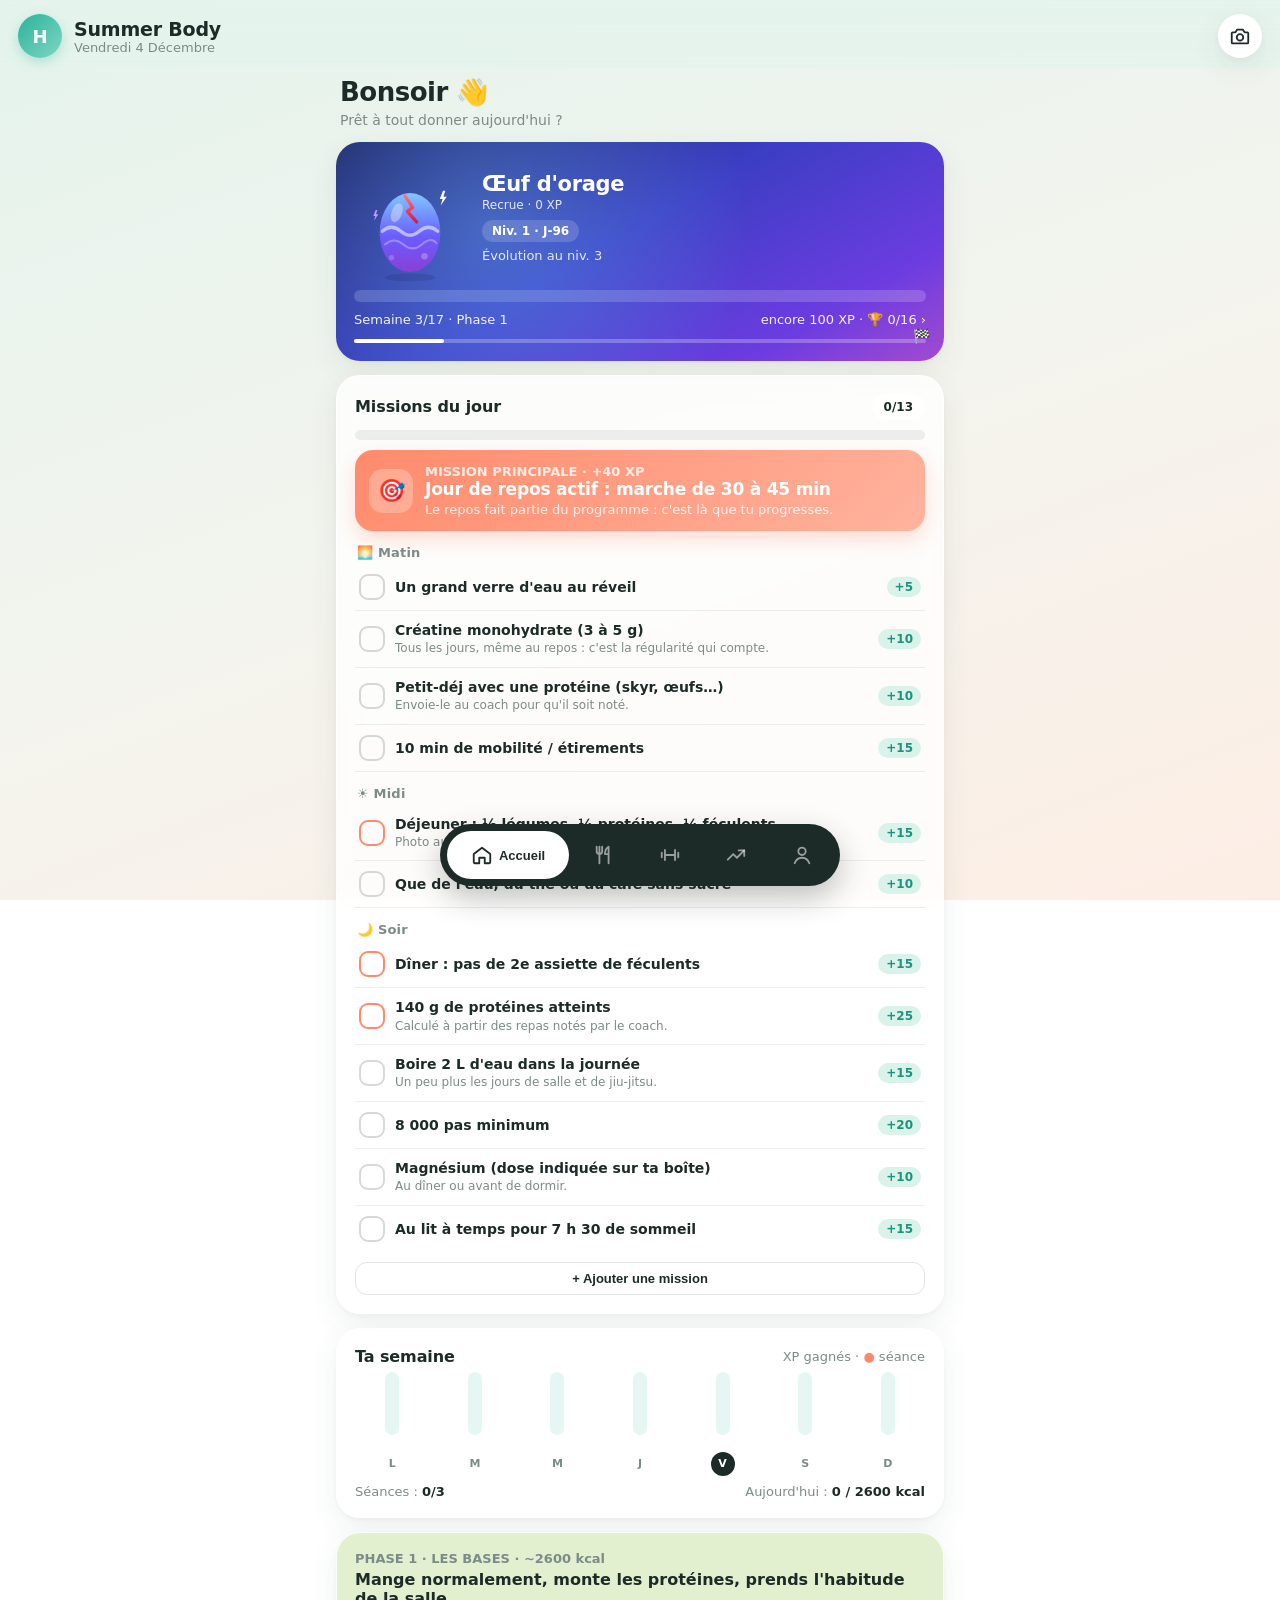
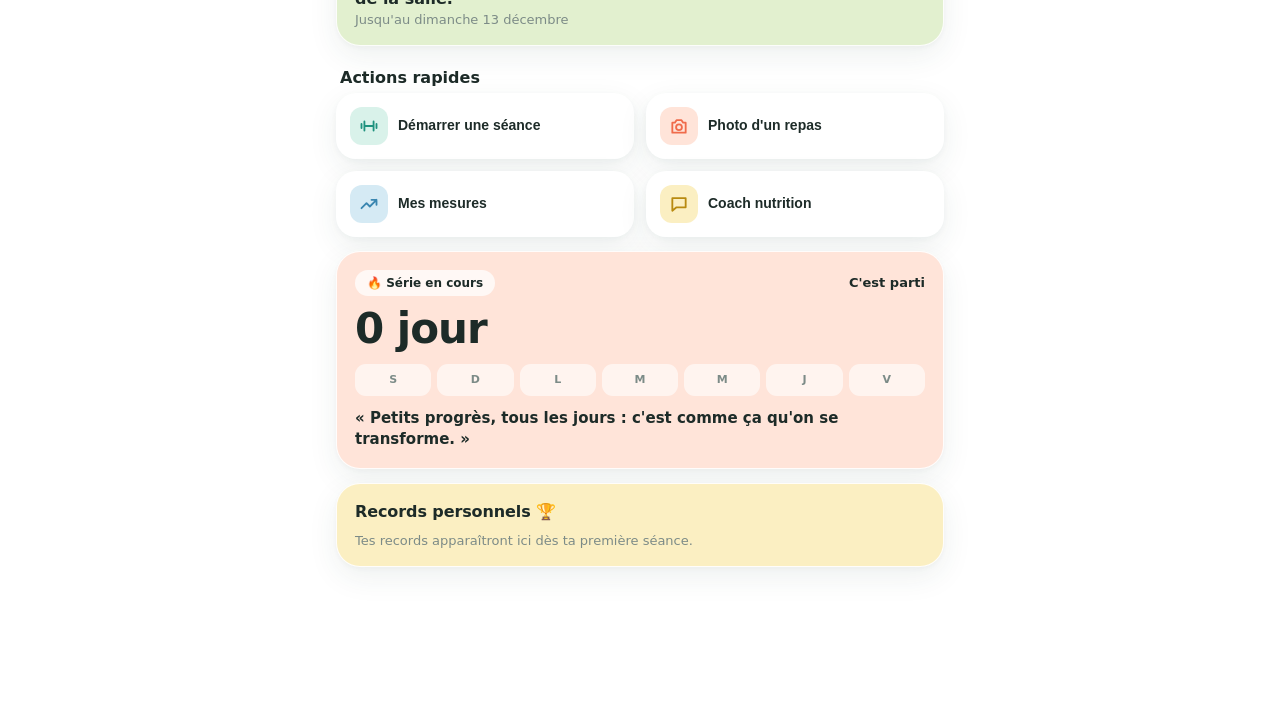
<file: index.html>
<!DOCTYPE html>
<html lang="fr">
<head>
<meta charset="utf-8">
<meta name="viewport" content="width=device-width, initial-scale=1">
<meta name="theme-color" content="#e4f3ec">
<title>Summer Body</title>
<link rel="manifest" href="manifest.webmanifest">
<link rel="icon" href="icon-192.png">
<meta http-equiv="refresh" content="0; url=app.html">
<script>location.replace('app.html' + location.search);</script>
</head>
<body style="background:#e4f3ec;font-family:system-ui;text-align:center;padding-top:40vh">Chargement de Summer Body…</body>
</html>
</file>
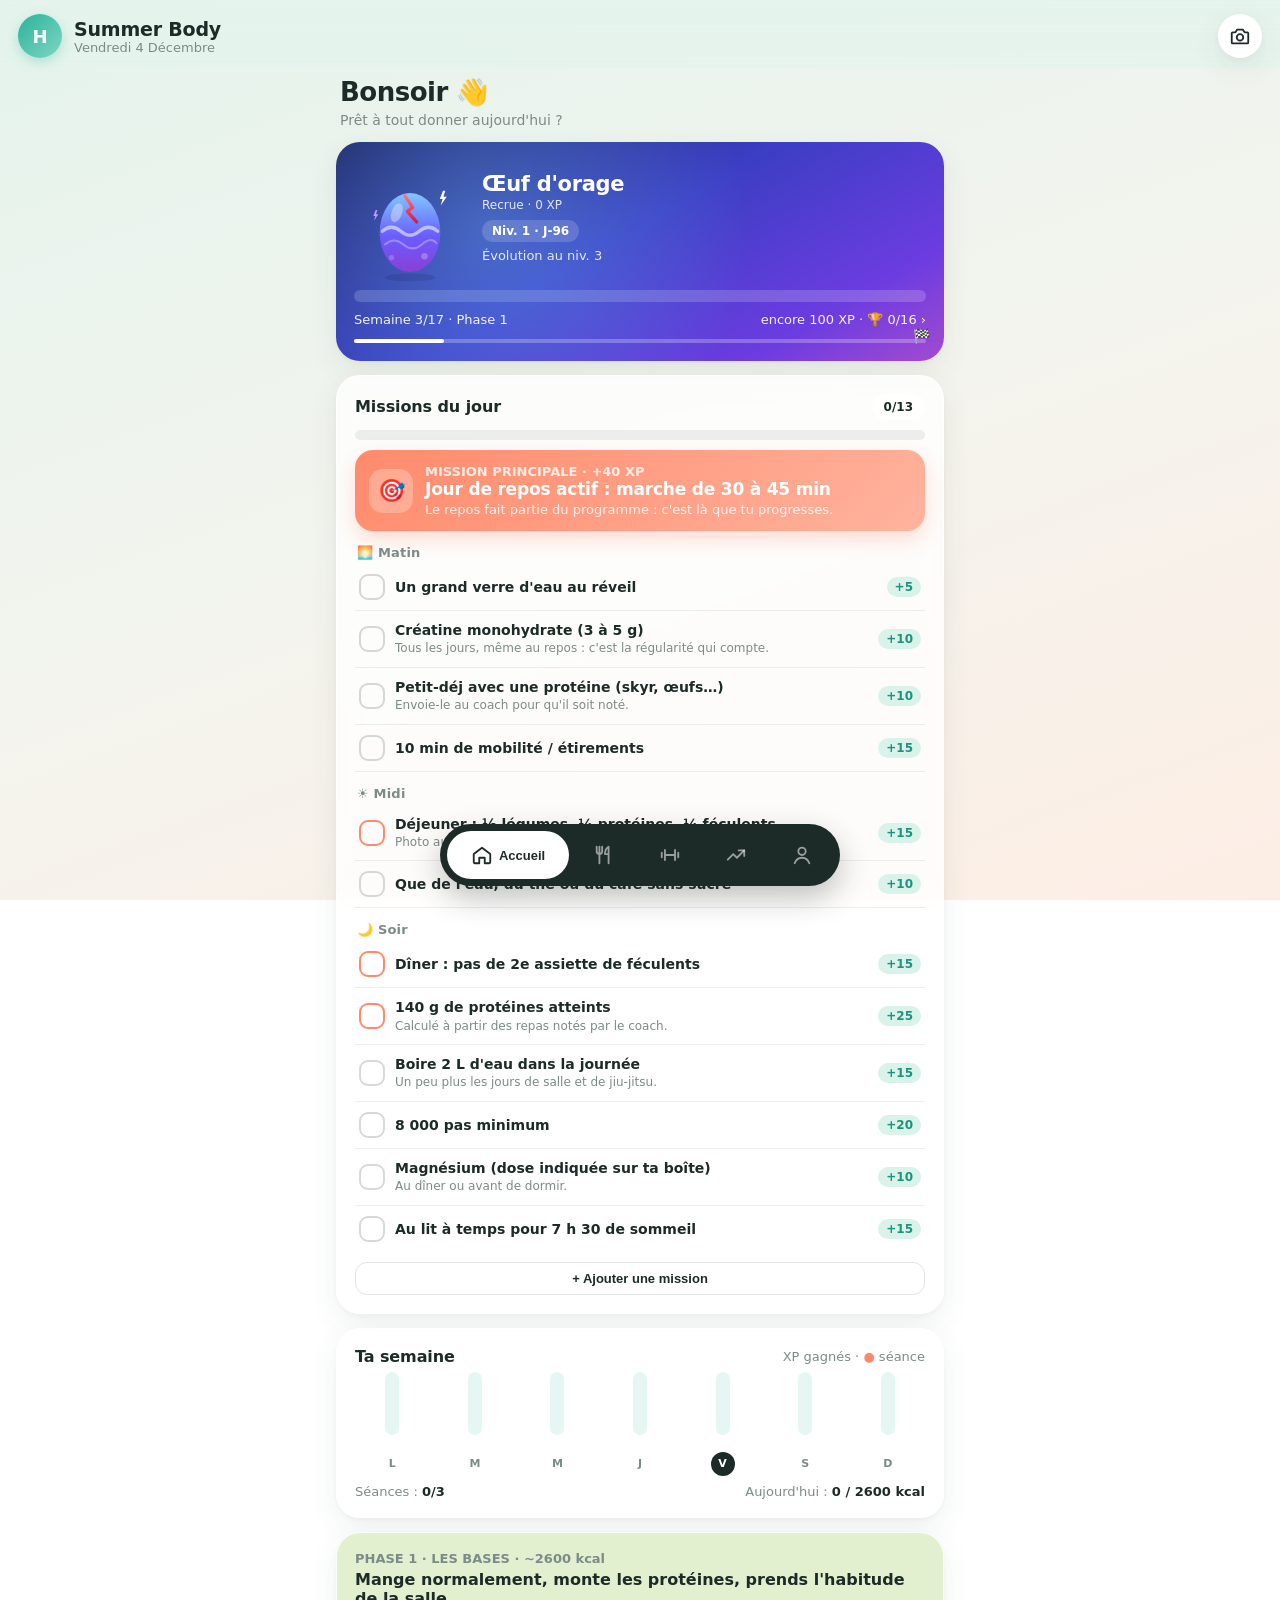
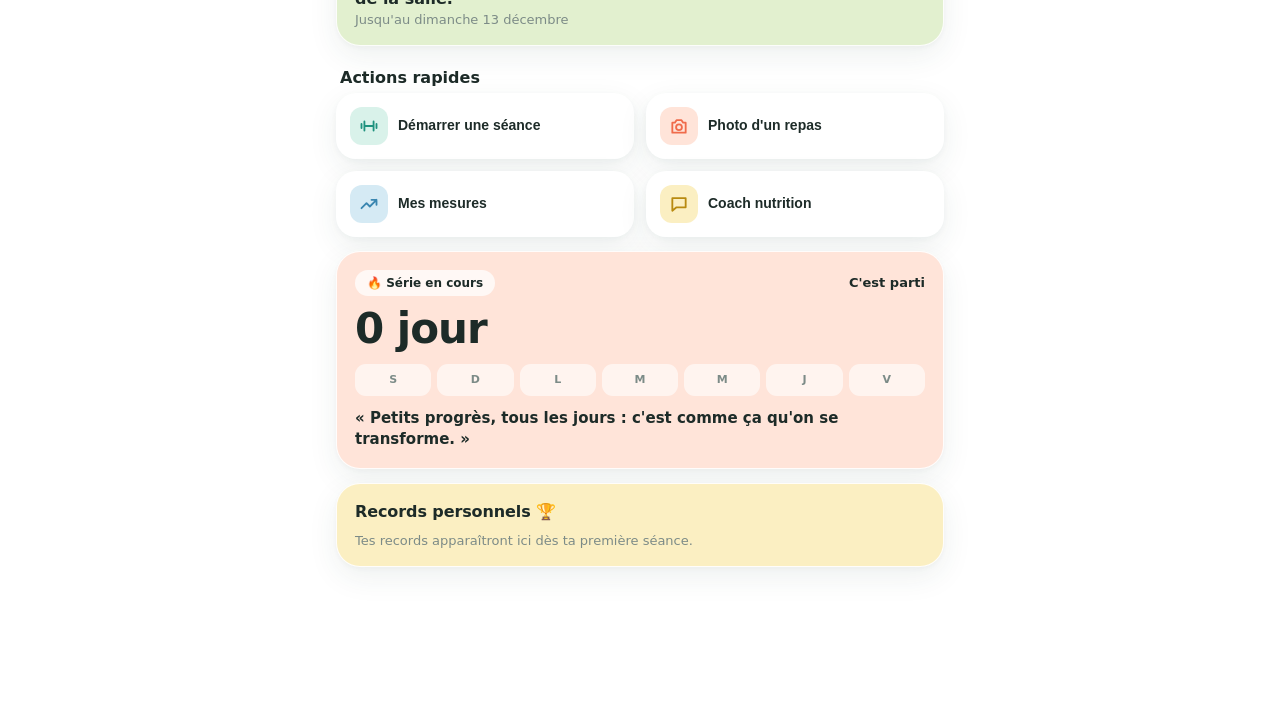
<file: app.html>
<!DOCTYPE html>
<html lang="fr">
<head>
<meta charset="utf-8">
<meta name="viewport" content="width=device-width, initial-scale=1, viewport-fit=cover">
<meta name="theme-color" content="#e4f3ec">
<title>Summer Body</title>
<link rel="manifest" href="manifest.webmanifest">
<link rel="icon" href="icon-192.png">
<link rel="apple-touch-icon" href="icon-192.png">
<style>
/* Summer Body — thème clair pastel (menthe / pêche), cartes arrondies, nav flottante */
:root{
  --bg1:#e4f3ec; --bg2:#fdeee5;
  --card:rgba(255,255,255,.78); --card-solid:#ffffff; --card2:#f2f6f4; --line:rgba(29,43,40,.08);
  --text:#1d2b28; --muted:#7c8b87;
  --teal:#2bb39a; --teal-d:#1f927e; --teal-soft:#d9f2ea;
  --peach:#ff8a6b; --peach-d:#f06b4b; --peach-soft:#ffe4d9;
  --blue-soft:#d5eaf4; --yellow-soft:#fbefc2; --green-soft:#e2f0cf; --lilac-soft:#ebe4f7;
  --good:#2bb39a; --bad:#e5534b;
  --accent:var(--teal); --accent2:var(--peach);
  --shadow:0 10px 30px rgba(38,78,68,.08), 0 2px 6px rgba(38,78,68,.04);
  --r:24px;
}
*{box-sizing:border-box;-webkit-tap-highlight-color:transparent}
html{background:linear-gradient(160deg,var(--bg1) 0%,#f3f4ee 50%,var(--bg2) 100%) fixed;min-height:100%}
body{margin:0;color:var(--text);font-family:"Inter",system-ui,-apple-system,"Segoe UI",Roboto,sans-serif;font-size:16px;
  padding-bottom:calc(110px + env(safe-area-inset-bottom));min-height:100vh}

/* En-tête */
#topbar{position:sticky;top:0;z-index:5;display:flex;align-items:center;gap:12px;padding:14px 18px 10px;padding-top:calc(14px + env(safe-area-inset-top));
  background:linear-gradient(180deg,rgba(228,243,236,.95),rgba(228,243,236,.75));backdrop-filter:blur(12px);-webkit-backdrop-filter:blur(12px)}
#avatar{width:44px;height:44px;border-radius:50%;background:linear-gradient(135deg,var(--teal),#7fd6c3);color:#fff;display:flex;align-items:center;justify-content:center;font-weight:800;font-size:18px;flex-shrink:0;box-shadow:0 4px 12px rgba(43,179,154,.3)}
#topbar .ttl{flex:1;min-width:0}
#topbar h1{margin:0;font-size:19px;font-weight:750;letter-spacing:-.2px}
#date-label{color:var(--muted);font-size:13px;text-transform:capitalize}
#topbar .bell{width:44px;height:44px;border-radius:50%;background:var(--card-solid);display:flex;align-items:center;justify-content:center;box-shadow:var(--shadow);border:0;color:var(--text)}
main{padding:4px 16px 20px;max-width:640px;margin:0 auto}

/* Barre de navigation flottante */
#tabs{position:fixed;z-index:6;left:50%;transform:translateX(-50%);bottom:calc(14px + env(safe-area-inset-bottom));
  display:flex;gap:4px;background:#1d2b28;border-radius:32px;padding:7px;box-shadow:0 12px 30px rgba(29,43,40,.28);width:min(92vw,400px)}
#tabs button{flex:1;background:none;border:0;color:rgba(255,255,255,.55);height:48px;border-radius:24px;display:flex;align-items:center;justify-content:center;gap:6px;font-size:13px;font-weight:650;transition:all .25s}
#tabs button svg{width:22px;height:22px;flex-shrink:0}
#tabs button .lbl{display:none}
#tabs button.active{background:#fff;color:var(--text);flex:2.2}
#tabs button.active .lbl{display:inline}

/* Cartes */
.card{background:var(--card);backdrop-filter:blur(10px);-webkit-backdrop-filter:blur(10px);border-radius:var(--r);padding:18px;margin:14px 0;border:1px solid rgba(255,255,255,.9);box-shadow:var(--shadow)}
.card h2{margin:0 0 12px;font-size:16px;font-weight:700;letter-spacing:-.1px}
.card h3{margin:0 0 6px;font-size:15px}
.card.mint{background:var(--teal-soft)} .card.peach{background:var(--peach-soft)} .card.blue{background:var(--blue-soft)}
.card.yellow{background:var(--yellow-soft)} .card.green{background:var(--green-soft)} .card.lilac{background:var(--lilac-soft)}
.sec-title{display:flex;justify-content:space-between;align-items:baseline;margin:22px 4px 6px;font-weight:700;font-size:16px}
.sec-title a,.sec-title button{font-size:13px;color:var(--teal-d);font-weight:600;background:none;border:0}
.muted{color:var(--muted)} .small{font-size:13px}
.row{display:flex;gap:10px;align-items:center}
.between{justify-content:space-between}
.wrap{flex-wrap:wrap}
.grid2{display:grid;grid-template-columns:1fr 1fr;gap:12px}
.grid3{display:grid;grid-template-columns:repeat(3,1fr);gap:10px}

/* Accueil */
.hello{margin:6px 4px 2px}
.hello .h{font-size:26px;font-weight:800;letter-spacing:-.5px;line-height:1.15}
.hello .s{color:var(--muted);font-size:14px;margin-top:4px}
.progress-card{display:flex;gap:18px;align-items:center}
.ring{position:relative;flex-shrink:0}
.ring svg{display:block;transform:rotate(-90deg)}
.ring .ring-lbl{position:absolute;inset:0;display:flex;flex-direction:column;align-items:center;justify-content:center;text-align:center}
.ring .ring-lbl b{font-size:24px;font-weight:800;letter-spacing:-.5px}
.ring .ring-lbl span{font-size:11px;color:var(--muted)}
.legend{flex:1;display:flex;flex-direction:column;gap:9px;min-width:0}
.legend .li{display:flex;align-items:center;gap:8px;font-size:13px}
.legend .li i{width:8px;height:8px;border-radius:50%;flex-shrink:0}
.legend .li span{flex:1;color:var(--muted);white-space:nowrap;overflow:hidden;text-overflow:ellipsis}
.legend .li b{font-weight:700}
.week-bars{display:flex;justify-content:space-between;align-items:flex-end;height:110px;gap:8px;padding-top:6px}
.week-bars .col{flex:1;display:flex;flex-direction:column;align-items:center;gap:6px;height:100%}
.week-bars .track{flex:1;width:14px;background:rgba(43,179,154,.12);border-radius:10px;display:flex;align-items:flex-end;overflow:hidden;position:relative}
.week-bars .fill{width:100%;background:linear-gradient(180deg,#7fd6c3,var(--teal));border-radius:10px}
.week-bars .col.today .fill{background:linear-gradient(180deg,#ffb39e,var(--peach))}
.week-bars .d{font-size:11px;color:var(--muted);font-weight:600;width:24px;height:24px;border-radius:50%;display:flex;align-items:center;justify-content:center}
.week-bars .col.today .d{background:var(--text);color:#fff}
.week-bars .dot{width:5px;height:5px;border-radius:50%;background:transparent}
.week-bars .dot.on{background:var(--peach)}
.qa{display:grid;grid-template-columns:1fr 1fr;gap:12px}
.qa button{border:0;border-radius:20px;padding:14px;display:flex;align-items:center;gap:10px;text-align:left;font-size:14px;font-weight:650;color:var(--text);box-shadow:var(--shadow);background:var(--card-solid)}
.qa .ic{width:38px;height:38px;border-radius:12px;display:flex;align-items:center;justify-content:center;flex-shrink:0}
.qa .ic svg{width:20px;height:20px}
.streak-card{position:relative;overflow:hidden}
.streak-card .big{font-size:42px;font-weight:800;letter-spacing:-1px;line-height:1}
.pill{display:inline-flex;align-items:center;gap:6px;padding:6px 12px;border-radius:99px;background:rgba(255,255,255,.75);font-size:12px;font-weight:700}
.quote{font-size:15px;font-weight:650;margin-top:12px;line-height:1.4}
.streak-dots{display:flex;gap:6px;margin-top:14px}
.streak-dots span{flex:1;height:32px;border-radius:11px;background:rgba(255,255,255,.6);display:flex;align-items:center;justify-content:center;font-size:11px;font-weight:700;color:var(--muted)}
.streak-dots span.on{background:var(--peach);color:#fff}
.gauge-wrap{display:flex;align-items:center;gap:14px}
.gauge-wrap .gtxt{flex:1}
.gauge-wrap .gtxt .big{font-size:32px;font-weight:800;letter-spacing:-.8px}

.stat{background:var(--card-solid);border-radius:20px;padding:14px;box-shadow:var(--shadow)}
.stat .v{font-size:22px;font-weight:800;letter-spacing:-.4px}
.stat .l{font-size:12px;color:var(--muted);margin-top:3px}

.bar{height:10px;background:rgba(29,43,40,.07);border-radius:99px;overflow:hidden;margin-top:10px}
.bar > i{display:block;height:100%;background:linear-gradient(90deg,var(--peach),#ffb39e);border-radius:99px;transition:width .6s}
.bar.teal > i{background:linear-gradient(90deg,var(--teal),#7fd6c3)}

/* Boutons */
.btn{appearance:none;border:0;border-radius:16px;padding:13px 18px;font-size:15px;font-weight:700;background:var(--card-solid);color:var(--text);box-shadow:0 2px 6px rgba(29,43,40,.06)}
.btn.primary{background:var(--teal);color:#fff;box-shadow:0 8px 18px rgba(43,179,154,.3)}
.btn.coral{background:var(--peach);color:#fff;box-shadow:0 8px 18px rgba(255,138,107,.3)}
.btn.ghost{background:transparent;border:1.5px solid rgba(29,43,40,.12);box-shadow:none}
.btn.danger{background:transparent;color:var(--bad);border:1.5px solid rgba(229,83,75,.3);box-shadow:none}
.btn.block{width:100%}
.btn.sm{padding:8px 12px;font-size:13px;border-radius:12px}
.btn.round{width:42px;height:42px;padding:0;border-radius:50%;display:inline-flex;align-items:center;justify-content:center}
.fab{position:fixed;right:20px;bottom:calc(92px + env(safe-area-inset-bottom));z-index:4;width:58px;height:58px;border-radius:50%;border:0;background:var(--peach);color:#fff;font-size:30px;font-weight:500;box-shadow:0 10px 24px rgba(255,138,107,.4)}

label{display:block;font-size:13px;color:var(--muted);margin:12px 0 5px;font-weight:600}
input,textarea,select{width:100%;background:var(--card-solid);border:1.5px solid rgba(29,43,40,.08);color:var(--text);border-radius:14px;padding:12px 13px;font-size:16px;font-family:inherit}
textarea{min-height:80px;resize:vertical}
input:focus,textarea:focus,select:focus{outline:none;border-color:var(--teal);box-shadow:0 0 0 3px rgba(43,179,154,.15)}

/* Repas */
.day-head{display:flex;justify-content:space-between;align-items:baseline;margin:20px 6px 6px;font-weight:700;text-transform:capitalize}
.meal{display:flex;gap:12px;align-items:center;padding:10px 12px 10px 10px;background:var(--card-solid);border-radius:20px;margin:10px 0;box-shadow:var(--shadow)}
.meal img,.thumb-ph{width:58px;height:58px;border-radius:50%;object-fit:cover;background:var(--peach-soft);flex-shrink:0;display:flex;align-items:center;justify-content:center;font-size:24px}
.meal .info{flex:1;min-width:0}
.meal .desc{white-space:nowrap;overflow:hidden;text-overflow:ellipsis;font-weight:650}
.meal .check{width:30px;height:30px;border-radius:50%;background:var(--teal);color:#fff;display:flex;align-items:center;justify-content:center;font-size:15px;flex-shrink:0}
.meal .check.off{background:transparent;border:1.5px solid rgba(29,43,40,.15);color:var(--muted)}
.kcal{font-weight:750;color:var(--peach-d)}
.pending{color:var(--muted);font-style:italic;font-size:13px}
.chip{display:inline-block;padding:3px 9px;border-radius:99px;background:var(--card2);font-size:12px;color:var(--muted);margin:2px 4px 2px 0;font-weight:600}
.chip.good{color:var(--teal-d);background:var(--teal-soft)} .chip.acc{color:var(--peach-d);background:var(--peach-soft)}
.macros{display:grid;grid-template-columns:repeat(3,1fr);gap:10px;margin-top:12px}
.macro{background:var(--card-solid);border-radius:18px;padding:12px;box-shadow:var(--shadow);display:flex;flex-direction:column;align-items:center;gap:6px}
.macro .t{font-size:12px;color:var(--muted);font-weight:600}
.macro .v{font-size:18px;font-weight:800}
.photo-preview{width:100%;max-height:300px;object-fit:cover;border-radius:18px;margin-top:8px;background:var(--card2)}

.seg{display:flex;background:rgba(255,255,255,.6);border-radius:18px;padding:5px;margin:6px 0 12px;box-shadow:inset 0 0 0 1px rgba(255,255,255,.9)}
.seg button{flex:1;border:0;background:none;color:var(--muted);padding:10px;border-radius:14px;font-size:14px;font-weight:700}
.seg button.on{background:var(--teal);color:#fff;box-shadow:0 6px 14px rgba(43,179,154,.28)}

/* Feuille (bottom sheet) */
#sheet-backdrop{position:fixed;inset:0;background:rgba(29,43,40,.35);backdrop-filter:blur(3px);z-index:20}
#sheet{position:fixed;left:0;right:0;bottom:0;z-index:21;background:#fbfcfb;border-radius:28px 28px 0 0;max-height:92vh;overflow:auto;padding:12px 18px calc(24px + env(safe-area-inset-bottom));max-width:640px;margin:0 auto;box-shadow:0 -10px 40px rgba(29,43,40,.15)}
#sheet::before{content:"";display:block;width:40px;height:5px;border-radius:9px;background:rgba(29,43,40,.15);margin:0 auto 14px}
#sheet h2{margin:0 0 6px;font-size:20px;font-weight:800}
#sheet .card{backdrop-filter:none}
.sheet-actions{display:flex;gap:10px;margin-top:20px}
.sheet-actions .btn{flex:1}

#toast{position:fixed;left:50%;transform:translateX(-50%);bottom:calc(160px + env(safe-area-inset-bottom));background:var(--text);color:#fff;padding:11px 18px;border-radius:16px;z-index:30;font-size:14px;font-weight:600;box-shadow:0 10px 26px rgba(29,43,40,.3);max-width:90%}

/* Séances */
.wk-card{position:relative;border-radius:var(--r);padding:20px;margin:12px 0;overflow:hidden;min-height:118px;box-shadow:var(--shadow);display:flex;flex-direction:column;justify-content:space-between}
.wk-card .nm{font-size:19px;font-weight:800;letter-spacing:-.3px;max-width:62%;line-height:1.2}
.wk-card .meta{font-size:13px;color:rgba(29,43,40,.6);margin-top:4px;max-width:62%}
.wk-card .art{position:absolute;right:-6px;bottom:-8px;width:130px;height:130px;opacity:.95}
.wk-card .go{margin-top:12px;width:40px;height:40px;border-radius:50%;background:var(--text);color:#fff;border:0;display:flex;align-items:center;justify-content:center;font-size:18px}
.wk-card .tag{position:absolute;top:16px;right:16px}
.ex{background:var(--card-solid);border-radius:20px;padding:14px;margin:12px 0;box-shadow:var(--shadow)}
.ex-head{display:flex;justify-content:space-between;align-items:baseline;gap:8px}
.ex-head b{font-size:16px}
.set{display:grid;grid-template-columns:28px 1fr 1fr 46px;gap:8px;align-items:center;margin-top:8px}
.set .n{color:var(--muted);font-size:13px;text-align:center;font-weight:700}
.set input{padding:10px 8px;text-align:center;background:var(--card2);border-color:transparent}
.set .ok{height:44px;border-radius:14px;border:1.5px solid rgba(29,43,40,.1);background:#fff;color:var(--muted);font-size:18px}
.set .ok.done{background:var(--teal);color:#fff;border-color:transparent;box-shadow:0 6px 14px rgba(43,179,154,.3)}
.prev{font-size:12px;color:var(--muted);margin-top:4px}
#timer-slot{position:sticky;top:calc(78px + env(safe-area-inset-top));z-index:5}
a.btn{text-decoration:none;display:flex;justify-content:center}
.timer{background:var(--text);color:#fff;border-radius:22px;padding:10px 12px;font-weight:750;display:flex;gap:12px;align-items:center;margin-bottom:6px;box-shadow:0 10px 24px rgba(29,43,40,.25);transition:background .2s}
.timer.hot{background:#e8664a}
.timer .btn{background:rgba(255,255,255,.15);color:#fff;box-shadow:none;padding:8px 10px}
.t-ring{--p:0;flex:none;width:62px;height:62px;border-radius:50%;display:grid;place-items:center;background:conic-gradient(#7fe0c9 calc(var(--p)*1%),rgba(255,255,255,.14) 0)}
.t-num{width:50px;height:50px;border-radius:50%;background:inherit;display:grid;place-items:center;font-size:17px;font-variant-numeric:tabular-nums;background:var(--text)}
.timer.hot .t-num{background:#e8664a}
.t-mid{flex:1;min-width:0}
.t-lbl{font-size:13px;line-height:1.25;display:-webkit-box;-webkit-line-clamp:2;-webkit-box-orient:vertical;overflow:hidden}
.t-bar{height:6px;border-radius:6px;background:rgba(255,255,255,.15);margin-top:7px;overflow:hidden}
.t-bar i{display:block;height:100%;background:#7fe0c9;border-radius:6px;transition:width .25s linear}
.t-btns{display:flex;flex-direction:column;gap:6px}
.ex-top{display:flex;gap:12px;align-items:flex-start}
.demo-th{position:relative;flex:none;width:104px;padding:0;border:0;background:none;border-radius:14px;cursor:pointer}
.demo-th .play{position:absolute;right:6px;bottom:6px;width:22px;height:22px;border-radius:50%;background:rgba(255,255,255,.92);color:var(--teal,#2bb39a);font-size:10px;display:grid;place-items:center;box-shadow:0 2px 6px rgba(0,0,0,.18)}
.anim{position:relative;display:block;width:100%;aspect-ratio:3/2;overflow:hidden;border-radius:14px;background:#eef3f1}
.anim img{position:absolute;inset:0;width:100%;height:100%;object-fit:cover}
.anim.flip img+img{animation:demoflip 2.2s ease-in-out infinite}
@keyframes demoflip{0%,38%{opacity:0}50%,88%{opacity:1}100%{opacity:0}}
.anim .ph{display:none}
.anim.off img{display:none}.anim.off .ph,.anim.none span{display:grid;place-items:center;position:absolute;inset:0;font-size:22px;opacity:.6}
.anim.big{border-radius:18px;margin-top:10px}
.anim.mini{width:64px;flex:none;border-radius:10px}
.cues{margin:12px 0 0;padding-left:20px;line-height:1.55;font-size:14px}
.cues li{margin-bottom:4px}
.link-btn{background:none;border:0;padding:4px 0 0;color:var(--teal,#2bb39a);font-weight:700;cursor:pointer}
.demo-list{display:flex;flex-direction:column;gap:8px;margin-top:10px}
.demo-row{display:flex;align-items:center;gap:10px;background:rgba(255,255,255,.7);border:0;border-radius:14px;padding:6px 10px 6px 6px;text-align:left;cursor:pointer;color:inherit;font:inherit}
.demo-row>span:nth-child(2){flex:1;min-width:0;display:flex;flex-direction:column}
.pr{color:var(--peach-d);font-weight:800}
.list-row{display:flex;justify-content:space-between;align-items:center;padding:12px 0;border-bottom:1px solid var(--line);gap:10px}
.list-row:last-child{border-bottom:0}
.icn{width:40px;height:40px;border-radius:14px;display:flex;align-items:center;justify-content:center;flex-shrink:0;font-size:18px}

table{width:100%;border-collapse:collapse;font-size:14px}
th,td{text-align:left;padding:10px 6px;border-bottom:1px solid var(--line)}
th{color:var(--muted);font-weight:600;font-size:12px}
tr:last-child td{border-bottom:0}

.empty{text-align:center;padding:36px 14px;color:var(--muted)}
.empty .big{font-size:44px;margin-bottom:10px}
svg.chart{width:100%;height:auto;display:block}
pre.code{background:var(--card2);padding:12px;border-radius:14px;font-size:12px;overflow:auto;white-space:pre-wrap}
details summary{cursor:pointer}

/* Chat nutrition */
#chat{display:flex;flex-direction:column;gap:9px;padding-bottom:150px}
.msg{max-width:84%;padding:11px 14px;border-radius:20px;line-height:1.45;font-size:15px;word-wrap:break-word}
.msg.user{align-self:flex-end;background:var(--teal);color:#fff;border-bottom-right-radius:6px;box-shadow:0 6px 16px rgba(43,179,154,.25)}
.msg.assistant{align-self:flex-start;background:var(--card-solid);border-bottom-left-radius:6px;box-shadow:var(--shadow)}
.msg img{display:block;width:100%;max-width:240px;border-radius:14px;margin-bottom:7px}
.logged{align-self:flex-start;font-size:13px;background:var(--teal-soft);color:var(--teal-d);padding:8px 12px;border-radius:14px;max-width:90%;font-weight:600}
.logged b{color:var(--text);font-weight:700}
.typing{display:flex;gap:5px;padding:15px 17px}
.typing span{width:7px;height:7px;border-radius:50%;background:var(--muted);animation:blink 1.2s infinite}
.typing span:nth-child(2){animation-delay:.2s}.typing span:nth-child(3){animation-delay:.4s}
@keyframes blink{0%,80%,100%{opacity:.25}40%{opacity:1}}
#composer{position:fixed;left:50%;transform:translateX(-50%);width:min(94vw,600px);bottom:calc(84px + env(safe-area-inset-bottom));z-index:4;background:rgba(255,255,255,.92);backdrop-filter:blur(12px);-webkit-backdrop-filter:blur(12px);border-radius:24px;padding:8px;box-shadow:0 10px 30px rgba(29,43,40,.14)}
#composer textarea{min-height:44px;height:44px;max-height:120px;padding:11px 12px;resize:none;flex:1;border:0;background:var(--card2)}
#composer .btn{height:44px;min-width:44px;padding:0 12px;font-size:18px;border-radius:16px}
#c-prevwrap{position:relative;display:inline-block;margin:2px 0 8px 4px}
#c-prevwrap[hidden]{display:none}
#c-prev{height:70px;border-radius:12px;display:block}
#c-rm{position:absolute;top:-8px;right:-8px;width:24px;height:24px;border-radius:50%;border:0;background:var(--text);color:#fff;font-size:15px}
html,body{overflow-x:clip}
.stat{min-width:0;overflow:hidden}
.stat .v{white-space:nowrap;overflow:hidden;text-overflow:ellipsis}
.qa button{min-height:66px;line-height:1.25}

/* Gamification : carte niveau */
.level-card{background:linear-gradient(135deg,#1f927e 0%,#2bb39a 55%,#5cc9a7 100%);color:#fff;border:0;cursor:pointer}
.level-card .lvl-badge{width:54px;height:54px;border-radius:18px;background:rgba(255,255,255,.18);border:2px solid rgba(255,255,255,.55);display:flex;align-items:center;justify-content:center;font-size:24px;font-weight:900}
.level-card .lv-t{font-size:19px;font-weight:800;letter-spacing:-.3px}
.level-card .lv-j{font-size:26px;font-weight:900;letter-spacing:-.5px}
.xpbar{height:12px;background:rgba(255,255,255,.22);border-radius:99px;overflow:hidden;margin-top:14px}
.xpbar > i{display:block;height:100%;background:linear-gradient(90deg,#ffd27a,#ff8a6b);border-radius:99px;transition:width .8s}
.journey{position:relative;height:4px;background:rgba(255,255,255,.25);border-radius:9px;margin-top:12px}
.journey > i{display:block;height:100%;background:#fff;border-radius:9px}
.journey .flag{position:absolute;right:-4px;top:-11px;font-size:14px}
.lvl-burst{width:110px;height:110px;margin:0 auto;border-radius:32px;background:linear-gradient(135deg,var(--teal),#7fd6c3);color:#fff;font-size:52px;font-weight:900;display:flex;align-items:center;justify-content:center;box-shadow:0 14px 34px rgba(43,179,154,.45);animation:pop .6s cubic-bezier(.2,1.6,.4,1)}
@keyframes pop{0%{transform:scale(.3) rotate(-10deg);opacity:0}100%{transform:scale(1) rotate(0);opacity:1}}

/* Missions du jour */
.missions .slot-h{font-size:13px;font-weight:800;color:var(--muted);margin:14px 2px 4px;letter-spacing:.2px}
.task{display:flex;align-items:center;gap:10px;padding:10px 4px;border-bottom:1px solid var(--line);cursor:pointer}
.task:last-of-type{border-bottom:0}
.task .tick{width:26px;height:26px;border-radius:9px;border:2px solid rgba(29,43,40,.18);display:flex;align-items:center;justify-content:center;color:#fff;font-weight:800;font-size:14px;flex-shrink:0;transition:all .2s}
.task.hi .tick{border-color:var(--peach)}
.task.done .tick{background:var(--teal);border-color:var(--teal)}
.task .tl{flex:1;min-width:0;display:flex;flex-direction:column}
.task .tx{font-size:14px;font-weight:600;line-height:1.3}
.task.done .tx{color:var(--muted);text-decoration:line-through;text-decoration-color:rgba(29,43,40,.3)}
.task .th{font-size:12px;color:var(--muted);margin-top:2px;line-height:1.3}
.task .xp{font-size:12px;font-weight:800;color:var(--teal-d);background:var(--teal-soft);padding:3px 8px;border-radius:99px;white-space:nowrap}
.task .rm{border:0;background:none;color:var(--muted);font-size:18px;padding:0 4px}
.main-mission{display:flex;gap:12px;align-items:center;background:linear-gradient(135deg,var(--peach),#ffb39e);color:#fff;border-radius:18px;padding:14px;margin-top:10px;cursor:pointer;box-shadow:0 8px 20px rgba(255,138,107,.3)}
.main-mission .mm-ic{width:44px;height:44px;border-radius:14px;background:rgba(255,255,255,.25);display:flex;align-items:center;justify-content:center;font-size:22px;font-weight:900;flex-shrink:0}
.main-mission .mm-t{font-size:17px;font-weight:800;letter-spacing:-.2px;line-height:1.25}
.main-mission.done{background:linear-gradient(135deg,var(--teal),#7fd6c3);box-shadow:0 8px 20px rgba(43,179,154,.3)}
.warmup summary{cursor:pointer;list-style:none}

/* Trophées */
.badges{display:grid;grid-template-columns:repeat(2,1fr);gap:10px;margin-top:12px}
.badge{background:var(--card2);border-radius:16px;padding:12px;text-align:center;opacity:.45;filter:grayscale(1)}
.badge.on{background:var(--yellow-soft);opacity:1;filter:none}
.badge .bi{font-size:28px}
.badge .bn{font-weight:800;font-size:13px;margin-top:4px}
.badge .bd{font-size:11px;color:var(--muted);margin-top:2px;line-height:1.3}

/* Compagnon Volthys */
.mon{width:100%;height:100%;overflow:visible}
.mon .bob{animation:monBob 2.8s ease-in-out infinite;transform-origin:100px 190px}
.mon .wobble{animation:monWobble 3s ease-in-out infinite;transform-origin:100px 180px}
.mon .eye{animation:monBlink 4.5s infinite;transform-box:fill-box;transform-origin:center}
.mon .spark{animation:monFlick 1.1s steps(2) infinite}
.mon .s2{animation-delay:.5s}
.mon .glow{filter:drop-shadow(0 0 4px currentColor);animation:monGlow 2s ease-in-out infinite}
.mon .aura{animation:monAura 3s ease-in-out infinite;transform-origin:100px 96px}
.mon .wing{animation:monWing 3.2s ease-in-out infinite;transform-origin:100px 90px}
.mon.sleepy .bob{animation-duration:5s}
.mon.sleepy .eye{transform:scaleY(.12);animation:none}
.mon .zz{animation:monZ 2.4s ease-in-out infinite}.mon .z2{animation-delay:1.2s}
.mon.happy .bob{animation:monJump .5s ease-out 3}
@keyframes monBob{0%,100%{transform:translateY(0) scale(1,1)}50%{transform:translateY(-6px) scale(1.01,.99)}}
@keyframes monWobble{0%,100%{transform:rotate(0)}20%{transform:rotate(-4deg)}40%{transform:rotate(3deg)}60%{transform:rotate(-2deg)}80%{transform:rotate(0)}}
@keyframes monBlink{0%,92%,100%{transform:scaleY(1)}95%{transform:scaleY(.1)}}
@keyframes monFlick{0%{opacity:1}100%{opacity:.25}}
@keyframes monGlow{0%,100%{opacity:1}50%{opacity:.65}}
@keyframes monAura{0%,100%{transform:scale(.95);opacity:.8}50%{transform:scale(1.05);opacity:1}}
@keyframes monWing{0%,100%{transform:scaleY(1)}50%{transform:scaleY(1.06) translateY(-3px)}}
@keyframes monZ{0%{opacity:0;transform:translate(0,6px)}50%{opacity:1}100%{opacity:0;transform:translate(6px,-8px)}}
@keyframes monJump{0%,100%{transform:translateY(0)}40%{transform:translateY(-22px)}}

.mon-card{background:linear-gradient(150deg,#1d2266 0%,#3c3ec4 45%,#6c3ce0 80%,#a24bd0 100%);color:#fff;border:0;cursor:pointer;position:relative;overflow:hidden}
.mon-card::before{content:"";position:absolute;inset:0;background:radial-gradient(circle at 25% 40%,rgba(110,200,255,.35),transparent 55%);pointer-events:none}
.mon-wrap{display:flex;gap:12px;align-items:center;position:relative}
.mon-stage{width:132px;height:132px;flex-shrink:0;margin:-8px -6px -8px -10px}
.mon-info{flex:1;min-width:0}
.mon-name{font-size:21px;font-weight:900;letter-spacing:-.3px}
.mon-sub{font-size:12px;opacity:.85;margin-top:2px}
.mon-lv{display:inline-flex;gap:6px;align-items:center;background:rgba(255,255,255,.16);border-radius:99px;padding:4px 10px;font-size:12px;font-weight:800;margin-top:8px}
.mon-card .xpbar{background:rgba(255,255,255,.18)}
.evo-grid{display:grid;grid-template-columns:repeat(3,1fr);gap:8px;margin-top:12px}
.evo{background:var(--card2);border-radius:16px;padding:6px 6px 8px;text-align:center}
.evo .mon-s{height:86px}
.evo .en{font-size:12px;font-weight:800}.evo .el{font-size:11px;color:var(--muted)}
.evo.locked .mon{filter:brightness(0) opacity(.25)}
.evo.cur{background:linear-gradient(150deg,#dfe2ff,#eadcff);box-shadow:inset 0 0 0 2px #6c3ce0}
.evolve-flash{animation:evoFlash 2.2s ease-out}
@keyframes evoFlash{0%{filter:brightness(0) invert(1);transform:scale(.6)}35%{filter:brightness(0) invert(1);transform:scale(1.15)}60%{filter:brightness(2.2)}100%{filter:none;transform:scale(1)}}

/* Agenda */
.cal-h{display:grid;grid-template-columns:repeat(7,minmax(0,1fr));text-align:center;font-size:11px;font-weight:800;color:var(--muted);margin:14px 0 6px}
.cal{display:grid;grid-template-columns:repeat(7,minmax(0,1fr));gap:5px}
.cal-d{position:relative;aspect-ratio:1/1.1;border-radius:12px;background:var(--card2);display:flex;flex-direction:column;align-items:center;justify-content:center;gap:1px;cursor:pointer;font-size:12px}
.cal-d.empty{background:none;cursor:default}
.cal-d .cn{font-weight:700;color:var(--muted);font-size:11px}
.cal-d .ci{font-size:12px;font-weight:900;line-height:1;min-height:12px}
.cal-d .cc{position:absolute;top:-4px;right:-3px;font-size:11px}
.cal-d .cx{position:absolute;bottom:2px;right:4px;font-size:10px;font-weight:900;color:var(--peach-d)}
.cal-d.gym{background:var(--teal-soft)}.cal-d.gym .ci{color:var(--teal-d)}
.cal-d.jjb{background:var(--lilac-soft)}
.cal-d.rest{background:#f1f3f2}
.cal-d.off{opacity:.35}
.cal-d.deload{box-shadow:inset 0 -3px 0 #9fd58a}
.cal-d.done.gym{background:var(--teal);}.cal-d.done.gym .cn,.cal-d.done.gym .ci{color:#fff}
.cal-d.done.jjb{background:#7b5ce0}.cal-d.done.jjb .cn,.cal-d.done.jjb .ci{color:#fff}
.cal-d.missed{box-shadow:inset 0 0 0 2px rgba(229,83,75,.45)}
.cal-d.today{outline:2.5px solid var(--text);outline-offset:1px}
.cal-legend{display:flex;flex-wrap:wrap;gap:6px 12px;margin-top:12px}
.cal-legend .lg{display:inline-block;width:10px;height:10px;border-radius:4px;margin-right:4px;vertical-align:-1px}
.lg.gym{background:var(--teal-soft);box-shadow:inset 0 0 0 1px var(--teal)}.lg.jjb{background:var(--lilac-soft);box-shadow:inset 0 0 0 1px #7b5ce0}.lg.rest{background:#f1f3f2;box-shadow:inset 0 0 0 1px #ccc}.lg.done{background:var(--teal)}

/* v2.3 : charge suggérée, bilan, comparateur */
.sugg{display:flex;align-items:center;gap:8px;justify-content:space-between;background:var(--teal-soft);border-radius:12px;padding:8px 10px;margin-top:8px;font-size:13px;font-weight:600}
.sugg.up{background:#ffe8d9}
.sugg .btn{flex:none}
.rp-grid{display:grid;grid-template-columns:repeat(3,minmax(0,1fr));gap:8px;margin-top:12px}
.rp-grid>div{background:rgba(255,255,255,.75);border-radius:14px;padding:10px 6px;text-align:center;display:flex;flex-direction:column}
.rp-grid b{font-size:18px;font-weight:800}
.rp-grid span{font-size:11px;color:var(--muted)}
.report{background:linear-gradient(135deg,#eaf7f2,#fdf0e7)}
.cmp{position:relative;width:100%;aspect-ratio:3/4;border-radius:18px;overflow:hidden;margin-top:12px;background:#eef3f1}
.cmp img{position:absolute;inset:0;width:100%;height:100%;object-fit:cover}
.cmp-line{position:absolute;top:0;bottom:0;width:3px;margin-left:-1px;background:#fff;box-shadow:0 0 8px rgba(0,0,0,.35)}
.cmp-tag{position:absolute;top:10px;background:rgba(0,0,0,.55);color:#fff;font-size:12px;font-weight:700;padding:4px 8px;border-radius:10px}
.cmp-tag.l{left:10px}.cmp-tag.r{right:10px}

/* v2.4 : alternatives */
.chips{display:flex;flex-wrap:wrap;gap:6px}
.chip{border:0;border-radius:999px;padding:6px 10px;font:inherit;font-size:12px;font-weight:700;background:rgba(255,255,255,.8);color:var(--text);box-shadow:0 1px 3px rgba(0,0,0,.08);cursor:pointer}
.chip.on{background:var(--teal);color:#fff}
.alt-list{display:flex;flex-direction:column;gap:8px;margin-top:10px}
.alt-row{display:flex;gap:10px;align-items:center;background:rgba(255,255,255,.75);border:0;border-radius:14px;padding:8px;text-align:left;font:inherit;color:inherit}
.alt-row.cur{outline:2px solid var(--teal)}
.alt-row.orig{cursor:pointer}
.alt-row>span:nth-child(2),.alt-txt{flex:1;min-width:0;display:flex;flex-direction:column;gap:2px}
.alt-tags{display:flex;flex-wrap:wrap;gap:4px;margin-top:2px}
.alt-tags i{font-style:normal;font-size:10.5px;background:var(--teal-soft);border-radius:8px;padding:1px 6px}
.alt-btns{display:flex;flex-direction:column;gap:6px;align-items:flex-end;flex:none}
.demo-row .demo-in{display:flex;align-items:center;gap:10px;flex:1;min-width:0;background:none;border:0;padding:0;text-align:left;font:inherit;color:inherit;cursor:pointer}
.demo-row .demo-in>span:nth-child(2){flex:1;min-width:0;display:flex;flex-direction:column}

/* v2.5 : voix */
.msg.assistant{position:relative;padding-right:34px}
.say{position:absolute;right:6px;bottom:6px;border:0;background:var(--teal-soft);border-radius:50%;width:24px;height:24px;font-size:12px;line-height:24px;padding:0;cursor:pointer}
#c-mic.rec{background:#e8664a;color:#fff;animation:recpulse 1s ease-in-out infinite}
@keyframes recpulse{50%{box-shadow:0 0 0 8px rgba(232,102,74,.25)}}
#voice{position:fixed;inset:0;z-index:60;display:flex;flex-direction:column;padding:calc(16px + env(safe-area-inset-top)) 18px calc(22px + env(safe-area-inset-bottom));background:radial-gradient(120% 80% at 50% 25%,#2d2a6e 0%,#1b1d4a 55%,#11132e 100%);color:#fff}
.vc-top{display:flex;justify-content:space-between;align-items:center}
.vc-top .btn{background:rgba(255,255,255,.14);color:#fff;box-shadow:none}
.vc-auto{display:flex;gap:6px;align-items:center;opacity:.85}.vc-auto input{width:auto}
.vc-mid{flex:1;display:flex;flex-direction:column;align-items:center;justify-content:center;gap:14px;text-align:center;overflow:auto;min-height:0}
.vc-orb{position:relative;width:150px;height:150px;border-radius:50%;display:grid;place-items:center;font-size:54px;background:radial-gradient(circle at 35% 30%,#8fe9ff,#5b6cff 45%,#8a3cff 75%,#ff4f6d);box-shadow:0 0 60px rgba(120,120,255,.5);flex:none;cursor:pointer}
.vc-ring{position:absolute;inset:-10px;border-radius:50%;border:2px solid rgba(143,233,255,.5);opacity:0}
#voice[data-state=listen] .vc-ring{animation:vring 1.4s ease-out infinite}
#voice[data-state=listen] .vc-ring.r2{animation-delay:.7s}
#voice[data-state=think] .vc-orb{animation:vspin 1.6s linear infinite}
#voice[data-state=speak] .vc-orb{animation:vtalk .5s ease-in-out infinite alternate}
@keyframes vring{0%{transform:scale(.9);opacity:.9}100%{transform:scale(1.45);opacity:0}}
@keyframes vspin{to{filter:hue-rotate(360deg)}}
@keyframes vtalk{to{transform:scale(1.07);box-shadow:0 0 90px rgba(255,120,200,.55)}}
.vc-state{font-weight:800;font-size:18px}
.vc-you{font-size:15px;opacity:.8;font-style:italic;max-width:520px}
.vc-coach{font-size:15.5px;line-height:1.5;background:rgba(255,255,255,.1);border-radius:18px;padding:12px 14px;max-width:560px;text-align:left}
.vc-coach:empty{display:none}
.vc-coach .logged{background:rgba(127,224,201,.2);color:#bff5e6;border-radius:10px;padding:4px 8px;display:inline-block}
.vc-photo{position:relative}.vc-photo img{width:110px;height:110px;object-fit:cover;border-radius:16px}
.vc-photo button{position:absolute;top:-8px;right:-8px;width:26px;height:26px;border-radius:50%;border:0;background:#fff;color:#000}
.vc-bot{display:flex;justify-content:center;align-items:center;gap:26px;margin-top:10px}
.vc-mic{width:82px;height:82px;border-radius:50%;border:0;font-size:34px;background:#fff;color:#1b1d4a;box-shadow:0 10px 30px rgba(0,0,0,.35);cursor:pointer}
#voice[data-state=listen] .vc-mic{background:#e8664a;color:#fff}
.vc-side{width:52px;height:52px;border-radius:50%;background:rgba(255,255,255,.14);color:#fff;box-shadow:none;font-size:20px;padding:0}
.vc-hint{text-align:center;opacity:.6;margin-top:12px}

</style>
</head>
<body>
<header id="topbar">
  <div id="avatar">H</div>
  <div class="ttl"><h1 id="title">Summer Body</h1><div id="date-label"></div></div>
  <button class="bell" id="quick-cam" aria-label="Photo d'un repas">
    <svg width="22" height="22" viewBox="0 0 24 24" fill="none" stroke="currentColor" stroke-width="2" stroke-linecap="round" stroke-linejoin="round"><path d="M4 8h3l2-3h6l2 3h3a1 1 0 0 1 1 1v10a1 1 0 0 1-1 1H4a1 1 0 0 1-1-1V9a1 1 0 0 1 1-1z"/><circle cx="12" cy="13.5" r="3.5"/></svg>
  </button>
</header>

<main id="view"></main>

<nav id="tabs">
  <button data-tab="home" class="active"><svg viewBox="0 0 24 24" fill="none" stroke="currentColor" stroke-width="2" stroke-linecap="round" stroke-linejoin="round"><path d="M3 11l9-7 9 7v9a1 1 0 0 1-1 1h-5v-6h-6v6H4a1 1 0 0 1-1-1z"/></svg><span class="lbl">Accueil</span></button>
  <button data-tab="meals"><svg viewBox="0 0 24 24" fill="none" stroke="currentColor" stroke-width="2" stroke-linecap="round" stroke-linejoin="round"><path d="M7 3v8M4 3v5a3 3 0 0 0 6 0V3M7 11v10M17 21V3c-2.5 1.5-4 4.5-4 8h4"/></svg><span class="lbl">Repas</span></button>
  <button data-tab="train"><svg viewBox="0 0 24 24" fill="none" stroke="currentColor" stroke-width="2" stroke-linecap="round" stroke-linejoin="round"><path d="M6.5 6.5v11M17.5 6.5v11M3 9.5v5M21 9.5v5M6.5 12h11"/></svg><span class="lbl">Séances</span></button>
  <button data-tab="body"><svg viewBox="0 0 24 24" fill="none" stroke="currentColor" stroke-width="2" stroke-linecap="round" stroke-linejoin="round"><path d="M3 17l6-6 4 4 8-8"/><path d="M15 7h6v6"/></svg><span class="lbl">Corps</span></button>
  <button data-tab="settings"><svg viewBox="0 0 24 24" fill="none" stroke="currentColor" stroke-width="2" stroke-linecap="round" stroke-linejoin="round"><circle cx="12" cy="8" r="4"/><path d="M4 21c1.5-4 4.5-6 8-6s6.5 2 8 6"/></svg><span class="lbl">Profil</span></button>
</nav>

<div id="sheet-backdrop" hidden></div>
<section id="sheet" hidden></section>
<div id="toast" hidden></div>

<script>
'use strict';
/* Summer Body — appli de suivi 100 % locale (IndexedDB). Aucune donnée ne quitte le téléphone. */

const APP_VERSION = '2.5.3';

/* ---------------- Base de données locale ---------------- */
const DB_NAME = 'summerbody';
const STORES = ['meals', 'workouts', 'body', 'settings', 'chat'];
let _db;
function openDB() {
  if (_db) return Promise.resolve(_db);
  return new Promise((res, rej) => {
    const r = indexedDB.open(DB_NAME, 2);
    r.onupgradeneeded = () => {
      const db = r.result;
      for (const s of ['meals', 'workouts', 'body']) {
        if (!db.objectStoreNames.contains(s)) db.createObjectStore(s, { keyPath: 'id' }).createIndex('date', 'date');
      }
      if (!db.objectStoreNames.contains('chat')) db.createObjectStore('chat', { keyPath: 'id' }).createIndex('ts', 'ts');
      if (!db.objectStoreNames.contains('settings')) db.createObjectStore('settings', { keyPath: 'key' });
    };
    r.onsuccess = () => { _db = r.result; res(_db); };
    r.onerror = () => rej(r.error);
  });
}
async function tx(store, mode, fn) {
  const db = await openDB();
  return new Promise((res, rej) => {
    const t = db.transaction(store, mode);
    const s = t.objectStore(store);
    let out;
    Promise.resolve(fn(s)).then(v => { out = v; });
    t.oncomplete = () => res(out);
    t.onerror = () => rej(t.error);
    t.onabort = () => rej(t.error);
  });
}
const req = r => new Promise((res, rej) => { r.onsuccess = () => res(r.result); r.onerror = () => rej(r.error); });
const dbAll = store => tx(store, 'readonly', s => req(s.getAll()));
const dbGet = (store, key) => tx(store, 'readonly', s => req(s.get(key)));
const dbPut = (store, val) => tx(store, 'readwrite', s => req(s.put(val)));
const dbDel = (store, key) => tx(store, 'readwrite', s => req(s.delete(key)));
const dbClear = store => tx(store, 'readwrite', s => req(s.clear()));

async function getSetting(key, def = null) { const r = await dbGet('settings', key); return r ? r.value : def; }
const setSetting = (key, value) => dbPut('settings', { key, value });

/* ---------------- Utilitaires ---------------- */
const $ = sel => document.querySelector(sel);
const view = () => $('#view');
const uid = () => Date.now().toString(36) + Math.random().toString(36).slice(2, 7);
const pad = n => String(n).padStart(2, '0');
const dateKey = (d = new Date()) => `${d.getFullYear()}-${pad(d.getMonth() + 1)}-${pad(d.getDate())}`;
const parseKey = k => { const [y, m, d] = k.split('-').map(Number); return new Date(y, m - 1, d); };
const addDays = (d, n) => { const x = new Date(d); x.setDate(x.getDate() + n); return x; };
const fmtDay = k => {
  const today = dateKey(), yest = dateKey(addDays(new Date(), -1));
  if (k === today) return "aujourd'hui";
  if (k === yest) return 'hier';
  return parseKey(k).toLocaleDateString('fr-BE', { weekday: 'long', day: 'numeric', month: 'long' });
};
const fmtShort = k => parseKey(k).toLocaleDateString('fr-BE', { day: 'numeric', month: 'short' });
const timeNow = () => { const d = new Date(); return `${pad(d.getHours())}:${pad(d.getMinutes())}`; };
const esc = s => String(s ?? '').replace(/[&<>"']/g, c => ({ '&': '&amp;', '<': '&lt;', '>': '&gt;', '"': '&quot;', "'": '&#39;' }[c]));
const num = v => { if (v === '' || v == null) return null; const n = parseFloat(String(v).replace(',', '.')); return isNaN(n) ? null : n; };
const r1 = n => Math.round(n * 10) / 10;
const weekStart = (d = new Date()) => { const x = new Date(d.getFullYear(), d.getMonth(), d.getDate()); const wd = (x.getDay() + 6) % 7; return addDays(x, -wd); };

let objectURLs = [];
function blobURL(b) { if (!b) return ''; const u = URL.createObjectURL(b); objectURLs.push(u); return u; }
function freeURLs() { objectURLs.forEach(u => URL.revokeObjectURL(u)); objectURLs = []; }

let toastTimer;
function toast(msg, ms = 2400) {
  const t = $('#toast'); t.textContent = msg; t.hidden = false;
  clearTimeout(toastTimer); toastTimer = setTimeout(() => { t.hidden = true; }, ms);
}

function openSheet(html) {
  $('#sheet').innerHTML = html; $('#sheet').hidden = false; $('#sheet-backdrop').hidden = false;
  $('#sheet').scrollTop = 0;
}
function closeSheet() { $('#sheet').hidden = true; $('#sheet-backdrop').hidden = true; $('#sheet').innerHTML = ''; }
$('#sheet-backdrop').addEventListener('click', closeSheet);

function confirmSheet(msg, okLabel = 'Confirmer', danger = true) {
  return new Promise(resolve => {
    openSheet(`<h2>${esc(msg)}</h2><div class="sheet-actions">
      <button class="btn ghost" id="c-no">Annuler</button>
      <button class="btn ${danger ? 'danger' : 'primary'}" id="c-yes">${esc(okLabel)}</button></div>`);
    $('#c-no').onclick = () => { closeSheet(); resolve(false); };
    $('#c-yes').onclick = () => { closeSheet(); resolve(true); };
  });
}

/* Réduit une photo à 1600 px max (qualité JPEG 0,85) pour garder une bonne qualité sans exploser le stockage. */
async function resizeImage(file, max = 1600, quality = 0.85) {
  try {
    const bmp = await createImageBitmap(file, { imageOrientation: 'from-image' });
    const scale = Math.min(1, max / Math.max(bmp.width, bmp.height));
    const c = document.createElement('canvas');
    c.width = Math.round(bmp.width * scale); c.height = Math.round(bmp.height * scale);
    c.getContext('2d').drawImage(bmp, 0, 0, c.width, c.height);
    return await new Promise(r => c.toBlob(r, 'image/jpeg', quality));
  } catch { return file; }
}

/* ---------------- Graphique en ligne (SVG) ---------------- */
function lineChart(points, { target = null, unit = '', h = 150 } = {}) {
  if (points.length < 2) return `<div class="muted small">Ajoute au moins 2 mesures pour voir ta courbe.</div>`;
  const W = 320, H = h, P = { l: 34, r: 10, t: 12, b: 22 };
  const xs = points.map(p => parseKey(p.x).getTime());
  let ys = points.map(p => p.y);
  if (target != null) ys = ys.concat(target);
  let yMin = Math.min(...ys), yMax = Math.max(...ys);
  if (yMax - yMin < 2) { yMin -= 1; yMax += 1; }
  const padY = (yMax - yMin) * 0.12; yMin -= padY; yMax += padY;
  const x0 = Math.min(...xs), x1 = Math.max(...xs);
  const X = t => P.l + (x1 === x0 ? 0.5 : (t - x0) / (x1 - x0)) * (W - P.l - P.r);
  const Y = v => P.t + (1 - (v - yMin) / (yMax - yMin)) * (H - P.t - P.b);
  const path = points.map((p, i) => `${i ? 'L' : 'M'}${X(xs[i]).toFixed(1)},${Y(p.y).toFixed(1)}`).join(' ');
  const area = `${path} L${X(xs[xs.length - 1]).toFixed(1)},${H - P.b} L${X(xs[0]).toFixed(1)},${H - P.b} Z`;
  const ticks = [yMin + padY, (yMin + yMax) / 2, yMax - padY].map(v => r1(v));
  const last = points[points.length - 1];
  return `<svg class="chart" viewBox="0 0 ${W} ${H}" role="img">
    <defs><linearGradient id="g" x1="0" y1="0" x2="0" y2="1"><stop offset="0" stop-color="#2bb39a" stop-opacity=".28"/><stop offset="1" stop-color="#2bb39a" stop-opacity="0"/></linearGradient></defs>
    ${ticks.map(v => `<line x1="${P.l}" x2="${W - P.r}" y1="${Y(v)}" y2="${Y(v)}" stroke="rgba(29,43,40,.08)" stroke-width="1"/><text x="${P.l - 6}" y="${Y(v) + 4}" fill="#8b93a3" font-size="10" text-anchor="end">${v}</text>`).join('')}
    ${target != null ? `<line x1="${P.l}" x2="${W - P.r}" y1="${Y(target)}" y2="${Y(target)}" stroke="#ff8a6b" stroke-dasharray="4 4" stroke-width="1.5"/><text x="${W - P.r}" y="${Y(target) - 4}" fill="#f06b4b" font-size="10" text-anchor="end">objectif ${target}${unit}</text>` : ''}
    <path d="${area}" fill="url(#g)"/>
    <path d="${path}" fill="none" stroke="#2bb39a" stroke-width="3" stroke-linejoin="round" stroke-linecap="round"/>
    <circle cx="${X(xs[xs.length - 1])}" cy="${Y(last.y)}" r="4.5" fill="#ff8a6b" stroke="#fff" stroke-width="2"/>
    <text x="${P.l}" y="${H - 6}" fill="#8b93a3" font-size="10">${fmtShort(points[0].x)}</text>
    <text x="${W - P.r}" y="${H - 6}" fill="#8b93a3" font-size="10" text-anchor="end">${fmtShort(last.x)}</text>
  </svg>`;
}

/* ---------------- Calculs ---------------- */
const est1RM = (w, reps) => (w > 0 && reps > 0) ? w * (1 + reps / 30) : 0;

function computeRecords(workouts) {
  const best = {};
  const sorted = [...workouts].sort((a, b) => a.ts - b.ts);
  for (const w of sorted) for (const ex of w.exercises || []) for (const s of ex.sets || []) {
    if (!s.done) continue;
    const e = est1RM(num(s.weight) || 0, num(s.reps) || 0);
    const key = ex.name.trim().toLowerCase();
    if (e > 0 && (!best[key] || e > best[key].e1rm)) best[key] = { name: ex.name, weight: num(s.weight), reps: num(s.reps), e1rm: e, date: w.date };
  }
  return best;
}

function activityDays(meals, workouts, body) {
  const set = new Set();
  meals.forEach(m => set.add(m.date)); workouts.forEach(w => set.add(w.date)); body.forEach(b => set.add(b.date));
  return set;
}
function streakOf(days) {
  let d = new Date();
  if (!days.has(dateKey(d))) d = addDays(d, -1);
  let n = 0;
  while (days.has(dateKey(d))) { n++; d = addDays(d, -1); }
  return n;
}

const QUOTES = [
  "Chaque répétition compte. Celle d'aujourd'hui aussi.",
  "Le corps que tu veux cet été se construit maintenant.",
  "Pas besoin d'être parfait. Juste régulier.",
  "Tu ne regretteras jamais une séance faite.",
  "Un jour de plus dans la série. Ne la casse pas.",
  "Petits progrès, tous les jours : c'est comme ça qu'on se transforme.",
  "Fais aujourd'hui ce que le Hicham de juillet te remerciera d'avoir fait.",
  "La motivation te lance, l'habitude te fait arriver.",
  "Plus lourd qu'hier, plus fort que demain.",
  "Ton seul adversaire, c'est la version de toi d'hier.",
];
const quoteOfDay = () => { const d = new Date(); return QUOTES[(d.getFullYear() * 400 + d.getMonth() * 31 + d.getDate()) % QUOTES.length]; };

/* ---------------- Navigation ---------------- */
let currentTab = 'home';
const VIEWS = {};
async function go(tab, opts = {}) {
  const keepY = opts.keepScroll ? window.scrollY : null;
  try { stopSpeak(); } catch { }
  currentTab = tab;
  document.querySelectorAll('#tabs button').forEach(b => b.classList.toggle('active', b.dataset.tab === tab));
  freeURLs();
  document.querySelectorAll('.fab').forEach(f => f.remove());
  await VIEWS[tab]();
  if (keepY != null) window.scrollTo(0, keepY);
  else if (!(tab === 'meals' && mealsMode === 'chat')) window.scrollTo(0, 0);
}
document.querySelectorAll('#tabs button').forEach(b => b.onclick = () => go(b.dataset.tab));

/* ---------- Éléments graphiques (anneaux, jauges, illustrations) ---------- */
function ring(pct, { size = 120, stroke = 12, color = 'var(--teal)', track = 'rgba(43,179,154,.13)', label = '', sub = '' } = {}) {
  const r = (size - stroke) / 2, c = 2 * Math.PI * r, p = Math.max(0, Math.min(100, pct || 0));
  return `<div class="ring" style="width:${size}px;height:${size}px"><svg width="${size}" height="${size}">
    <circle cx="${size / 2}" cy="${size / 2}" r="${r}" fill="none" stroke="${track}" stroke-width="${stroke}"/>
    <circle cx="${size / 2}" cy="${size / 2}" r="${r}" fill="none" stroke="${color}" stroke-width="${stroke}" stroke-linecap="round"
      stroke-dasharray="${c}" stroke-dashoffset="${c * (1 - p / 100)}" style="transition:stroke-dashoffset .8s"/></svg>
    <div class="ring-lbl">${label ? `<b>${label}</b>` : ''}${sub ? `<span>${sub}</span>` : ''}</div></div>`;
}
function semiGauge(pct, color = 'var(--teal)') {
  const p = Math.max(0, Math.min(100, pct || 0)), r = 46, c = Math.PI * r;
  return `<svg width="120" height="70" viewBox="0 0 120 70"><path d="M14 62 A46 46 0 0 1 106 62" fill="none" stroke="rgba(29,43,40,.08)" stroke-width="12" stroke-linecap="round"/>
    <path d="M14 62 A46 46 0 0 1 106 62" fill="none" stroke="${color}" stroke-width="12" stroke-linecap="round" stroke-dasharray="${c}" stroke-dashoffset="${c * (1 - p / 100)}"/></svg>`;
}
const ART = [
  // haltère
  `<svg class="art" viewBox="0 0 130 130"><g transform="rotate(-30 65 65)"><rect x="22" y="40" width="18" height="50" rx="7" fill="#1d2b28"/><rect x="10" y="48" width="12" height="34" rx="5" fill="#1d2b28"/><rect x="90" y="40" width="18" height="50" rx="7" fill="#1d2b28"/><rect x="108" y="48" width="12" height="34" rx="5" fill="#1d2b28"/><rect x="40" y="60" width="50" height="10" rx="4" fill="#5b6b67"/></g></svg>`,
  // kettlebell
  `<svg class="art" viewBox="0 0 130 130"><path d="M45 52 C45 22 85 22 85 52" fill="none" stroke="#1d2b28" stroke-width="11" stroke-linecap="round"/><circle cx="65" cy="85" r="38" fill="#1d2b28"/><rect x="50" y="78" width="30" height="16" rx="5" fill="rgba(255,255,255,.18)"/></svg>`,
  // corde à sauter
  `<svg class="art" viewBox="0 0 130 130"><path d="M30 40 C10 110 120 120 100 40" fill="none" stroke="#1d2b28" stroke-width="5"/><rect x="22" y="14" width="14" height="32" rx="6" fill="#ff8a6b"/><rect x="94" y="14" width="14" height="32" rx="6" fill="#ff8a6b"/></svg>`,
  // cible / abdos
  `<svg class="art" viewBox="0 0 130 130"><circle cx="70" cy="70" r="50" fill="none" stroke="#1d2b28" stroke-width="9"/><circle cx="70" cy="70" r="30" fill="none" stroke="#2bb39a" stroke-width="9"/><circle cx="70" cy="70" r="11" fill="#ff8a6b"/></svg>`,
];
const PASTELS = ['mint', 'peach', 'blue', 'yellow', 'green', 'lilac'];
const QA_ICONS = {
  train: '<svg viewBox="0 0 24 24" fill="none" stroke="currentColor" stroke-width="2.2" stroke-linecap="round"><path d="M6.5 6.5v11M17.5 6.5v11M3 9.5v5M21 9.5v5M6.5 12h11"/></svg>',
  food: '<svg viewBox="0 0 24 24" fill="none" stroke="currentColor" stroke-width="2.2" stroke-linecap="round" stroke-linejoin="round"><path d="M4 8h3l2-3h6l2 3h3v12H4z"/><circle cx="12" cy="13.5" r="3.5"/></svg>',
  body: '<svg viewBox="0 0 24 24" fill="none" stroke="currentColor" stroke-width="2.2" stroke-linecap="round" stroke-linejoin="round"><path d="M3 17l6-6 4 4 8-8M15 7h6v6"/></svg>',
  chat: '<svg viewBox="0 0 24 24" fill="none" stroke="currentColor" stroke-width="2.2" stroke-linecap="round" stroke-linejoin="round"><path d="M4 5h16v11H9l-5 4z"/></svg>',
};

/* ================= PROGRAMME SUMMER BODY (16 nov. 2026 → 10 mars 2027) ================= */
const PROG_START = '2026-11-16';
const PROG_END = '2027-03-10';
const CHECKINS = ['2026-12-13', '2027-01-17', '2027-02-14', '2027-03-10'];
const DELOAD = ['2027-01-11', '2027-01-17'];
const PHASES = [
  { n: 1, nom: 'Les bases', from: '2026-11-16', to: '2026-12-13', kcal: 2600, conseil: 'Mange normalement, monte les protéines, prends l\'habitude de la salle.' },
  { n: 2, nom: 'La perte de gras', from: '2026-12-14', to: '2027-02-21', kcal: 2300, conseil: 'Applique les leviers : portions, pain, sauces, boissons, grignotages.' },
  { n: 3, nom: 'La finition', from: '2027-02-22', to: '2027-03-10', kcal: 2150, conseil: 'Réduis encore un peu les féculents le soir.' },
];
const PROGRAMME_SB = {
  id: 'summerbody-2027-v2',
  nom: 'Programme Summer Body',
  description: 'Du 16 novembre 2026 au 10 mars 2027 · 3 séances de salle + 2 jiu-jitsu par semaine · ~60 min échauffement compris.',
  seancesParSemaine: 3,
  jours: [
    { nom: 'Séance A', jourSemaine: 1, exercices: [
      { nom: 'Squat (barre ou Smith)', series: 3, reps: '6–8', repos: 150, conseil: 'Genoux dans l\'axe des pieds, dos neutre, cuisses au moins parallèles. Si pris : Smith ou hack squat. Courbatures du JJB ? Garde 3 reps en réserve.' },
      { nom: 'Développé couché barre', series: 3, reps: '6–8', repos: 150, conseil: 'Omoplates serrées, pieds ancrés, barre vers le bas des pecs. Si pris : chest press ou Smith.' },
      { nom: 'Rowing haltère un bras', series: 3, reps: '8–10', repos: 120 },
      { nom: 'Développé militaire haltères', series: 2, reps: '8–10', repos: 90, conseil: 'Si pris : shoulder press (machine).' },
      { nom: 'Curl biceps haltères', series: 2, reps: '10–12', repos: 90 },
      { nom: 'Pallof press (poulie)', series: 3, reps: '10 / côté', repos: 60, conseil: 'Anti-rotation : le tronc qui résiste aux rotations au jiu-jitsu.' },
    ] },
    { nom: 'Séance B', jourSemaine: 4, exercices: [
      { nom: 'Soulevé de terre roumain', series: 3, reps: '8–10', repos: 150, conseil: 'Hanches vers l\'arrière, barre qui frôle les cuisses, dos plat, stop à l\'étirement des ischios. Filme-toi de profil.' },
      { nom: 'Tirage vertical (ou tractions assistées)', series: 3, reps: '8–10', repos: 120 },
      { nom: 'Développé incliné haltères', series: 3, reps: '8–10', repos: 120 },
      { nom: 'Fentes bulgares', series: 2, reps: '10 / jambe', repos: 90, conseil: 'Si pris : fentes au Smith ou presse à une jambe.' },
      { nom: 'Élévations latérales', series: 3, reps: '12–15', repos: 90 },
      { nom: 'Extension triceps à la poulie', series: 2, reps: '10–12', repos: 90 },
      { nom: 'Farmer walk', series: 3, reps: '30–40 m', repos: 90, conseil: 'Haltères lourds, marche gainée : la poigne pour tes saisies au jiu-jitsu.' },
    ] },
    { nom: 'Séance C', jourSemaine: 6, exercices: [
      { nom: 'Presse à cuisses', series: 3, reps: '10–12', repos: 120, conseil: 'Sans forcer : 2 à 3 répétitions en réserve (jiu-jitsu demain).' },
      { nom: 'Développé couché haltères', series: 3, reps: '8–12', repos: 120 },
      { nom: 'Rowing assis à la poulie', series: 3, reps: '10–12', repos: 90, conseil: 'Si pris : rowing machine ou rowing haltère.' },
      { nom: 'Tirage vertical prise serrée', series: 2, reps: '10–12', repos: 90 },
      { nom: 'Élévations latérales', series: 3, reps: '15', repos: 90 },
      { nom: 'Face pull', series: 2, reps: '15', repos: 90 },
      { nom: 'Suspension à la barre (dead hang)', series: 3, reps: 'max (s)', repos: 90, conseil: 'Note ton temps en secondes dans la colonne « reps ».' },
    ] },
  ],
};
const WARMUP = ['3 min de vélo ou de rameur, intensité modérée', 'Mobilité : 10 rotations thoraciques / côté, 10 « 90/90 » de hanches, 10 cercles d\'épaules à l\'élastique', 'Activation : 10 ponts fessiers, 10 face pull légers', 'Montée en charge sur le 1er gros exercice : à vide, 50 %, 75 %'];
/* ---------------- Démos animées des exercices (images Free Exercise DB, domaine public) ---------------- */
const DEMO_BASE = 'https://raw.githubusercontent.com/yuhonas/free-exercise-db/main/exercises/';
const DEMO_VER = 'demos-1';
const DEMOS = [
  [/tirage.*serr|close.grip.*pulldown/, 'Close-Grip_Front_Lat_Pulldown', ['Assis, cuisses calées sous les boudins, buste légèrement incliné en arrière.', 'Tire la poignée vers le haut de la poitrine en descendant les coudes le long du corps.', 'Remonte lentement jusqu\'à l\'étirement du dos, sans lâcher les épaules vers les oreilles.']],
  [/tirage vertical|lat pulldown|traction/, 'Wide-Grip_Lat_Pulldown', ['Mains un peu plus larges que les épaules, poitrine sortie.', 'Tire la barre vers le haut de la poitrine en pensant « coudes vers les poches ».', 'Pas d\'élan avec le buste ; remonte en 2 secondes jusqu\'aux bras tendus.']],
  [/hack squat/, 'Hack_Squat', ['Dos bien plaqué contre le dossier, pieds largeur d\'épaules.', 'Descends jusqu\'à cuisses parallèles, genoux dans l\'axe des pieds.', 'Pousse sur tout le pied, sans verrouiller les genoux en haut.']],
  [/bulgare|split squat|fente/, 'One_Leg_Barbell_Squat', ['Pied arrière posé sur le banc, pied avant à un grand pas devant.', 'Descends à la verticale jusqu\'à ce que le genou arrière frôle le sol.', 'Genou avant dans l\'axe du pied, buste fier ; remonte en poussant sur le talon avant.']],
  [/smith.*squat/, 'Smith_Machine_Squat', ['Pieds légèrement devant la barre, largeur d\'épaules.', 'Descends jusqu\'à cuisses parallèles, dos neutre.', 'Remonte en poussant le sol, genoux qui ne rentrent pas.']],
  [/squat/, 'Barbell_Squat', ['Barre sur les trapèzes, pieds largeur d\'épaules, pointes légèrement ouvertes.', 'Inspire, gaine, et descends hanches en arrière jusqu\'à cuisses au moins parallèles.', 'Genoux dans l\'axe des pieds, dos neutre ; remonte en poussant tout le pied.']],
  [/couche barre|bench press/, 'Barbell_Bench_Press_-_Medium_Grip', ['Omoplates serrées et basses, pieds ancrés au sol, légère cambrure naturelle.', 'Descends la barre contrôlée vers le bas des pectoraux, coudes à ~45°.', 'Pousse la barre en remontant légèrement vers les yeux, sans décoller les fesses.']],
  [/incline/, 'Incline_Dumbbell_Press', ['Banc à 30°, omoplates serrées, haltères au niveau du haut des pecs.', 'Pousse vers le haut en rapprochant légèrement les haltères.', 'Redescends lentement jusqu\'à sentir l\'étirement des pectoraux.']],
  [/couche halteres|dumbbell bench/, 'Dumbbell_Bench_Press', ['Allongé, omoplates serrées, haltères au-dessus de la poitrine.', 'Descends en ouvrant les coudes à ~45° jusqu\'au niveau de la poitrine.', 'Pousse en gardant les poignets bien droits au-dessus des coudes.']],
  [/chest press/, 'Leverage_Chest_Press', ['Règle le siège pour que les poignées soient au milieu de la poitrine.', 'Pousse sans verrouiller les coudes, omoplates collées au dossier.', 'Reviens lentement jusqu\'à l\'étirement des pecs.']],
  [/shoulder press.*machine|machine.*shoulder/, 'Machine_Shoulder_Military_Press', ['Dos collé au dossier, poignées à hauteur d\'épaules.', 'Pousse vers le haut sans cambrer le bas du dos.', 'Redescends contrôlé jusqu\'aux oreilles.']],
  [/militaire|shoulder press|developpe epaules/, 'Dumbbell_Shoulder_Press', ['Assis, dos droit, haltères à hauteur des oreilles, paumes vers l\'avant.', 'Pousse vers le haut en gainant les abdos, sans cambrer.', 'Redescends lentement jusqu\'au niveau des oreilles.']],
  [/rowing haltere|dumbbell row/, 'One-Arm_Dumbbell_Row', ['Genou et main en appui sur le banc, dos plat parallèle au sol.', 'Tire l\'haltère vers la hanche, coude près du corps.', 'Serre l\'omoplate en haut, redescends bras tendu sans tourner le buste.']],
  [/rowing.*(poulie|assis)|cable row|rowing machine/, 'Seated_Cable_Rows', ['Assis, genoux légèrement fléchis, dos droit.', 'Tire la poignée vers le nombril en serrant les omoplates.', 'Reviens en tendant les bras sans arrondir le dos ni balancer le buste.']],
  [/marteau|hammer/, 'Hammer_Curls', ['Debout, paumes face à face, coudes collés au corps.', 'Monte les haltères sans bouger les coudes.', 'Redescends en 2 secondes, sans élan.']],
  [/curl/, 'Dumbbell_Bicep_Curl', ['Debout, coudes collés au corps, paumes vers l\'avant.', 'Monte en contractant les biceps, sans balancer le buste.', 'Redescends lentement jusqu\'aux bras presque tendus.']],
  [/pallof/, 'Pallof_Press', ['De profil à la poulie, poignée contre la poitrine, pieds largeur de bassin.', 'Tends les bras devant toi en résistant à la rotation.', 'Tiens 1 seconde, reviens à la poitrine ; le buste ne tourne jamais.']],
  [/roumain|romanian|sdt/, 'Romanian_Deadlift', ['Debout, barre contre les cuisses, genoux légèrement fléchis.', 'Pousse les hanches en arrière, la barre glisse le long des cuisses, dos plat.', 'Stop à l\'étirement des ischios, puis remonte en serrant les fessiers.']],
  [/elevations? laterales?|lateral raise/, 'Side_Lateral_Raise', ['Debout, haltères le long du corps, coudes légèrement fléchis.', 'Monte les bras sur les côtés jusqu\'à hauteur d\'épaules, pas plus haut.', 'Pense « coudes qui montent », redescends lentement.']],
  [/triceps|pushdown/, 'Triceps_Pushdown', ['Face à la poulie, coudes collés au corps.', 'Pousse la barre vers le bas jusqu\'aux bras tendus.', 'Remonte sans décoller les coudes, jusqu\'à 90°.']],
  [/farmer/, 'Farmers_Walk', ['Prends des haltères lourds, épaules basses, buste droit.', 'Marche à petits pas rapides, abdos gainés.', 'Ne laisse pas les haltères taper les jambes ; serre fort les poignées.']],
  [/presse|leg press/, 'Leg_Press', ['Dos et fesses collés au dossier, pieds largeur d\'épaules au milieu de la plateforme.', 'Descends jusqu\'à ~90° aux genoux sans décoller le bas du dos.', 'Pousse sur tout le pied, sans verrouiller les genoux.']],
  [/face pull/, 'Face_Pull', ['Poulie à hauteur du visage, corde en main, pouces vers l\'arrière.', 'Tire la corde vers le front en écartant les mains.', 'Coudes hauts, serre les omoplates 1 seconde, reviens lentement.']],
  [/dead hang|suspension/, 'Scapular_Pull-Up', ['Prise largeur d\'épaules, bras tendus, pieds dans le vide.', 'Épaules légèrement engagées (pas complètement relâchées), abdos gainés.', 'Respire calmement et tiens le plus longtemps possible.'], [0]],
  [/gainage|planche|plank/, 'Plank', ['Coudes sous les épaules, corps aligné de la tête aux talons.', 'Serre les fessiers et les abdos, ne creuse pas le dos.', 'Respire normalement et tiens la position.']],
  [/leg extension|extension.*jambes/, 'Leg_Extensions', ['Genoux alignés avec l\'axe de la machine, dos calé.', 'Tends les jambes complètement, contracte 1 seconde.', 'Redescends lentement.']],
  [/leg curl|ischios/, 'Lying_Leg_Curls', ['Allongé, boudin juste au-dessus des talons.', 'Ramène les talons vers les fesses sans décoller les hanches.', 'Redescends lentement.']],
];
const norm = s => String(s || '').normalize('NFD').replace(/[\u0300-\u036f]/g, '').toLowerCase();
function demoFor(name) {
  const al = typeof ALT_BY !== 'undefined' && ALT_BY[name];
  if (al) return al.id ? { id: al.id, cues: al.how ? [al.how] : [], urls: (al.frames || [0, 1]).map(f => `${DEMO_BASE}${al.id}/${f}.jpg`) } : null;
  const n = norm(name); const d = DEMOS.find(x => x[0].test(n)); if (!d) return null;
  const frames = d[3] || [0, 1];
  return { id: d[1], cues: d[2], urls: frames.map(f => `${DEMO_BASE}${d[1]}/${f}.jpg`) };
}
function demoAnim(d, cls = '') {
  if (!d) return `<span class="anim none ${cls}"><span>🏋️</span></span>`;
  return `<span class="anim ${d.urls.length > 1 ? 'flip' : ''} ${cls}">${d.urls.map(u => `<img src="${u}" alt="" crossorigin="anonymous" loading="lazy" onerror="this.parentNode.classList.add('off')">`).join('')}<span class="ph">📶</span></span>`;
}
function demoSheet(name, tip, back) {
  const d = demoFor(name), al = ALT_BY[name];
  openSheet(`<h2>${esc(name)}</h2>
    ${d ? demoAnim(d, 'big') : `<div class="muted small">Pas encore d'animation pour cet exercice : regarde les vidéos ci-dessous.</div>${al && al.how ? `<div class="card mint small" style="margin-top:10px">${esc(al.how)}</div>` : ''}`}
    ${d ? `<ol class="cues">${d.cues.map(c => `<li>${esc(c)}</li>`).join('')}</ol>` : ''}
    ${tip ? `<div class="card yellow small" style="margin-top:10px">💡 ${esc(tip)}</div>` : ''}
    <a class="btn block" style="margin-top:12px" href="https://www.youtube.com/results?search_query=${encodeURIComponent(name + ' exécution technique')}" target="_blank" rel="noopener">▶ Voir des vidéos de l'exercice (YouTube)</a>
    ${d ? '<div class="small muted" style="margin-top:8px;text-align:center">Animation : Free Exercise DB (domaine public)</div>' : ''}
    <div class="sheet-actions">${back ? '<button class="btn" id="dm-b" style="flex:1">← Alternatives</button>' : ''}<button class="btn ghost" id="dm-c" style="flex:1">Fermer</button></div>`);
  $('#dm-c').onclick = closeSheet; if (back) $('#dm-b').onclick = back;
}
/* ---------------- Alternatives d'exercices (machine guidée, haltères, poulie, poids du corps, version douce) ---------------- */
const ALT_TAGS = { m: '🏋️ Machine guidée', h: '💪 Haltères / barre', p: '🔗 Poulie', c: '🧍 Poids du corps', d: '🩹 Plus doux / débutant', x: '🏠 Sans salle' };
const ALT_DB = [
  ['Squat au Smith (guidé)', 'Smith_Machine_Squat', 'm', 'La barre est guidée : tu te concentres sur la descente sans gérer l\'équilibre.'],
  ['Hack squat (machine)', 'Hack_Squat', 'md', 'Dos calé contre le dossier : très rassurant pour apprendre à descendre.'],
  ['Presse à cuisses', 'Leg_Press', 'md', 'Aucune charge sur le dos, idéal si le squat te met mal à l\'aise.'],
  ['Goblet squat (haltère)', 'Goblet_Squat', 'hdx', 'Haltère tenu contre la poitrine : le buste reste droit tout seul.'],
  ['Squat au poids du corps', 'Bodyweight_Squat', 'cdx', 'Descends sur une chaise ou un banc pour contrôler la profondeur. 15–20 reps.'],
  ['Chest press (machine)', 'Leverage_Chest_Press', 'md', 'Trajectoire guidée, pas besoin de pareur.'],
  ['Développé couché au Smith', 'Smith_Machine_Bench_Press', 'm', 'Barre guidée avec crochets de sécurité.'],
  ['Développé couché haltères', 'Dumbbell_Bench_Press', 'hd', 'Chaque bras travaille seul, plus naturel pour les épaules.'],
  ['Écarté à la poulie (vis-à-vis)', 'Cable_Crossover', 'pd', 'Tension continue, très doux pour les épaules. 12–15 reps.'],
  ['Pompes', 'Pushups', 'cx', 'Corps gainé comme une planche. Trop dur : mains sur un banc.'],
  ['Pompes mains sur un banc', 'Incline_Push-Up', 'cdx', 'Version plus facile des pompes : plus le banc est haut, plus c\'est léger.'],
  ['Pompes pieds surélevés', 'Push-Ups_With_Feet_Elevated', 'cx', 'Cible le haut des pectoraux, comme le développé incliné.'],
  ['Développé incliné à la machine', 'Leverage_Incline_Chest_Press', 'md', 'Même angle que l\'incliné, trajectoire guidée.'],
  ['Développé incliné au Smith', 'Smith_Machine_Incline_Bench_Press', 'm', 'Banc à 30° sous la barre guidée.'],
  ['Écarté poulie bas vers haut', 'Low_Cable_Crossover', 'pd', 'Monte les mains vers le menton : haut des pecs sans charge lourde.'],
  ['Rowing assis à la poulie', 'Seated_Cable_Rows', 'pd', 'Assis, dos droit : le plus simple pour sentir le dos.'],
  ['Rowing machine (appui poitrine)', 'Leverage_High_Row', 'md', 'Poitrine calée contre l\'appui : impossible de tricher avec le bas du dos.'],
  ['Rowing haltère un bras', 'One-Arm_Dumbbell_Row', 'h', 'Appui sur le banc, tire vers la hanche.'],
  ['Rowing inversé (barre basse ou TRX)', 'Inverted_Row', 'cx', 'Plus les pieds sont avancés, plus c\'est dur.'],
  ['Shoulder press (machine)', 'Leverage_Shoulder_Press', 'md', 'Dos calé, trajectoire guidée : épaules en sécurité.'],
  ['Développé militaire au Smith', 'Smith_Machine_Overhead_Shoulder_Press', 'm', 'Assis sur un banc à 80°, barre guidée.'],
  ['Développé épaules à la poulie', 'Cable_Shoulder_Press', 'pd', 'Mouvement fluide et doux pour les articulations.'],
  ['Pompes piquées (épaules)', null, 'cx', 'Fesses en l\'air, tête qui descend entre les mains. Trop dur : mains sur un banc.'],
  ['Curl marteau', 'Hammer_Curls', 'hd', 'Prise neutre : plus confortable pour les poignets et les coudes.'],
  ['Curl à la poulie', 'Standing_Biceps_Cable_Curl', 'pd', 'Tension constante, facile à contrôler.'],
  ['Curl à la machine (pupitre)', 'Machine_Bicep_Curl', 'md', 'Bras calés : aucun balancement possible.'],
  ['Tractions supination (chin-up)', 'Chin-Up', 'c', 'Paumes vers toi : biceps + dos. Avec élastique si besoin.'],
  ['Planche (gainage)', 'Plank', 'cdx', '3 × 30–45 s, corps bien aligné.'],
  ['Gainage latéral', 'Side_Bridge', 'cdx', '3 × 20–30 s par côté : obliques et anti-rotation.'],
  ['Dead bug', 'Dead_Bug', 'cdx', 'Dos collé au sol, bras et jambe opposés qui s\'allongent. 8 / côté.'],
  ['Pallof press avec élastique', null, 'x', 'Même mouvement que la poulie, élastique accroché à un poteau.'],
  ['Soulevé de terre roumain haltères', 'Stiff-Legged_Dumbbell_Deadlift', 'hd', 'Plus léger et plus facile à placer que la barre.'],
  ['Hip thrust (barre ou machine)', 'Barbell_Hip_Thrust', 'hd', 'Haut du dos sur le banc, pousse les hanches vers le plafond. Zéro stress pour le bas du dos.'],
  ['Leg curl (machine)', 'Lying_Leg_Curls', 'md', 'Isole les ischios sans charger le dos.'],
  ['Extension lombaire (banc à 45°)', 'Hyperextensions_Back_Extensions', 'md', 'Fessiers et ischios, descente contrôlée.'],
  ['Pont fessier au sol', 'Butt_Lift_Bridge', 'cdx', 'Pieds près des fesses, serre les fessiers en haut. 15–20 reps.'],
  ['Tractions assistées (machine)', null, 'md', 'Plus tu mets de contrepoids, plus c\'est facile. Le meilleur chemin vers les vraies tractions.'],
  ['Tractions avec élastique', 'Band_Assisted_Pull-Up', 'cd', 'L\'élastique t\'aide en bas du mouvement.'],
  ['Tractions', 'Pullups', 'c', 'Si tu fais plus de 8 reps propres au tirage avec ton poids.'],
  ['Tirage vertical prise large', 'Wide-Grip_Lat_Pulldown', 'm', 'Barre vers le haut de la poitrine.'],
  ['Tirage vertical prise serrée', 'Close-Grip_Front_Lat_Pulldown', 'md', 'Poignée triangle, coudes le long du corps.'],
  ['Tirage bras tendus à la poulie', 'Straight-Arm_Pulldown', 'pd', 'Bras presque tendus, ramène la barre vers les cuisses.'],
  ['Fentes au Smith', 'Smith_Single-Leg_Split_Squat', 'm', 'Barre guidée : tu ne gères plus l\'équilibre.'],
  ['Presse à une jambe', 'Leg_Press', 'md', 'Un pied au centre de la plateforme, charge divisée par deux.'],
  ['Fentes arrière haltères', 'Dumbbell_Rear_Lunge', 'hd', 'Le pas en arrière est plus doux pour les genoux.'],
  ['Step-up sur banc', 'Dumbbell_Step_Ups', 'hdx', 'Monte sur un banc en poussant sur le talon. Avec ou sans haltères.'],
  ['Fentes au poids du corps', 'Bodyweight_Walking_Lunge', 'cdx', 'Fentes marchées, 12 / jambe.'],
  ['Fentes bulgares', 'One_Leg_Barbell_Squat', 'h', 'Pied arrière sur le banc.'],
  ['Élévations latérales à la poulie', 'Cable_Seated_Lateral_Raise', 'pd', 'Tension constante, très doux pour l\'épaule.'],
  ['Élévations latérales assis', 'Seated_Side_Lateral_Raise', 'hd', 'Assis : impossible de prendre de l\'élan.'],
  ['Élévations latérales élastique', 'Lateral_Raise_-_With_Bands', 'x', 'Pied sur l\'élastique, monte jusqu\'aux épaules.'],
  ['Extension triceps à la corde', 'Triceps_Pushdown_-_Rope_Attachment', 'pd', 'Écarte la corde en bas : plus confortable pour les coudes.'],
  ['Extension triceps haltère au-dessus de la tête', 'Standing_Dumbbell_Triceps_Extension', 'h', 'Coudes serrés, l\'haltère descend derrière la tête.'],
  ['Dips assistés (machine)', 'Dip_Machine', 'md', 'Buste droit pour cibler les triceps.'],
  ['Dips sur banc', 'Bench_Dips', 'cx', 'Mains sur un banc, jambes fléchies pour faciliter.'],
  ['Pompes serrées', 'Push-Ups_-_Close_Triceps_Position', 'cx', 'Mains sous les épaules, coudes le long du corps.'],
  ['Farmer walk à une main', 'Farmers_Walk', 'h', 'Un seul haltère : en plus, ton tronc résiste à l\'inclinaison.'],
  ['Maintien d\'haltères (statique)', 'Farmers_Walk', 'hd', 'Debout, tiens 30–45 s sans bouger. Parfait si la salle est bondée.', [0]],
  ['Suspension à la barre (dead hang)', 'Scapular_Pull-Up', 'c', 'Tiens le plus longtemps possible.', [0]],
  ['Suspension pieds au sol (assistée)', 'Scapular_Pull-Up', 'cd', 'Barre basse ou Smith : garde les pieds au sol pour enlever du poids.', [0]],
  ['Suspension à la serviette', null, 'c', 'Serviette autour de la barre : la poigne exacte des saisies au kimono.'],
  ['Leg extension (machine)', 'Leg_Extensions', 'md', 'Isole les quadriceps : bien si les genoux râlent au squat.'],
  ['Oiseau haltères (buste penché)', 'Seated_Bent-Over_Rear_Delt_Raise', 'hd', 'Assis, buste sur les cuisses, ouvre les bras sur les côtés.'],
  ['Reverse pec deck (machine)', 'Reverse_Machine_Flyes', 'md', 'Face à la machine, ouvre les bras en arrière.'],
  ['Face pull élastique', 'Back_Flyes_-_With_Bands', 'x', 'Élastique à hauteur du visage, tire vers le front.'],
  ['Développé couché barre', 'Barbell_Bench_Press_-_Medium_Grip', 'h', 'Si tu es à l\'aise et que le banc est libre.'],
];
const ALT_BY = Object.fromEntries(ALT_DB.map(a => [a[0], { nom: a[0], id: a[1], tags: a[2], how: a[3], frames: a[4] }]));
const EX_ALTS = [
  [/^squat/, ['Squat au Smith (guidé)', 'Hack squat (machine)', 'Presse à cuisses', 'Goblet squat (haltère)', 'Squat au poids du corps']],
  [/couche barre/, ['Chest press (machine)', 'Développé couché au Smith', 'Développé couché haltères', 'Pompes', 'Pompes mains sur un banc']],
  [/rowing haltere/, ['Rowing machine (appui poitrine)', 'Rowing assis à la poulie', 'Rowing inversé (barre basse ou TRX)']],
  [/militaire/, ['Shoulder press (machine)', 'Développé militaire au Smith', 'Développé épaules à la poulie', 'Pompes piquées (épaules)']],
  [/^curl biceps/, ['Curl marteau', 'Curl à la poulie', 'Curl à la machine (pupitre)', 'Tractions supination (chin-up)']],
  [/pallof/, ['Gainage latéral', 'Dead bug', 'Planche (gainage)', 'Pallof press avec élastique']],
  [/roumain/, ['Soulevé de terre roumain haltères', 'Hip thrust (barre ou machine)', 'Leg curl (machine)', 'Extension lombaire (banc à 45°)', 'Pont fessier au sol']],
  [/tirage vertical \(|tirage vertical$/, ['Tractions assistées (machine)', 'Tractions avec élastique', 'Tirage bras tendus à la poulie', 'Rowing inversé (barre basse ou TRX)', 'Tractions']],
  [/incline/, ['Développé incliné à la machine', 'Développé incliné au Smith', 'Écarté poulie bas vers haut', 'Pompes pieds surélevés']],
  [/bulgare/, ['Fentes au Smith', 'Presse à une jambe', 'Fentes arrière haltères', 'Step-up sur banc', 'Fentes au poids du corps']],
  [/elevations laterales/, ['Élévations latérales à la poulie', 'Élévations latérales assis', 'Élévations latérales élastique']],
  [/triceps/, ['Extension triceps à la corde', 'Dips assistés (machine)', 'Extension triceps haltère au-dessus de la tête', 'Dips sur banc', 'Pompes serrées']],
  [/farmer/, ['Farmer walk à une main', 'Maintien d\'haltères (statique)', 'Suspension à la barre (dead hang)']],
  [/^presse/, ['Hack squat (machine)', 'Goblet squat (haltère)', 'Leg extension (machine)', 'Squat au poids du corps']],
  [/couche halteres/, ['Chest press (machine)', 'Développé couché barre', 'Écarté à la poulie (vis-à-vis)', 'Pompes']],
  [/rowing assis|rowing.*poulie/, ['Rowing machine (appui poitrine)', 'Rowing haltère un bras', 'Rowing inversé (barre basse ou TRX)']],
  [/tirage vertical prise serree/, ['Tractions assistées (machine)', 'Tirage vertical prise large', 'Tirage bras tendus à la poulie', 'Tractions supination (chin-up)']],
  [/face pull/, ['Reverse pec deck (machine)', 'Oiseau haltères (buste penché)', 'Face pull élastique']],
  [/dead hang|suspension/, ['Suspension pieds au sol (assistée)', 'Maintien d\'haltères (statique)', 'Suspension à la serviette']],
];
function altsFor(origName) {
  const n = norm(origName), hit = EX_ALTS.find(x => x[0].test(n));
  return hit ? hit[1].map(a => ALT_BY[a]).filter(Boolean) : [];
}
let SWAPS = {};
async function getSwaps() { SWAPS = await getSetting('exSwaps', {}); return SWAPS; }
const swapName = nom => SWAPS[nom] || nom;
/* Fiche « Alternatives » : opts.onPick(nom, always) ; opts.current = nom en cours ; opts.orig = nom du programme */
async function altSheet(orig, current, onPick, alwaysDefault = false) {
  const alts = altsFor(orig); const swaps = await getSwaps();
  let filter = '';
  const draw = () => {
    const list = alts.filter(a => !filter || a.tags.includes(filter));
    const tagsUsed = [...new Set(alts.flatMap(a => a.tags.split('')))];
    openSheet(`<h2>Alternatives</h2>
      <div class="small muted">À la place de <b>${esc(orig)}</b>. Garde les mêmes séries et répétitions ; nouvelle charge = commence léger, 2–3 reps en réserve.</div>
      <div class="chips" style="margin-top:10px"><button class="chip ${!filter ? 'on' : ''}" data-f="">Tout</button>${tagsUsed.map(t => `<button class="chip ${filter === t ? 'on' : ''}" data-f="${t}">${ALT_TAGS[t]}</button>`).join('')}</div>
      <label class="row small" style="gap:8px;margin:10px 0 2px;align-items:center"><input type="checkbox" id="al-always" ${swaps[orig] || alwaysDefault ? 'checked' : ''} style="width:auto"> Toujours utiliser mon choix pour cet exercice</label>
      <div class="alt-list">
        ${current !== orig ? `<button class="alt-row orig" data-n="${esc(orig)}">${demoAnim(demoFor(orig), 'mini')}<span><b>↩ ${esc(orig)}</b><span class="small muted">Revenir à l'exercice du programme</span></span></button>` : ''}
        ${list.map(a => `<div class="alt-row ${a.nom === current ? 'cur' : ''}">${demoAnim(demoFor(a.nom), 'mini')}
          <span class="alt-txt"><b>${esc(a.nom)}</b><span class="small muted">${esc(a.how)}</span><span class="alt-tags">${a.tags.split('').map(t => `<i>${ALT_TAGS[t]}</i>`).join('')}</span></span>
          <span class="alt-btns"><button class="btn sm" data-see="${esc(a.nom)}">Voir</button>${a.nom === current ? '<span class="small" style="font-weight:700">✓</span>' : `<button class="btn sm primary" data-n="${esc(a.nom)}">Choisir</button>`}</span></div>`).join('')}
      </div>
      <div class="sheet-actions"><button class="btn ghost" id="al-c" style="flex:1">Fermer</button></div>`);
    document.querySelectorAll('.chips [data-f]').forEach(b => b.onclick = () => { filter = b.dataset.f; draw(); });
    document.querySelectorAll('[data-see]').forEach(b => b.onclick = () => demoSheet(b.dataset.see, '', () => altSheet(orig, current, onPick, alwaysDefault)));
    document.querySelectorAll('.alt-list [data-n]').forEach(b => b.onclick = async () => {
      const name = b.dataset.n, always = $('#al-always').checked, sw = await getSwaps();
      if (always && name !== orig) sw[orig] = name; else delete sw[orig];
      await setSetting('exSwaps', sw); SWAPS = sw; closeSheet(); onPick(name, always);
    });
    $('#al-c').onclick = closeSheet;
  };
  draw();
}

async function prefetchDemos() {
  try {
    if (!navigator.onLine || (await getSetting('demosCached')) === DEMO_VER) return;
    const urls = [...new Set(DEMOS.flatMap(d => (d[3] || [0, 1]).map(f => `${DEMO_BASE}${d[1]}/${f}.jpg`)))];
    const res = await Promise.all(urls.map(u => fetch(u, { mode: 'cors' }).then(r => r.ok).catch(() => false)));
    if (res.every(Boolean)) await setSetting('demosCached', DEMO_VER);
  } catch { }
}

const NUTRI_CONTEXT_SB = `Programme Summer Body (16 nov. 2026 → 10 mars 2027). Objectif : recomposition (perdre du gras, garder/gagner du muscle). Entraînement : salle lundi/jeudi/samedi, jiu-jitsu mercredi (1 h) et dimanche (2 h), 8 000–10 000 pas/jour. Protéines : ~140 g/jour (portion de viande/poisson/œufs grande comme la main à chaque repas + 1–2 boosters : skyr, œufs, thon, whey). Assiette : ½ légumes, ¼ protéines, ¼ féculents. Boissons sans sucre. Calories : phase 1 (16 nov.–13 déc.) ~2 600 ; phase 2 (14 déc.–21 fév.) ~2 300 ; phase 3 (22 fév.–10 mars) ~2 100–2 200. Fêtes 24 déc.–1er janv. : profiter sans culpabiliser, garder protéines et salle.`;

const daysBetween = (a, b) => Math.round((parseKey(b) - parseKey(a)) / 864e5);
const inRange = (k, a, b) => k >= a && k <= b;
function phaseOf(k) { return PHASES.find(p => inRange(k, p.from, p.to)) || null; }
function progWeek(k) { const d = daysBetween(PROG_START, k); return d < 0 ? 0 : Math.floor(d / 7) + 1; }
const isDeload = k => inRange(k, DELOAD[0], DELOAD[1]);
const isFestive = k => inRange(k, '2026-12-24', '2027-01-01');

/* Objectifs « effectifs » : le repère calorique suit la phase du programme si l'utilisateur n'en a pas fixé un. */
async function getGoals() {
  const g = { ...(await getSetting('goals', {})) };
  const ph = phaseOf(dateKey());
  if (!g.kcalTarget) g.kcalTarget = ph ? ph.kcal : (dateKey() < PROG_START ? 2600 : null);
  return g;
}

/* Première installation : on charge le programme, les objectifs, le bilan InBody et les infos du coach. */
async function seedProgramme(force = false) {
  if (!force && await getSetting('seed_sb_v2')) return;
  const prog = await getSetting('program');
  if (force || !prog || !String(prog.id || '').startsWith('summerbody-2027')) await setSetting('program', PROGRAMME_SB);
  else if (prog.id !== PROGRAMME_SB.id) await setSetting('program', PROGRAMME_SB);
  const g = await getSetting('goals', {});
  await setSetting('goals', { targetDate: PROG_END, sessionsPerWeek: 3, kcalTarget: null, ...(force ? {} : g) });
  if (force || !(await getSetting('nutritionContext', ''))) await setSetting('nutritionContext', NUTRI_CONTEXT_SB);
  // Les mesures personnelles ne sont plus dans le code public : elles s'importent avec le « pack de départ » (Profil → Importer).
  if (!(await getSetting('firstDay'))) await setSetting('firstDay', dateKey());
  await setSetting('seed_sb_v2', true);
}

/* ================= COMPAGNON : la lignée VOLTHYS (eau + foudre), création originale ================= */
const MON_STAGES = [
  { lvl: 1, nom: 'Œuf d\'orage', desc: 'Il vibre doucement… quelque chose se prépare.' },
  { lvl: 3, nom: 'Plouvi', desc: 'Une goutte vivante qui crépite quand elle est contente.' },
  { lvl: 6, nom: 'Ondrik', desc: 'Curieux et nerveux, sa queue lance des étincelles.' },
  { lvl: 10, nom: 'Fulgaro', desc: 'Debout sur ses pattes, il charge la foudre dans ses poings.' },
  { lvl: 15, nom: 'Tempestor', desc: 'Un guerrier en armure qui fend les vagues.' },
  { lvl: 20, nom: 'Volthys', desc: 'La forme ultime : le maître des tempêtes.' },
];
const monStageOf = lvl => MON_STAGES.reduce((s, st, i) => lvl >= st.lvl ? i : s, 0);

/* Voie d'évolution : la force (records, semaines complètes) ou la technique (jiu-jitsu, journées parfaites). */
function monPath(game) {
  const force = (game.prs || 0) * 3 + (game.fullWeeks || 0) * 4;
  const tech = (game.jjb || 0) * 3 + (game.perfectDays || 0) * 2;
  return force >= tech ? 'force' : 'technique';
}
const MON_ACC = { force: '#ff3b5c', technique: '#36d6ff' };

const MON_DEFS = `<defs>
  <linearGradient id="mnB" x1="0" y1="0" x2="0" y2="1"><stop offset="0" stop-color="#63b6ff"/><stop offset="1" stop-color="#3c55f0"/></linearGradient>
  <linearGradient id="mnP" x1="0" y1="0" x2="1" y2="1"><stop offset="0" stop-color="#c39bff"/><stop offset="1" stop-color="#6c3ce0"/></linearGradient>
  <linearGradient id="mnR" x1="0" y1="0" x2="0" y2="1"><stop offset="0" stop-color="#ff7088"/><stop offset="1" stop-color="#d81b3c"/></linearGradient>
  <linearGradient id="mnA" x1="0" y1="0" x2="0" y2="1"><stop offset="0" stop-color="#3b3f9a"/><stop offset="1" stop-color="#1c1f5c"/></linearGradient>
  <linearGradient id="mnE" x1="0" y1="0" x2="0" y2="1"><stop offset="0" stop-color="#7fc8ff"/><stop offset=".55" stop-color="#6a5cff"/><stop offset="1" stop-color="#8a3fd6"/></linearGradient>
  <linearGradient id="mnW" x1="0" y1="0" x2="1" y2="1"><stop offset="0" stop-color="#9ee6ff" stop-opacity=".95"/><stop offset="1" stop-color="#6c3ce0" stop-opacity=".75"/></linearGradient>
  <radialGradient id="mnG"><stop offset="0" stop-color="#ffffff" stop-opacity=".9"/><stop offset=".45" stop-color="#9fb4ff" stop-opacity=".35"/><stop offset="1" stop-color="#9fb4ff" stop-opacity="0"/></radialGradient>
</defs>`;

const eye = (x, y, r = 10) => `<g class="eye"><circle cx="${x}" cy="${y}" r="${r}" fill="#fff"/><circle cx="${x + r * .15}" cy="${y + r * .1}" r="${r * .62}" fill="#1b1f3b"/><circle cx="${x + r * .45}" cy="${y - r * .3}" r="${r * .28}" fill="#fff"/></g>`;
const bolt = (x, y, s = 1, fill = 'url(#mnP)', cls = 'spark') => `<polygon class="${cls}" transform="translate(${x} ${y}) scale(${s})" points="0,-16 -7,2 -1,2 -5,16 8,-3 1,-3 5,-16" fill="${fill}"/>`;

function monsterSVG(stage, path = 'force', mood = '') {
  const acc = MON_ACC[path] || MON_ACC.force;
  const shadow = `<ellipse cx="100" cy="190" rx="${[38, 34, 42, 46, 50, 56][stage]}" ry="6" fill="rgba(20,20,60,.15)"/>`;
  let body = '';
  if (stage === 0) body = `
    <g class="wobble">
      <ellipse cx="100" cy="122" rx="46" ry="60" fill="url(#mnE)"/>
      <path d="M58 120 Q72 108 86 120 T114 120 T142 120" fill="none" stroke="#fff" stroke-width="5" stroke-linecap="round" opacity=".55"/>
      <path d="M62 140 Q76 128 90 140 T118 140 T140 138" fill="none" stroke="#fff" stroke-width="3" stroke-linecap="round" opacity=".3"/>
      <path d="M92 66 L104 84 L96 90 L110 106" fill="none" stroke="url(#mnR)" stroke-width="5" stroke-linecap="round" stroke-linejoin="round"/>
      <ellipse cx="80" cy="92" rx="8" ry="15" fill="#fff" opacity=".35" transform="rotate(20 80 92)"/>
      <circle cx="122" cy="158" r="5" fill="#fff" opacity=".25"/><circle cx="72" cy="160" r="4" fill="#fff" opacity=".2"/>
    </g>
    ${bolt(150, 70, .7, '#ffffff', 'spark')}${bolt(48, 96, .5, '#c39bff', 'spark s2')}`;
  if (stage === 1) body = `
    <g class="bob">
      <path d="M100 52 C124 88 152 110 152 140 A52 48 0 0 1 48 140 C48 110 76 88 100 52Z" fill="url(#mnB)"/>
      <ellipse cx="100" cy="156" rx="30" ry="20" fill="#cfeaff" opacity=".55"/>
      <ellipse cx="76" cy="100" rx="7" ry="14" fill="#fff" opacity=".4" transform="rotate(25 76 100)"/>
      ${bolt(100, 42, .95, 'url(#mnP)')}
      ${eye(84, 134, 11)}${eye(116, 134, 11)}
      <ellipse cx="70" cy="152" rx="8" ry="5" fill="#ff6b81" opacity=".55"/><ellipse cx="130" cy="152" rx="8" ry="5" fill="#ff6b81" opacity=".55"/>
      <path d="M92 152 Q100 160 108 152" fill="none" stroke="#1b1f3b" stroke-width="3" stroke-linecap="round"/>
    </g>`;
  if (stage === 2) body = `
    <g class="bob">
      <path d="M138 150 Q172 152 170 116" fill="none" stroke="url(#mnB)" stroke-width="13" stroke-linecap="round"/>
      ${bolt(170, 104, .9, 'url(#mnR)')}
      <ellipse cx="80" cy="174" rx="15" ry="9" fill="#2c43c4"/><ellipse cx="120" cy="174" rx="15" ry="9" fill="#2c43c4"/>
      <path d="M60 104 Q26 86 34 56 Q58 80 74 92Z" fill="url(#mnP)"/><path d="M140 104 Q174 86 166 56 Q142 80 126 92Z" fill="url(#mnP)"/>
      <circle cx="100" cy="128" r="50" fill="url(#mnB)"/>
      <ellipse cx="100" cy="146" rx="31" ry="24" fill="#cfeaff" opacity=".55"/>
      <ellipse cx="74" cy="100" rx="7" ry="13" fill="#fff" opacity=".35" transform="rotate(30 74 100)"/>
      <path d="M100 82 L107 92 L100 102 L93 92Z" fill="url(#mnR)"/>
      ${eye(82, 120, 12)}${eye(118, 120, 12)}
      <path d="M86 142 Q100 156 114 142 Q100 148 86 142Z" fill="#1b1f3b"/><path d="M106 144 L109 150 L111 143Z" fill="#fff"/>
      <ellipse cx="66" cy="138" rx="7" ry="4" fill="#ff6b81" opacity=".5"/><ellipse cx="134" cy="138" rx="7" ry="4" fill="#ff6b81" opacity=".5"/>
    </g>`;
  if (stage === 3) body = `
    <g class="bob">
      <path d="M128 150 Q176 150 178 104 Q176 88 166 82" fill="none" stroke="url(#mnB)" stroke-width="14" stroke-linecap="round"/>
      ${bolt(166, 72, 1.05, 'url(#mnR)')}
      <rect x="76" y="150" width="18" height="30" rx="8" fill="#3449d6"/><rect x="106" y="150" width="18" height="30" rx="8" fill="#3449d6"/>
      <ellipse cx="84" cy="182" rx="15" ry="7" fill="#232f9e"/><ellipse cx="116" cy="182" rx="15" ry="7" fill="#232f9e"/>
      <path d="M72 108 Q50 128 52 150" fill="none" stroke="url(#mnB)" stroke-width="15" stroke-linecap="round"/>
      <path d="M128 108 Q150 128 148 150" fill="none" stroke="url(#mnB)" stroke-width="15" stroke-linecap="round"/>
      <circle cx="52" cy="154" r="11" fill="${acc}"/><circle cx="148" cy="154" r="11" fill="${acc}"/>
      ${bolt(40, 150, .55, '#fff', 'spark')}${bolt(160, 150, .55, '#fff', 'spark s2')}
      <ellipse cx="100" cy="126" rx="35" ry="38" fill="url(#mnB)"/>
      <ellipse cx="100" cy="134" rx="21" ry="24" fill="#cfeaff" opacity=".5"/>
      <path d="M86 108 L96 120 L88 126 L100 142" fill="none" stroke="url(#mnP)" stroke-width="4" stroke-linecap="round" stroke-linejoin="round"/>
      <path d="M72 62 Q44 50 46 28 Q66 46 80 54Z" fill="url(#mnP)"/><path d="M128 62 Q156 50 154 28 Q134 46 120 54Z" fill="url(#mnP)"/>
      <path d="M86 46 Q100 6 116 44 Q106 38 100 42Z" fill="url(#mnP)"/>
      <circle cx="100" cy="72" r="32" fill="url(#mnB)"/>
      <ellipse cx="82" cy="58" rx="6" ry="11" fill="#fff" opacity=".35" transform="rotate(30 82 58)"/>
      <path d="M100 48 L106 56 L100 64 L94 56Z" fill="url(#mnR)"/>
      ${eye(87, 74, 9)}${eye(113, 74, 9)}
      <path d="M77 63 L95 68" stroke="#1b1f3b" stroke-width="4" stroke-linecap="round"/><path d="M123 63 L105 68" stroke="#1b1f3b" stroke-width="4" stroke-linecap="round"/>
      <path d="M90 90 Q100 96 112 88" fill="none" stroke="#1b1f3b" stroke-width="3" stroke-linecap="round"/>
    </g>`;
  if (stage === 4) body = `
    <g class="bob">
      <path d="M68 78 L132 78 L146 168 Q134 158 123 170 Q111 158 100 170 Q89 158 77 170 Q66 158 54 168Z" fill="url(#mnP)" opacity=".9"/>
      <rect x="78" y="128" width="18" height="48" rx="7" fill="url(#mnA)"/><rect x="104" y="128" width="18" height="48" rx="7" fill="url(#mnA)"/>
      <ellipse cx="87" cy="150" rx="9" ry="7" fill="url(#mnB)"/><ellipse cx="113" cy="150" rx="9" ry="7" fill="url(#mnB)"/>
      <path d="M74 182 L98 182 L96 172 L78 172Z" fill="url(#mnB)"/><path d="M102 182 L126 182 L122 172 L104 172Z" fill="url(#mnB)"/>
      <path d="M70 90 Q54 112 56 134" fill="none" stroke="url(#mnB)" stroke-width="13" stroke-linecap="round"/>
      <path d="M130 90 Q146 112 144 134" fill="none" stroke="url(#mnB)" stroke-width="13" stroke-linecap="round"/>
      <rect x="45" y="128" width="22" height="22" rx="7" fill="${acc}"/><rect x="133" y="128" width="22" height="22" rx="7" fill="${acc}"/>
      ${bolt(42, 150, .6, '#fff', 'spark')}${bolt(158, 150, .6, '#fff', 'spark s2')}
      <path d="M74 84 L126 84 L120 126 L100 136 L80 126Z" fill="url(#mnA)"/>
      <path d="M80 124 L120 124 L118 132 L82 132Z" fill="url(#mnR)"/>
      ${bolt(100, 104, 1, acc, 'glow')}
      <ellipse cx="70" cy="86" rx="16" ry="11" fill="url(#mnP)"/><ellipse cx="130" cy="86" rx="16" ry="11" fill="url(#mnP)"/>
      <path d="M86 34 Q100 -2 116 32 Q106 26 100 30Z" fill="url(#mnP)"/>
      <path d="M76 44 Q62 32 64 16 Q76 30 84 36Z" fill="url(#mnP)"/><path d="M124 44 Q138 32 136 16 Q124 30 116 36Z" fill="url(#mnP)"/>
      <path d="M78 52 Q78 30 100 28 Q122 30 122 52 L118 70 Q100 80 82 70Z" fill="url(#mnB)"/>
      <path d="M82 50 L118 50 L116 60 L84 60Z" fill="#141633"/>
      <g class="eye"><rect x="88" y="52" width="9" height="5" rx="2" fill="${acc}" class="glow"/><rect x="103" y="52" width="9" height="5" rx="2" fill="${acc}" class="glow"/></g>
      <ellipse cx="88" cy="38" rx="4" ry="7" fill="#fff" opacity=".35" transform="rotate(30 88 38)"/>
    </g>`;
  if (stage === 5) body = `
    <circle cx="100" cy="96" r="88" fill="url(#mnG)" class="aura"/>
    <g class="bob">
      <g class="wing">
        <path d="M76 84 Q30 60 10 20 Q34 34 44 30 Q38 50 54 56 Q44 70 70 92Z" fill="url(#mnW)"/>
        <path d="M124 84 Q170 60 190 20 Q166 34 156 30 Q162 50 146 56 Q156 70 130 92Z" fill="url(#mnW)"/>
        <path d="M66 74 L40 46 M62 82 L28 62" stroke="#fff" stroke-width="2" opacity=".6" stroke-linecap="round"/>
        <path d="M134 74 L160 46 M138 82 L172 62" stroke="#fff" stroke-width="2" opacity=".6" stroke-linecap="round"/>
      </g>
      <path d="M68 80 L132 80 L150 174 Q137 164 125 176 Q112 164 100 176 Q88 164 75 176 Q63 164 50 174Z" fill="url(#mnP)" opacity=".92"/>
      <rect x="77" y="128" width="19" height="50" rx="7" fill="url(#mnA)"/><rect x="104" y="128" width="19" height="50" rx="7" fill="url(#mnA)"/>
      <path d="M78 140 L96 140 L94 148 L80 148Z" fill="url(#mnR)"/><path d="M104 140 L122 140 L120 148 L106 148Z" fill="url(#mnR)"/>
      <path d="M72 186 L98 186 L96 174 L76 174Z" fill="url(#mnB)"/><path d="M102 186 L128 186 L124 174 L104 174Z" fill="url(#mnB)"/>
      <path d="M156 186 L156 26" stroke="#2a2e7a" stroke-width="5" stroke-linecap="round"/>
      <path d="M156 30 L146 10 M156 30 L156 4 M156 30 L166 10" stroke="${acc}" stroke-width="5" stroke-linecap="round" class="glow"/>
      ${bolt(156, 48, .7, '#fff', 'spark')}
      <path d="M70 92 Q54 112 56 132" fill="none" stroke="url(#mnB)" stroke-width="13" stroke-linecap="round"/>
      <path d="M130 92 Q150 104 154 120" fill="none" stroke="url(#mnB)" stroke-width="13" stroke-linecap="round"/>
      <rect x="45" y="126" width="22" height="22" rx="7" fill="${acc}"/><rect x="144" y="112" width="22" height="22" rx="7" fill="${acc}"/>
      ${bolt(40, 150, .6, '#fff', 'spark s2')}
      <path d="M72 86 L128 86 L122 128 L100 140 L78 128Z" fill="url(#mnA)"/>
      <path d="M72 86 L128 86 L124 96 L76 96Z" fill="url(#mnR)"/>
      <circle cx="100" cy="112" r="9" fill="${acc}" class="glow"/><circle cx="97" cy="109" r="3" fill="#fff" opacity=".8"/>
      <path d="M78 126 L122 126 L120 134 L80 134Z" fill="url(#mnR)"/>
      <ellipse cx="68" cy="88" rx="17" ry="12" fill="url(#mnP)"/><ellipse cx="132" cy="88" rx="17" ry="12" fill="url(#mnP)"/>
      <path d="M90 30 L100 2 L110 30Z" fill="url(#mnR)"/>
      <path d="M80 40 Q66 26 70 8 Q80 24 88 32Z" fill="url(#mnP)"/><path d="M120 40 Q134 26 130 8 Q120 24 112 32Z" fill="url(#mnP)"/>
      <path d="M78 52 Q78 28 100 26 Q122 28 122 52 L118 70 Q100 82 82 70Z" fill="url(#mnB)"/>
      <path d="M82 49 L118 49 L116 60 L84 60Z" fill="#141633"/>
      <g class="eye"><rect x="87" y="51" width="10" height="5" rx="2" fill="${acc}" class="glow"/><rect x="103" y="51" width="10" height="5" rx="2" fill="${acc}" class="glow"/></g>
      <ellipse cx="88" cy="36" rx="4" ry="7" fill="#fff" opacity=".35" transform="rotate(30 88 36)"/>
    </g>`;
  const zz = mood === 'sleepy' ? `<text x="140" y="60" class="zz" font-size="20" font-weight="800" fill="#6c3ce0">z</text><text x="154" y="44" class="zz z2" font-size="14" font-weight="800" fill="#6c3ce0">z</text>` : '';
  return `<svg class="mon ${mood}" viewBox="0 0 200 200" xmlns="http://www.w3.org/2000/svg">${MON_DEFS}${shadow}${body}${zz}</svg>`;
}

/* ================= MISSIONS DU JOUR & GAMIFICATION ================= */
const SLOTS = [['matin', '🌅 Matin'], ['midi', '☀️ Midi'], ['soir', '🌙 Soir']];
const slotOfTime = t => { const h = parseInt((t || '12').split(':')[0], 10); return h < 11 ? 'matin' : h < 16 ? 'midi' : 'soir'; };

/* Index des données par jour, pour valider les missions automatiquement. */
function buildIndex(meals, workouts, body) {
  const ix = {};
  const get = k => (ix[k] = ix[k] || { meals: { matin: 0, midi: 0, soir: 0 }, prot: 0, workouts: 0, jjb: 0, weigh: false, checkin: false });
  meals.forEach(m => { const d = get(m.date); d.meals[slotOfTime(m.time)]++; d.prot += m.p || 0; });
  workouts.forEach(w => { if (w.type === 'jjb') get(w.date).jjb++; else get(w.date).workouts++; });
  body.forEach(b => { const d = get(b.date); if (b.weight != null) d.weigh = true; if (b.weight != null && (b.waist != null || b.photo)) d.checkin = true; });
  return ix;
}

/* La liste des missions d'une journée, selon le jour de la semaine et le calendrier du programme. */
function tasksFor(k, custom = []) {
  const wd = parseKey(k).getDay(); // 0 = dimanche
  const started = k >= PROG_START, finished = k > PROG_END;
  const T = [];
  const add = (id, slot, label, xp, opt = {}) => T.push({ id, slot, label, xp, prio: opt.prio || 'normale', auto: opt.auto || null, hint: opt.hint || '' });

  // Mission principale
  const seance = PROGRAMME_SB.jours.find(j => j.jourSemaine === wd);
  if (!started) add('main', 'main', 'Prépare-toi : relis ton programme dans l\'onglet Séances', 30, { prio: 'haute', hint: 'Le programme démarre le lundi 16 novembre.' });
  else if (finished) add('main', 'main', 'Garde le rythme : une séance ou 45 min de marche', 60, { prio: 'haute' });
  else if (seance) add('main', 'main', `${seance.nom} à la salle`, 100, { prio: 'haute', auto: d => d.workouts > 0, hint: isDeload(k) ? 'Semaine allégée : mêmes charges, une série de moins.' : 'Garde 1 à 2 répétitions en réserve.' });
  else if (wd === 3) add('main', 'main', 'Jiu-jitsu (1 h)', 80, { prio: 'haute', auto: d => d.jjb > 0, hint: 'Enregistre-le dans Séances → Jiu-jitsu.' });
  else if (wd === 0) add('main', 'main', 'Jiu-jitsu (2 h)', 100, { prio: 'haute', auto: d => d.jjb > 0, hint: 'Ce soir, la 2e portion de féculents est permise.' });
  else add('main', 'main', 'Jour de repos actif : marche de 30 à 45 min', 40, { prio: 'haute', hint: 'Le repos fait partie du programme : c\'est là que tu progresses.' });

  if (CHECKINS.includes(k)) add('checkin', 'matin', 'Check-in : balance Basic-Fit, tour de taille, photos face/profil/dos', 150, { prio: 'haute', auto: d => d.checkin, hint: 'Onglet Corps : la mesure Basic-Fit + tour de taille ou photo valide le check-in.' });

  // Matin
  if (seance && started) add('weigh', 'matin', 'Pesée sur la balance Basic-Fit (avant la séance)', 15, { prio: 'haute', auto: d => d.weigh, hint: 'Toujours dans les mêmes conditions : même heure, avant de manger si possible.' });
  add('water', 'matin', 'Un grand verre d\'eau au réveil', 5);
  add('creatine', 'matin', 'Créatine monohydrate (3 à 5 g)', 10, { hint: 'Tous les jours, même au repos : c\'est la régularité qui compte.' });
  add('breakfast', 'matin', 'Petit-déj avec une protéine (skyr, œufs…)', 10, { auto: d => d.meals.matin > 0, hint: 'Envoie-le au coach pour qu\'il soit noté.' });
  if ([2, 5].includes(wd) && started) add('mobility', 'matin', '10 min de mobilité / étirements', 15);

  // Midi
  add('lunch', 'midi', 'Déjeuner : ½ légumes, ¼ protéines, ¼ féculents', 15, { prio: 'haute', auto: d => d.meals.midi > 0, hint: 'Photo au coach = mission validée.' });
  add('drinks', 'midi', 'Que de l\'eau, du thé ou du café sans sucre', 10);
  if (seance && started) add('whey', 'midi', 'Whey après la séance (≈ 25 g de protéines)', 10, { hint: 'Les autres jours, seulement si tu es loin des 140 g.' });

  // Soir
  add('dinner', 'soir', wd === 0 ? 'Dîner post-JJB (2e portion de féculents OK)' : 'Dîner : pas de 2e assiette de féculents', 15, { prio: 'haute', auto: d => d.meals.soir > 0 });
  add('protein', 'soir', '140 g de protéines atteints', 25, { prio: 'haute', auto: d => d.prot >= 140, hint: 'Calculé à partir des repas notés par le coach.' });
  add('water2l', 'soir', 'Boire 2 L d\'eau dans la journée', 15, { hint: 'Un peu plus les jours de salle et de jiu-jitsu.' });
  add('steps', 'soir', '8 000 pas minimum', 20);
  add('magnesium', 'soir', 'Magnésium (dose indiquée sur ta boîte)', 10, { hint: 'Au dîner ou avant de dormir.' });
  if (wd === 0 && started) add('review', 'soir', 'Bilan de la semaine : regarde ta moyenne de poids (onglet Corps)', 20);
  add('sleep', 'soir', 'Au lit à temps pour 7 h 30 de sommeil', 15);

  custom.forEach(c => add(c.id, c.slot, c.label, 10, { prio: c.prio || 'normale' }));
  return T;
}

function dayStatus(k, rec, ix) {
  const tasks = tasksFor(k, (rec && rec.custom) || []);
  const d = ix[k] || { meals: { matin: 0, midi: 0, soir: 0 }, prot: 0, workouts: 0, jjb: 0, weigh: false, checkin: false };
  const done = (rec && rec.done) || {};
  // Automatique par défaut ; une correction manuelle (true/false dans rec.done) l'emporte toujours.
  const list = tasks.map(t => {
    const autoDone = !!(t.auto && t.auto(d));
    const manual = Object.prototype.hasOwnProperty.call(done, t.id);
    return { ...t, autoDone, manual, done: manual ? !!done[t.id] : autoDone };
  });
  const xp = list.filter(t => t.done).reduce((a, t) => a + t.xp, 0);
  const perfect = list.length > 0 && list.every(t => t.done);
  return { list, xp: xp + (perfect ? 50 : 0), perfect, doneCount: list.filter(t => t.done).length };
}

const LEVEL_TITLES = [[1, 'Recrue'], [3, 'Motivé'], [5, 'Régulier'], [8, 'Guerrier'], [11, 'Athlète'], [14, 'Machine'], [17, 'Spartiate'], [20, 'Légende Summer Body']];
const xpForLevel = L => 50 * L * (L - 1); // niveau 2 = 100 XP, niveau 10 = 4 500 XP, niveau 20 = 19 000 XP
function levelOf(xp) { let L = 1; while (xp >= xpForLevel(L + 1)) L++; return L; }
const titleOf = L => LEVEL_TITLES.filter(([n]) => L >= n).pop()[1];

/* Nombre de records battus au fil du temps (+25 XP chacun). */
function prEvents(workouts) {
  const best = {}; let n = 0;
  [...workouts].sort((a, b) => a.ts - b.ts).forEach(w => (w.exercises || []).forEach(ex => {
    const key = ex.name.trim().toLowerCase();
    let top = 0; (ex.sets || []).forEach(s => { if (s.done) top = Math.max(top, est1RM(num(s.weight) || 0, num(s.reps) || 0)); });
    if (top > 0) { if (best[key] && top > best[key]) n++; if (!best[key] || top > best[key]) best[key] = top; }
  }));
  return n;
}

async function computeGame() {
  const [meals, workouts, body, settingsRows, firstDay] = await Promise.all([dbAll('meals'), dbAll('workouts'), dbAll('body'), dbAll('settings'), getSetting('firstDay')]);
  const ix = buildIndex(meals, workouts, body);
  const recs = Object.fromEntries(settingsRows.filter(r => r.key.startsWith('day:')).map(r => [r.key.slice(4), r.value]));
  const today = dateKey();
  const from = [firstDay || today, ...Object.keys(recs)].sort()[0];
  let xp = 0, perfectDays = 0, protDays = 0, jjb = 0, daysXp = {};
  for (let d = parseKey(from); dateKey(d) <= today; d = addDays(d, 1)) {
    const k = dateKey(d), st = dayStatus(k, recs[k], ix);
    xp += st.xp; daysXp[k] = st.xp;
    if (st.perfect) perfectDays++;
    const pt = st.list.find(t => t.id === 'protein');
    if (pt ? pt.done : (ix[k] || {}).prot >= 140) protDays++;
    const main = st.list.find(t => t.id === 'main');
    if (main && main.done && /Jiu-jitsu/.test(main.label)) jjb++;
  }
  // Séances faites hors des jours prévus : bonus
  const plannedDays = new Set(PROGRAMME_SB.jours.map(j => j.jourSemaine));
  const gymW = workouts.filter(w => w.type !== 'jjb'), jjbW = workouts.filter(w => w.type === 'jjb');
  const extra = gymW.filter(w => !plannedDays.has(parseKey(w.date).getDay())).length;
  const jjbExtra = jjbW.filter(w => !JJB_DAYS[parseKey(w.date).getDay()]).length;
  jjb += jjbExtra; xp += jjbExtra * 40;
  const prs = prEvents(workouts);
  xp += extra * 60 + prs * 25;

  // Semaines complètes (3 séances du lundi au dimanche)
  const byWeek = {};
  gymW.forEach(w => { const k = dateKey(weekStart(parseKey(w.date))); byWeek[k] = (byWeek[k] || 0) + 1; });
  const fullWeeks = Object.values(byWeek).filter(n => n >= 3).length;
  xp += fullWeeks * 100;

  const streak = streakOf(activityDays(meals, workouts, body));
  const checkins = CHECKINS.filter(c => c <= today && (ix[c] || {}).checkin).length;
  const level = levelOf(xp);
  const B = (id, ico, nom, desc, ok) => ({ id, ico, nom, desc, ok: !!ok });
  const badges = [
    B('first', '🏁', 'Premier pas', 'Ta première séance enregistrée', gymW.length >= 1),
    B('week', '📆', 'Semaine complète', '3 séances dans la même semaine', fullWeeks >= 1),
    B('week4', '🗓️', 'Un mois carré', '4 semaines complètes', fullWeeks >= 4),
    B('s7', '🔥', 'En feu', '7 jours d\'affilée actifs', streak >= 7),
    B('s30', '☄️', 'Inarrêtable', '30 jours d\'affilée actifs', streak >= 30),
    B('pr1', '🏆', 'Record !', 'Battre un record personnel', prs >= 1),
    B('pr10', '👑', 'Collectionneur', '10 records battus', prs >= 10),
    B('prot7', '🥩', 'Protéiné', '140 g de protéines sur 7 jours', protDays >= 7),
    B('perfect', '💯', 'Journée parfaite', 'Toutes les missions d\'une journée', perfectDays >= 1),
    B('perfect10', '✨', 'Perfectionniste', '10 journées parfaites', perfectDays >= 10),
    B('jjb10', '🥋', 'Tatami', '10 séances de jiu-jitsu', jjb >= 10),
    B('w25', '💪', 'Bête de salle', '25 séances de salle', gymW.length >= 25),
    B('checkin1', '📸', 'Premier bilan', 'Check-in du 13 décembre', checkins >= 1),
    B('checkin4', '🎯', 'Ligne d\'arrivée', 'Les 4 check-ins jusqu\'au 10 mars', checkins >= 4),
    B('lvl10', '⭐', 'Niveau 10', 'Atteindre le niveau 10', level >= 10),
    B('lvl20', '🌟', 'Légende', 'Atteindre le niveau 20', level >= 20),
  ];
  return { xp, level, title: titleOf(level), next: xpForLevel(level + 1), cur: xpForLevel(level), badges, perfectDays, prs, fullWeeks, streak, ix, recs, daysXp, extra, jjb };
}

async function getDayRec(k) { return (await getSetting('day:' + k)) || { done: {}, custom: [] }; }

async function toggleTask(k, t) {
  const before = await computeGame();
  const rec = await getDayRec(k);
  const next = !t.done;
  if (t.auto && next === t.autoDone) { delete rec.done[t.id]; toast('↺ Revenue en automatique'); }
  else { rec.done[t.id] = next; if (t.auto) toast(next ? '✓ Validée manuellement' : '✗ Décochée (correction manuelle)'); }
  await setSetting('day:' + k, rec);
  const after = await computeGame();
  const diff = after.xp - before.xp;
  if (diff > 0) { toast(`+${diff} XP ${diff >= 50 ? '🔥' : '⚡'}`); sessionStorage.setItem('monHappy', '1'); }
  await checkLevelUp(after);
}

async function checkLevelUp(game) {
  game = game || await computeGame();
  const last = await getSetting('lastLevel', 1);
  const lastBadges = new Set(await getSetting('seenBadges', []));
  const newBadges = game.badges.filter(b => b.ok && !lastBadges.has(b.id));
  if (game.level > last) {
    navigator.vibrate && navigator.vibrate([80, 60, 80, 60, 160]);
    const s0 = monStageOf(last), s1 = monStageOf(game.level);
    const evolved = s1 > s0;
    openSheet(`<div style="text-align:center;padding:12px 0">
      ${evolved ? `<div style="width:190px;height:190px;margin:0 auto" class="evolve-flash">${monsterSVG(s1, monPath(game), 'happy')}</div>
      <h2 style="margin-top:6px">${s0 === 0 ? 'L\'œuf a éclos !' : 'Évolution !'}</h2>
      <div class="muted">${esc(MON_STAGES[s0].nom)} devient <b style="color:#6c3ce0">${esc(MON_STAGES[s1].nom)}</b></div>
      <div class="small muted" style="margin-top:4px">${esc(MON_STAGES[s1].desc)}</div>` : `<div class="lvl-burst">${game.level}</div>`}
      <h2 style="margin-top:14px">Niveau ${game.level} atteint !</h2>
      <div class="muted">Nouveau titre : <b style="color:var(--teal-d)">${esc(game.title)}</b></div>
      ${newBadges.length ? `<div style="margin-top:14px">${newBadges.map(b => `<span class="chip good">${b.ico} ${esc(b.nom)}</span>`).join('')}</div>` : ''}
      <div class="quote" style="margin-top:14px">${esc(quoteOfDay())}</div>
      <button class="btn primary block" style="margin-top:18px" id="lv-ok">Continuer</button></div>`);
    $('#lv-ok').onclick = () => { closeSheet(); if (currentTab === 'home') go('home'); };
  } else if (newBadges.length) {
    toast(`Trophée débloqué : ${newBadges[0].ico} ${newBadges[0].nom}`, 3500);
  }
  if (game.level !== last) await setSetting('lastLevel', game.level);
  if (newBadges.length) await setSetting('seenBadges', [...lastBadges, ...newBadges.map(b => b.id)]);
}

function trophiesSheet(game) {
  const rows = LEVEL_TITLES.map(([n, t]) => `<div class="list-row"><span><b>Niv. ${n}</b> · ${esc(t)}</span><span class="small muted">${xpForLevel(n).toLocaleString('fr-BE')} XP ${game.level >= n ? '✓' : ''}</span></div>`).join('');
  const st = monStageOf(game.level), path = monPath(game);
  openSheet(`<h2>Ton compagnon</h2>
    <div class="muted small">Il évolue avec tes niveaux. Voie actuelle : <b>${path === 'force' ? '⚡ Force (records, semaines complètes)' : '🌊 Technique (jiu-jitsu, journées parfaites)'}</b></div>
    <div class="evo-grid">${MON_STAGES.map((s, i) => `<div class="evo ${i < st ? '' : i === st ? 'cur' : 'locked'}"><div class="mon-s">${monsterSVG(i, path)}</div><div class="en">${i <= st ? esc(s.nom) : '???'}</div><div class="el">Niv. ${s.lvl}</div></div>`).join('')}</div>
    <h2 style="margin-top:20px">Trophées & niveaux</h2>
    <div class="muted small">${game.badges.filter(b => b.ok).length} / ${game.badges.length} trophées · ${game.xp.toLocaleString('fr-BE')} XP</div>
    <div class="badges">${game.badges.map(b => `<div class="badge ${b.ok ? 'on' : ''}"><div class="bi">${b.ico}</div><div class="bn">${esc(b.nom)}</div><div class="bd">${esc(b.desc)}</div></div>`).join('')}</div>
    <h3 style="margin-top:18px">Comment gagner des XP</h3>
    <div class="small muted" style="line-height:1.6">Séance de salle +100 · Jiu-jitsu +80/100 · Marche les jours de repos +40 · Chaque mission +5 à +25 · Journée parfaite +50 · Semaine complète (3 séances) +100 · Record battu +25 · Séance bonus hors planning +60 · Check-in +150</div>
    <h3 style="margin-top:18px">Les titres</h3>${rows}
    <div class="sheet-actions"><button class="btn" id="tr-c">Fermer</button></div>`);
  $('#tr-c').onclick = closeSheet;
}

function addTaskSheet(k) {
  openSheet(`<h2>Ajouter une mission</h2>
    <label>Quoi ?</label><input id="nt-l" placeholder="ex. Acheter du skyr">
    <label>Quand ?</label><div class="seg" id="nt-s">${SLOTS.map(([v, l], i) => `<button data-v="${v}" class="${i === 0 ? 'on' : ''}">${l}</button>`).join('')}</div>
    <div class="sheet-actions"><button class="btn ghost" id="nt-c">Annuler</button><button class="btn primary" id="nt-ok">Ajouter (+10 XP)</button></div>`);
  let slot = 'matin';
  document.querySelectorAll('#nt-s button').forEach(b => b.onclick = () => { slot = b.dataset.v; document.querySelectorAll('#nt-s button').forEach(x => x.classList.toggle('on', x === b)); });
  $('#nt-l').focus();
  $('#nt-c').onclick = closeSheet;
  $('#nt-ok').onclick = async () => {
    const label = $('#nt-l').value.trim(); if (!label) return;
    const rec = await getDayRec(k); rec.custom = rec.custom || []; rec.custom.push({ id: 'c' + uid(), slot, label });
    await setSetting('day:' + k, rec); closeSheet(); go('home', { keepScroll: true });
  };
}

function missionsHTML(st, k) {
  const main = st.list.find(t => t.slot === 'main');
  const row = t => `<div class="task ${t.done ? 'done' : ''} ${t.prio === 'haute' ? 'hi' : ''}" data-task="${t.id}">
      <span class="tick">${t.done ? '✓' : ''}</span>
      <span class="tl"><span class="tx">${esc(t.label)}</span>${t.hint ? `<span class="th">${esc(t.hint)}</span>` : ''}</span>
      <span class="xp">${t.auto && t.manual && t.done !== t.autoDone ? 'corrigé · ' : t.autoDone && t.done ? 'auto · ' : ''}+${t.xp}</span>
      ${/^c[0-9a-z]{10,}$/.test(t.id) ? `<button class="rm" data-rm="${t.id}" aria-label="Retirer">×</button>` : ''}</div>`;
  const total = st.list.length, done = st.doneCount;
  return `<div class="card missions">
    <div class="row between"><h2 style="margin:0">Missions du jour</h2><span class="pill">${done}/${total}${st.perfect ? ' · 💯 +50' : ''}</span></div>
    <div class="bar teal" style="margin-bottom:6px"><i style="width:${total ? done / total * 100 : 0}%"></i></div>
    ${main ? `<div class="main-mission ${main.done ? 'done' : ''}" data-task="main">
        <div class="mm-ic">${main.done ? '✓' : '🎯'}</div>
        <div style="flex:1;min-width:0"><div class="small" style="opacity:.8;font-weight:700">MISSION PRINCIPALE · +${main.xp} XP</div><div class="mm-t">${esc(main.label)}</div>${main.hint ? `<div class="small" style="opacity:.85;margin-top:2px">${esc(main.hint)}</div>` : ''}</div>
      </div>` : ''}
    ${SLOTS.map(([s, l]) => { const ts = st.list.filter(t => t.slot === s); return ts.length ? `<div class="slot-h">${l}</div>${ts.map(row).join('')}` : ''; }).join('')}
    <button class="btn ghost block sm" id="add-task" style="margin-top:10px">+ Ajouter une mission</button>
  </div>`;
}

/* ================= ACCUEIL ================= */
/* ---------------- Bilan de la semaine (dimanche soir + lundi) ---------------- */
async function weeklyReportCard(game, workouts, body) {
  const now = new Date(); const dow = now.getDay();
  if (!(dow === 0 && now.getHours() >= 16) && dow !== 1) return '';
  const ws = dow === 1 ? addDays(weekStart(), -7) : weekStart();
  const wk = dateKey(ws);
  if (wk < PROG_START || (await getSetting('reportSeen')) === wk) return '';
  const days = [...Array(7)].map((_, i) => dateKey(addDays(ws, i)));
  const inW = w => days.includes(w.date);
  const gym = workouts.filter(w => inW(w) && isGym(w)).length, jjb = workouts.filter(w => inW(w) && !isGym(w)).length;
  const prot = days.map(k => (game.ix[k] || {}).prot || 0).filter(v => v > 0);
  const protAvg = prot.length ? Math.round(prot.reduce((a, b) => a + b, 0) / prot.length) : null;
  const xp = days.reduce((a, k) => a + (game.daysXp[k] || 0), 0);
  const perfect = days.filter(k => dayStatus(k, game.recs[k], game.ix).perfect).length;
  const avgs = weeklyAverages(body); const cur = avgs.find(a => a.week === wk), prev = avgs.find(a => a.week === dateKey(addDays(ws, -7)));
  const dW = cur && prev ? cur.avg - prev.avg : null;
  const score = Math.min(3, gym) * 2 + Math.min(2, jjb) + (protAvg >= 140 ? 2 : protAvg >= 110 ? 1 : 0) + Math.min(2, perfect);
  const msg = score >= 9 ? 'Semaine de machine. Volthys est fier de toi ⚡ Continue exactement comme ça.'
    : score >= 6 ? 'Belle semaine ! Un petit détail à soigner et ce sera parfait.'
    : score >= 3 ? 'Semaine moyenne : pas grave, la régularité se construit. Vise 3 séances la semaine prochaine.'
    : 'Semaine difficile, ça arrive. Recommence lundi avec juste la séance A : le reste suivra.';
  const tip = gym < 3 ? 'Priorité : les 3 séances de salle.' : protAvg != null && protAvg < 140 ? 'Priorité : monter les protéines (skyr, œufs, whey).' : jjb < 2 ? 'Priorité : tes 2 jiu-jitsu.' : 'Garde le rythme et dors 7 h 30.';
  return `<div class="card report" id="report-card"><div class="row between"><h2 style="margin:0">📊 Bilan de la semaine</h2><button class="btn sm ghost" id="rp-x">OK</button></div>
    <div class="small muted">Du ${fmtShort(days[0])} au ${fmtShort(days[6])}</div>
    <div class="rp-grid">
      <div><b>${gym}/3</b><span>salle</span></div><div><b>${jjb}/2</b><span>jiu-jitsu</span></div>
      <div><b>${protAvg != null ? protAvg + ' g' : '—'}</b><span>protéines/jour</span></div><div><b>${perfect}</b><span>jours parfaits</span></div>
      <div><b>+${xp}</b><span>XP</span></div><div><b>${dW != null ? (dW > 0 ? '+' : '') + frn(dW) + ' kg' : cur ? frn(cur.avg) + ' kg' : '—'}</b><span>${dW != null ? 'poids moyen' : 'poids'}</span></div>
    </div>
    <div class="small" style="margin-top:10px"><b>${esc(msg)}</b><br>${esc(tip)}</div></div>`;
}
async function backupCard(meals, workouts, body) {
  if (meals.length + workouts.length + body.length < 5) return '';
  const last = await getSetting('lastBackup', 0), snooze = await getSetting('backupSnooze', 0);
  const days = last ? Math.floor((Date.now() - last) / 864e5) : null;
  if ((last && days < 7) || Date.now() < snooze) return '';
  return `<div class="card yellow" id="bk-card"><div class="row between"><div><b>💾 ${days == null ? 'Pense à sauvegarder ta progression' : `Dernière sauvegarde il y a ${days} jours`}</b>
    <div class="small muted">Tes données sont seulement sur ce téléphone : une copie te protège si tu le perds ou en changes.</div></div></div>
    <div class="row" style="gap:8px;margin-top:10px"><button class="btn primary sm" id="bk-now" style="flex:1">Sauvegarder</button><button class="btn sm ghost" id="bk-later">Plus tard</button></div></div>`;
}

VIEWS.home = async () => {
  const [meals, workouts, body, goals, program, active, game] = await Promise.all([
    dbAll('meals'), dbAll('workouts'), dbAll('body'), getGoals(), getSetting('program'), getSetting('activeSession'), computeGame()]);
  const today = dateKey();
  const rec = await getDayRec(today);
  const st = dayStatus(today, rec, game.ix);
  const days = activityDays(meals, workouts, body);
  const streak = game.streak;

  const ws = weekStart();
  const wsKey = dateKey(ws);
  const weekW = workouts.filter(w => w.date >= wsKey && w.type !== 'jjb').length;
  const weekTarget = goals.sessionsPerWeek || (program && program.seancesParSemaine) || 3;
  const kcalOf = k => meals.filter(m => m.date === k).reduce((a, m) => a + (m.kcal || 0), 0);
  const kcalTarget = goals.kcalTarget || null;

  // Compte à rebours & phase
  const ph = phaseOf(today);
  const jLeft = Math.max(0, daysBetween(today, PROG_END));
  const totalDays = daysBetween(PROG_START, PROG_END);
  const elapsed = Math.min(totalDays, Math.max(0, daysBetween(PROG_START, today)));
  const wk = progWeek(today);
  const beforeStart = today < PROG_START;

  // Semaine : barres XP par jour + point si séance
  const L = ['L', 'M', 'M', 'J', 'V', 'S', 'D'];
  const weekDays = [...Array(7)].map((_, i) => dateKey(addDays(ws, i)));
  const maxX = Math.max(250, ...weekDays.map(k => game.daysXp[k] || 0));
  const bars = weekDays.map((k, i) => `<div class="col ${k === today ? 'today' : ''}"><div class="track"><div class="fill" style="height:${(game.daysXp[k] || 0) / maxX * 100}%"></div></div>
    <div class="dot ${workouts.some(w => w.date === k) ? 'on' : ''}"></div><div class="d">${L[i]}</div></div>`).join('');

  // Objectif : masse grasse (recomposition) + poids
  const bfSorted = [...body].filter(b => b.bodyfat != null).sort((a, b) => a.date.localeCompare(b.date));
  const lastBF = bfSorted.length ? bfSorted[bfSorted.length - 1].bodyfat : null;
  const bodySorted = [...body].filter(b => b.weight != null).sort((a, b) => a.date.localeCompare(b.date) || a.ts - b.ts);
  const lastW = bodySorted.length ? bodySorted[bodySorted.length - 1].weight : null;
  let goalCard = '';
  if (goals.startBF != null && goals.targetBF != null && lastBF != null) {
    const pct = Math.max(0, Math.min(100, (goals.startBF - lastBF) / (goals.startBF - goals.targetBF) * 100));
    goalCard = `<div class="card blue"><div class="row between"><div class="gtxt">
        <div class="small muted" style="font-weight:600">Objectif masse grasse ${goals.targetBF} %</div>
        <div class="big" style="font-size:32px;font-weight:800;letter-spacing:-.8px">${Math.round(pct)}%</div>
        <div class="small muted">Actuel ${r1(lastBF)} % · départ ${goals.startBF} %${lastW != null ? ` · poids ${r1(lastW)} kg` : ''}</div></div>
      ${semiGauge(pct)}</div></div>`;
  }

  const recs = Object.values(computeRecords(workouts)).sort((a, b) => b.date.localeCompare(a.date)).slice(0, 4);
  const nextDay = await suggestNextDay(program, workouts);
  const weightPts = bodySorted.filter(b => b.date >= dateKey(addDays(new Date(), -120))).map(b => ({ x: b.date, y: b.weight }));
  const hour = new Date().getHours();
  const hi = hour < 12 ? 'Bonjour' : hour < 18 ? 'Salut' : 'Bonsoir';
  const last7 = [...Array(7)].map((_, i) => addDays(new Date(), i - 6));
  const letters = ['D', 'L', 'M', 'M', 'J', 'V', 'S'];
  const lvlPct = (game.xp - game.cur) / (game.next - game.cur) * 100;
  const monStage = monStageOf(game.level);
  const yest = dateKey(addDays(new Date(), -1));
  let monMood = sessionStorage.getItem('monHappy') ? 'happy' : (!(game.daysXp[today] > 0) && !(game.daysXp[yest] > 0) && today > (await getSetting('firstDay', today)) ? 'sleepy' : '');
  sessionStorage.removeItem('monHappy');

  const extraCards = (await weeklyReportCard(game, workouts, body)) + (await backupCard(meals, workouts, body));
  view().innerHTML = `
    <div class="hello"><div class="h">${hi}${goals.name ? ', ' + esc(goals.name) : ''} 👋</div><div class="s">${beforeStart ? `Ton programme démarre lundi 16 novembre · J-${daysBetween(today, PROG_START)}` : isFestive(today) ? 'Les fêtes : profite, garde juste les protéines et la salle 🎄' : 'Prêt à tout donner aujourd\'hui ?'}</div></div>

    <div class="card mon-card" id="level-card">
      <div class="mon-wrap">
        <div class="mon-stage">${monsterSVG(monStage, monPath(game), monMood)}</div>
        <div class="mon-info">
          <div class="mon-name">${esc(MON_STAGES[monStage].nom)}</div>
          <div class="mon-sub">${esc(game.title)} · ${game.xp.toLocaleString('fr-BE')} XP</div>
          <div class="mon-lv">Niv. ${game.level} · J-${jLeft}</div>
          <div class="small" style="opacity:.85;margin-top:6px">${monStage < 5 ? `Évolution au niv. ${MON_STAGES[monStage + 1].lvl}` : 'Forme ultime atteinte 👑'}</div>
        </div>
      </div>
      <div class="xpbar"><i style="width:${lvlPct}%"></i></div>
      <div class="row between small" style="opacity:.92;margin-top:10px">
        <span>${beforeStart ? 'Avant-programme' : wk > 0 && wk <= 17 ? `Semaine ${wk}/17` : 'Programme terminé 🎉'}${ph ? ` · Phase ${ph.n}` : ''}</span>
        <span>encore ${(game.next - game.xp).toLocaleString('fr-BE')} XP · 🏆 ${game.badges.filter(b => b.ok).length}/${game.badges.length} ›</span>
      </div>
      <div class="journey"><i style="width:${elapsed / totalDays * 100}%"></i><span class="flag">🏁</span></div>
      ${isDeload(today) ? `<div class="small" style="margin-top:8px;font-weight:700">⚡ Semaine allégée : mêmes charges, une série de moins.</div>` : ''}
    </div>

    ${extraCards}
    ${active ? `<div class="card mint"><div class="row between"><div><div class="small muted" style="font-weight:600">Séance en cours</div><div style="font-size:19px;font-weight:800;margin-top:2px">${esc(active.name)}</div><div class="small muted">depuis ${esc(active.start)}</div></div>
        <button class="btn primary" id="resume">Reprendre</button></div></div>` : ''}

    ${missionsHTML(st, today)}

    <div class="card">
      <div class="row between"><h2 style="margin:0">Ta semaine</h2><span class="small muted">XP gagnés · <b style="color:var(--peach)">●</b> séance</span></div>
      <div class="week-bars">${bars}</div>
      <div class="row between small muted" style="margin-top:8px"><span>Séances : <b style="color:var(--text)">${weekW}/${weekTarget}</b></span><span>Aujourd'hui : <b style="color:var(--text)">${Math.round(kcalOf(today))}${kcalTarget ? ' / ' + kcalTarget : ''} kcal</b></span></div>
    </div>

    ${ph ? `<div class="card green"><div class="small muted" style="font-weight:700">PHASE ${ph.n} · ${esc(ph.nom.toUpperCase())} · ~${ph.kcal} kcal</div><div style="margin-top:4px;font-weight:600">${esc(ph.conseil)}</div>
      <div class="small muted" style="margin-top:4px">Jusqu'au ${fmtDay(ph.to)}</div></div>` : ''}

    <div class="sec-title"><span>Actions rapides</span></div>
    <div class="qa">
      <button id="qa-train"><span class="ic" style="background:var(--teal-soft);color:var(--teal-d)">${QA_ICONS.train}</span>${active ? 'Reprendre' : 'Démarrer'} une séance</button>
      <button id="qa-food"><span class="ic" style="background:var(--peach-soft);color:var(--peach-d)">${QA_ICONS.food}</span>Photo d'un repas</button>
      <button id="qa-body"><span class="ic" style="background:var(--blue-soft);color:#3a86b0">${QA_ICONS.body}</span>Mes mesures</button>
      <button id="qa-chat"><span class="ic" style="background:var(--yellow-soft);color:#b88a10">${QA_ICONS.chat}</span>Coach nutrition</button>
    </div>

    <div class="card peach streak-card">
      <div class="row between"><span class="pill">🔥 Série en cours</span><span style="font-size:13px;font-weight:700">${streak >= 7 ? 'En feu !' : streak >= 3 ? 'Continue !' : "C'est parti"}</span></div>
      <div class="big" style="margin-top:12px">${streak} jour${streak > 1 ? 's' : ''}</div>
      <div class="streak-dots">${last7.map(d => `<span class="${days.has(dateKey(d)) ? 'on' : ''}">${letters[d.getDay()]}</span>`).join('')}</div>
      <div class="quote">« ${esc(quoteOfDay())} »</div>
    </div>

    ${goalCard}

    ${weightPts.length >= 2 ? `<div class="card"><h2>Évolution du poids</h2>${lineChart(weightPts, { target: goals.targetWeight ?? null, unit: ' kg' })}</div>` : ''}

    <div class="card yellow"><h2>Records personnels 🏆</h2>
      ${recs.length ? recs.map(r => `<div class="list-row"><span style="font-weight:600">${esc(r.name)}</span><span class="pr">${r.weight} kg × ${r.reps}</span></div>`).join('')
      : `<div class="muted small">Tes records apparaîtront ici dès ta première séance.</div>`}
    </div>
  `;
  const rs = $('#resume'); if (rs) rs.onclick = () => go('train');
  $('#level-card').onclick = () => trophiesSheet(game);
  const rpx = $('#rp-x'); if (rpx) rpx.onclick = async () => { const now = new Date(); await setSetting('reportSeen', dateKey(now.getDay() === 1 ? addDays(weekStart(), -7) : weekStart())); $('#report-card').remove(); };
  const bkn = $('#bk-now'); if (bkn) bkn.onclick = async () => { await exportBackup(); go('home'); };
  const bkl = $('#bk-later'); if (bkl) bkl.onclick = async () => { await setSetting('backupSnooze', Date.now() + 3 * 864e5); $('#bk-card').remove(); };
  $('#qa-train').onclick = async () => { if (!active && nextDay) await startSession(nextDay); go('train'); };
  $('#qa-food').onclick = () => quickMealPhoto();
  $('#qa-body').onclick = () => go('body');
  $('#qa-chat').onclick = () => { mealsMode = 'chat'; go('meals'); };
  $('#add-task').onclick = () => addTaskSheet(today);
  view().querySelectorAll('[data-rm]').forEach(b => b.onclick = async e => {
    e.stopPropagation();
    const r = await getDayRec(today); r.custom = (r.custom || []).filter(c => c.id !== b.dataset.rm); delete r.done[b.dataset.rm];
    await setSetting('day:' + today, r); go('home', { keepScroll: true });
  });
  view().querySelectorAll('[data-task]').forEach(el => el.onclick = async () => {
    const t = st.list.find(x => x.id === el.dataset.task); if (!t) return;
    const seance = PROGRAMME_SB.jours.find(j => j.jourSemaine === parseKey(today).getDay());
    if (t.id === 'main' && seance && !t.done && today >= PROG_START && today <= PROG_END) {
      if (!active) await startSession(program && program.jours ? (program.jours.find(j => j.nom === seance.nom) || seance) : seance);
      go('train'); return;
    }
    if (t.id === 'main' && /Jiu-jitsu/.test(t.label) && !t.done) { jjbSheet(today); return; }
    // Retour visuel immédiat, puis mise à jour sans remonter la page
    const on = !el.classList.contains('done'); el.classList.toggle('done', on);
    const tick = el.querySelector('.tick, .mm-ic'); if (tick) tick.textContent = on ? '✓' : (tick.classList.contains('mm-ic') ? '🎯' : '');
    await toggleTask(today, t); go('home', { keepScroll: true });
  });
  checkLevelUp(game);
};

async function quickMealPhoto() {
  mealsMode = 'chat'; await go('meals');
  const c = $('#c-cam'); if (c) c.click();
}

async function suggestNextDay(program, workouts) {
  if (!program || !program.jours || !program.jours.length) return null;
  if (program.jours.some(j => j.jourSemaine != null)) {
    // Séance prévue aujourd'hui, sinon la prochaine dans la semaine
    for (let i = 0; i < 7; i++) {
      const d = addDays(new Date(), i), wd = d.getDay();
      const j = program.jours.find(x => x.jourSemaine === wd);
      if (j && !(i === 0 && workouts.some(w => w.date === dateKey() && w.type !== 'jjb'))) return j;
    }
  }
  const last = [...workouts].filter(w => w.programDay != null).sort((a, b) => b.ts - a.ts)[0];
  const idx = last ? (program.jours.findIndex(j => j.nom === last.programDay) + 1) % program.jours.length : 0;
  return program.jours[Math.max(0, idx)];
}

/* ================= REPAS ================= */
const CLAUDE_PROMPT = desc =>
  `Coach, estime les calories de ce plat : ${desc || '(voir photo)'}.\n` +
  `Réponds d'abord sur une ligne au format : KCAL=xxx P=xx G=xx L=xx (protéines, glucides, lipides en grammes), puis un court commentaire.`;

function parseClaudeAnswer(txt) {
  const out = {};
  const grab = (re) => { const m = txt.match(re); return m ? parseFloat(m[1].replace(',', '.')) : null; };
  out.kcal = grab(/KCAL\s*[=:]\s*~?\s*(\d+(?:[.,]\d+)?)/i) ?? grab(/(\d{2,4})\s*(?:kcal|calories)/i);
  out.p = grab(/\bP\s*[=:]\s*~?\s*(\d+(?:[.,]\d+)?)/) ?? grab(/prot[ée]ines?\s*[:=]?\s*~?\s*(\d+(?:[.,]\d+)?)/i);
  out.g = grab(/\bG\s*[=:]\s*~?\s*(\d+(?:[.,]\d+)?)/) ?? grab(/glucides?\s*[:=]?\s*~?\s*(\d+(?:[.,]\d+)?)/i);
  out.l = grab(/\bL\s*[=:]\s*~?\s*(\d+(?:[.,]\d+)?)/) ?? grab(/lipides?\s*[:=]?\s*~?\s*(\d+(?:[.,]\d+)?)/i);
  return out;
}

let mealsMode = 'chat';
VIEWS.meals = async () => {
  if (mealsMode === 'chat') return renderChat();
  return renderJournal();
};
function segHTML() {
  return `<div class="seg"><button data-mode="chat" class="${mealsMode === 'chat' ? 'on' : ''}">💬 Coach</button><button data-mode="journal" class="${mealsMode === 'journal' ? 'on' : ''}">📒 Journal</button></div>`;
}
function bindSeg() {
  view().querySelectorAll('.seg button').forEach(b => b.onclick = () => { mealsMode = b.dataset.mode; go('meals'); });
}

async function renderJournal() {
  const [meals, goals] = await Promise.all([dbAll('meals'), getGoals()]);
  meals.sort((a, b) => b.date.localeCompare(a.date) || (b.time || '').localeCompare(a.time || '') || b.ts - a.ts);
  const byDay = {};
  meals.forEach(m => (byDay[m.date] = byDay[m.date] || []).push(m));
  const keys = Object.keys(byDay).slice(0, 60);

  const today = dateKey();
  const tm = meals.filter(m => m.date === today);
  const S = k => Math.round(tm.reduce((a, m) => a + (m[k] || 0), 0));
  const kc = S('kcal'), P = S('p'), G = S('g'), Lp = S('l');
  // Cibles du jour : protéines 140 g, lipides ≈ 25 % des kcal, glucides = le reste
  const kT = goals.kcalTarget || 2600;
  const tP = 140, tL = Math.round(kT * 0.25 / 9), tG = Math.max(50, Math.round((kT - tP * 4 - tL * 9) / 4));
  const summary = `<div class="card">
      <div class="row between"><div><div class="small muted" style="font-weight:600">Calories aujourd'hui</div><div style="font-size:28px;font-weight:800;letter-spacing:-.6px">${kc.toLocaleString('fr-BE')} <span class="small muted">kcal</span></div></div>
        ${goals.kcalTarget ? `<div class="small muted" style="text-align:right">Repère<br><b style="color:var(--text)">${goals.kcalTarget.toLocaleString('fr-BE')}</b></div>` : ''}</div>
      ${goals.kcalTarget ? `<div class="bar"><i style="width:${Math.min(100, kc / goals.kcalTarget * 100)}%"></i></div>` : ''}
    </div>
    <div class="macros">
      ${[['Protéines', P, tP, 'var(--teal)'], ['Glucides', G, tG, 'var(--peach)'], ['Lipides', Lp, tL, '#e5b93a']].map(([t, g, tg, c]) =>
        `<div class="macro"><span class="t">${t}</span>${ring(Math.min(100, g / tg * 100), { size: 58, stroke: 7, color: c, track: 'rgba(29,43,40,.07)', label: '', sub: Math.round(g / tg * 100) + '%' })}<span class="v">${g}<span class="muted" style="font-size:12px;font-weight:600"> / ${tg} g</span></span></div>`).join('')}
    </div>
    <div class="sec-title"><span>Mes repas</span></div>`;

  view().innerHTML = segHTML() + summary + (meals.length ? keys.map(k => {
    const tot = byDay[k].reduce((a, m) => a + (m.kcal || 0), 0);
    return `<div class="day-head"><span>${fmtDay(k)}</span><span class="kcal">${tot ? '≈ ' + Math.round(tot) + ' kcal' : ''}${goals.kcalTarget && tot ? `<span class="muted small"> / ${goals.kcalTarget}</span>` : ''}</span></div>` +
      byDay[k].map(m => `<div class="meal" data-id="${m.id}">
        ${m.photo ? `<img src="${blobURL(m.photo)}" alt="">` : `<div class="thumb-ph">🍽️</div>`}
        <div class="info"><div class="desc">${esc(m.desc || 'Repas')}</div>
          <div class="small muted">${esc(m.time || '')}</div>
          ${m.kcal != null ? `<div><span class="kcal">≈ ${Math.round(m.kcal)} kcal</span> ${m.p != null ? `<span class="chip">P ${m.p}g</span>` : ''}${m.g != null ? `<span class="chip">G ${m.g}g</span>` : ''}${m.l != null ? `<span class="chip">L ${m.l}g</span>` : ''}</div>`
          : `<div class="pending">Estimation à demander au coach</div>`}
        </div><span class="check ${m.kcal != null ? '' : 'off'}">${m.kcal != null ? '✓' : '+'}</span></div>`).join('');
  }).join('') : `<div class="empty"><div class="big">📸</div>Ton journal est vide.<br>Envoie une photo au <b>Coach</b>, ou appuie sur <b>+</b> pour ajouter un repas à la main.</div>`);

  bindSeg();
  view().querySelectorAll('.meal').forEach(el => el.onclick = () => mealSheet(meals.find(m => m.id === el.dataset.id)));
  addFab(() => mealSheet(null));
}

/* ================= COACH NUTRITION (chat intégré) ================= */
const API_URL = 'https://api.anthropic.com/v1/messages';
const MODELS = [
  ['claude-sonnet-5-5', 'Sonnet — précis (recommandé)'],
  ['claude-haiku-5-5', 'Haiku — le plus économique'],
  ['claude-opus-5-5', 'Opus — le plus puissant, plus cher'],
];
let chatBusy = false;

function mdLite(t) {
  return esc(t).replace(/\*\*(.+?)\*\*/g, '<b>$1</b>').replace(/^[-•] /gm, '• ').replace(/\n/g, '<br>');
}

async function chatAll() { return (await dbAll('chat')).sort((a, b) => a.ts - b.ts); }

async function renderChat() {
  const [msgs, meals, key] = await Promise.all([chatAll(), dbAll('meals'), getSetting('apiKey')]);
  const mealById = Object.fromEntries(meals.map(m => [m.id, m]));
  const today = dateKey();
  const kcalToday = meals.filter(m => m.date === today).reduce((a, m) => a + (m.kcal || 0), 0);
  const goals = await getGoals();

  const bubbles = msgs.filter(m => !(m.role === 'assistant' && !m.text && !m.loggedMealId)).slice(-80).map(m => {
    const meal = m.mealId && mealById[m.mealId];
    const photo = m.photo || (meal && meal.photo && m.role === 'user' ? meal.photo : null);
    let html = `<div class="msg ${m.role}">`;
    if (photo) html += `<img src="${blobURL(photo)}" alt="">`;
    if (m.text) html += `<div>${m.role === 'assistant' ? mdLite(m.text) : (m.voice ? '🎤 ' : '') + esc(m.text)}</div>`;
    if (m.role === 'assistant' && m.text) html += `<button class="say" data-say="${m.id}" aria-label="Écouter">🔊</button>`;
    if (m.status === 'pending') html += `<div class="small" style="opacity:.75;margin-top:4px">⏳ En attente de réseau</div>`;
    if (m.status === 'error') html += `<div class="small" style="color:#ffd0d0;margin-top:4px">⚠️ ${esc(m.error || 'Échec')} <button class="btn sm" data-retry="${m.id}">Réessayer</button></div>`;
    html += `</div>`;
    if (m.role === 'assistant' && m.loggedMealId && mealById[m.loggedMealId]) {
      const lm = mealById[m.loggedMealId];
      html += `<div class="logged" data-meal="${lm.id}">✓ Ajouté au journal · <b>${esc(lm.desc || 'Repas')}</b> · <span class="kcal">≈ ${Math.round(lm.kcal || 0)} kcal</span> <span class="muted">modifier ›</span></div>`;
    }
    return html;
  }).join('');

  view().innerHTML = segHTML() + `
    <div class="row between" style="margin:-2px 0 8px;align-items:center"><div class="small muted">Aujourd'hui : <span class="kcal">≈ ${Math.round(kcalToday)} kcal</span>${goals.kcalTarget ? ' / ' + goals.kcalTarget : ''}</div>
      <button class="btn sm primary" id="go-voice">🎧 Mode vocal</button></div>
    ${!key ? `<div class="card"><h2>Active ton coach nutrition</h2><div class="small muted">Ajoute ta clé API Claude dans <b>Profil → Coach nutrition</b> pour recevoir tes estimations directement ici.</div>
      <button class="btn primary block" style="margin-top:10px" id="go-key">Ajouter ma clé</button></div>` : ''}
    <div id="chat">${bubbles || `<div class="empty"><div class="big">🍽️</div>Envoie une photo de ton plat avec deux mots,<br>je l'estime et je l'ajoute à ton journal.<br><br><span class="small">Tu peux aussi me demander : « qu'est-ce que je mange ce soir ? »</span></div>`}
      ${chatBusy ? `<div class="msg assistant typing"><span></span><span></span><span></span></div>` : ''}</div>
    <div id="composer">
      <input type="file" id="c-file" accept="image/*" capture="environment" hidden>
      <div id="c-prevwrap" hidden><img id="c-prev" alt=""><button id="c-rm">×</button></div>
      <div class="row" style="gap:8px">
        <button class="btn" id="c-cam" aria-label="Photo">📷</button>
        <textarea id="c-text" rows="1" placeholder="Ex. pâtes bolo, grosse part"></textarea>
        <button class="btn" id="c-mic" aria-label="Dicter">🎤</button>
        <button class="btn primary" id="c-send" aria-label="Envoyer">➤</button>
      </div>
    </div>`;
  bindSeg();
  const gk = $('#go-key'); if (gk) gk.onclick = () => go('settings');
  view().querySelectorAll('.logged').forEach(el => el.onclick = () => mealSheet(mealById[el.dataset.meal]));
  view().querySelectorAll('[data-retry]').forEach(b => b.onclick = () => retryMsg(b.dataset.retry));
  const byId = Object.fromEntries(msgs.map(m => [m.id, m]));
  view().querySelectorAll('[data-say]').forEach(b => b.onclick = () => { if (speechSynthesis.speaking) { stopSpeak(); return; } speak(byId[b.dataset.say].text); });
  $('#go-voice').onclick = openVoiceMode;
  bindDictation();

  let photo = null;
  const ta = $('#c-text');
  ta.oninput = () => { ta.style.height = 'auto'; ta.style.height = Math.min(120, ta.scrollHeight) + 'px'; };
  $('#c-cam').onclick = () => $('#c-file').click();
  $('#c-file').onchange = async () => {
    const f = $('#c-file').files[0]; if (!f) return;
    photo = await resizeImage(f);
    $('#c-prev').src = blobURL(photo); $('#c-prevwrap').hidden = false; ta.focus();
  };
  $('#c-rm').onclick = () => { photo = null; $('#c-prevwrap').hidden = true; $('#c-file').value = ''; };
  $('#c-send').onclick = async () => {
    const text = ta.value.trim();
    if (!text && !photo) return;
    if (chatBusy) { toast('Une réponse est en cours...'); return; }
    const msg = { id: uid(), ts: Date.now(), role: 'user', text, photo, status: 'pending' };
    await dbPut('chat', msg);
    photo = null; ta.value = '';
    await sendToCoach();
  };
  const toBottom = () => window.scrollTo(0, document.body.scrollHeight);
  toBottom();
  view().querySelectorAll('#chat img').forEach(i => i.addEventListener('load', toBottom, { once: true }));
}

/* ---------------- Voix : dictée (reconnaissance vocale) + lecture des réponses + mode conversation ---------------- */
const SR = window.SpeechRecognition || window.webkitSpeechRecognition;
let recog = null, voiceMode = null, frVoice = null;
function pickVoice() {
  if (!('speechSynthesis' in window)) return null;
  const vs = speechSynthesis.getVoices().filter(v => /^fr/i.test(v.lang));
  frVoice = vs.find(v => /fr-(FR|BE)/i.test(v.lang) && /google|natural|premium|enhanced/i.test(v.name)) || vs.find(v => /fr-(FR|BE)/i.test(v.lang)) || vs[0] || null;
  return frVoice;
}
if ('speechSynthesis' in window) { pickVoice(); speechSynthesis.onvoiceschanged = pickVoice; }
function speakable(t) {
  return String(t || '')
    .replace(/<repas>[\s\S]*?<\/repas>/gi, '')
    .replace(/[*_#`>|]/g, ' ')
    .replace(/\p{Extended_Pictographic}|️/gu, '')
    .replace(/≈\s*|~\s*/g, 'environ ')
    .replace(/(\d)\s*kcal\b/gi, '$1 kilocalories').replace(/\bkcal\b/gi, 'kilocalories')
    .replace(/(\d)\s*g\b/g, '$1 grammes').replace(/(\d)\s*kg\b/g, '$1 kilos')
    .replace(/(\d)\s*[–-]\s*(\d)/g, '$1 à $2')
    .replace(/\s+/g, ' ').replace(/\s+([.,!?…])/g, '$1').trim();
}
function speak(text, onEnd) {
  if (!('speechSynthesis' in window)) { onEnd && onEnd(); return; }
  speechSynthesis.cancel();
  const parts = speakable(text).match(/[^.!?…]+[.!?…]*/g) || [];
  if (!parts.length) { onEnd && onEnd(); return; }
  let i = 0;
  const next = () => {
    if (i >= parts.length) { onEnd && onEnd(); return; }
    const u = new SpeechSynthesisUtterance(parts[i++].trim());
    u.lang = 'fr-FR'; if (frVoice || pickVoice()) u.voice = frVoice; u.rate = 1.05;
    u.onend = next; u.onerror = () => { onEnd && onEnd(); };
    speechSynthesis.speak(u);
  };
  next();
}
function stopSpeak() { try { speechSynthesis.cancel(); } catch { } }
function srErrorMsg(e) {
  return e === 'not-allowed' || e === 'service-not-allowed' ? 'Micro refusé : autorise le micro pour cette appli dans les réglages du navigateur.'
    : e === 'network' ? 'La reconnaissance vocale ne répond pas (réseau, ou navigateur comme Brave qui la bloque). Utilise Chrome, ou le micro de ton clavier.'
    : e === 'no-speech' ? 'Je n\'ai rien entendu, réessaie.'
    : e === 'audio-capture' ? 'Aucun micro détecté.' : 'Reconnaissance vocale indisponible (' + e + ').';
}
/* Écoute une phrase. cb.onText(texte provisoire), cb.onFinal(texte), cb.onError(msg), cb.onEnd() */
function listen(cb) {
  if (!SR) { cb.onError && cb.onError('Ton navigateur ne gère pas la dictée : utilise Chrome sur Android, ou le micro de ton clavier.'); return null; }
  stopSpeak(); try { recog && recog.abort(); } catch { }
  const r = new SR(); recog = r;
  r.lang = 'fr-FR'; r.interimResults = true; r.continuous = false; r.maxAlternatives = 1;
  let finalTxt = '', gotFinal = false;
  r.onresult = ev => {
    let interim = '';
    for (let i = ev.resultIndex; i < ev.results.length; i++) {
      const t = ev.results[i][0].transcript;
      if (ev.results[i].isFinal) finalTxt += t; else interim += t;
    }
    cb.onText && cb.onText((finalTxt + interim).trim());
  };
  r.onerror = ev => { if (ev.error !== 'aborted') cb.onError && cb.onError(srErrorMsg(ev.error), ev.error); };
  r.onend = () => { recog = null; if (finalTxt.trim() && !gotFinal) { gotFinal = true; cb.onFinal && cb.onFinal(finalTxt.trim()); } cb.onEnd && cb.onEnd(); };
  try { r.start(); } catch (e) { cb.onError && cb.onError('Le micro est déjà utilisé.'); return null; }
  return r;
}
function stopListen() { try { recog && recog.stop(); } catch { } }

/* Dictée dans la zone de texte du chat */
function bindDictation() {
  const b = $('#c-mic'), ta = $('#c-text'); if (!b) return;
  b.onclick = () => {
    if (recog) { stopListen(); return; }
    const base = ta.value.trim();
    b.classList.add('rec');
    listen({
      onText: t => { ta.value = (base ? base + ' ' : '') + t; ta.oninput && ta.oninput(); },
      onError: m => toast(m, 4000),
      onEnd: () => b.classList.remove('rec'),
    });
  };
}

/* Mode vocal plein écran : parler → coach → réponse lue → (on réécoute) */
async function openVoiceMode() {
  if (!(await getSetting('apiKey'))) { toast('Ajoute d\'abord ta clé API dans Profil → Coach nutrition.', 3500); return; }
  const auto = await getSetting('voiceAuto', true);
  const ov = document.createElement('div'); ov.id = 'voice'; document.body.appendChild(ov);
  voiceMode = { state: 'idle', auto, photo: null, closed: false };
  ov.innerHTML = `<div class="vc-top"><button class="btn sm" id="vc-x">✕ Fermer</button>
      <label class="small vc-auto"><input type="checkbox" id="vc-auto" ${auto ? 'checked' : ''}> Conversation continue</label></div>
    <div class="vc-mid">
      <div class="vc-orb" id="vc-orb"><div class="vc-ring"></div><div class="vc-ring r2"></div><span id="vc-ico">🎙️</span></div>
      <div class="vc-state" id="vc-state">Touche le micro et parle</div>
      <div class="vc-you" id="vc-you"></div>
      <div class="vc-coach" id="vc-coach"></div>
      <div class="vc-photo" id="vc-photo" hidden><img id="vc-pimg" alt=""><button id="vc-prm">×</button></div>
    </div>
    <div class="vc-bot">
      <input type="file" id="vc-file" accept="image/*" capture="environment" hidden>
      <button class="btn vc-side" id="vc-cam" aria-label="Photo">📷</button>
      <button class="vc-mic" id="vc-mic" aria-label="Parler">🎤</button>
      <button class="btn vc-side" id="vc-stop" aria-label="Couper la voix">🔇</button>
    </div>
    <div class="small vc-hint">Ex. « J'ai mangé un poulet riz brocolis, grosse assiette » · « Qu'est-ce que je mange ce soir ? »</div>`;
  const set = (state, label) => {
    if (!voiceMode) return; voiceMode.state = state;
    ov.dataset.state = state; $('#vc-state').textContent = label;
    $('#vc-ico').textContent = state === 'listen' ? '👂' : state === 'think' ? '🤔' : state === 'speak' ? '🗣️' : '🎙️';
  };
  const close = () => { voiceMode && (voiceMode.closed = true); stopListen(); stopSpeak(); ov.remove(); voiceMode = null; refreshChatIfVisible(); };
  const startListen = () => {
    if (!voiceMode || voiceMode.closed) return;
    set('listen', 'Je t\'écoute…'); $('#vc-you').textContent = '';
    listen({
      onText: t => { $('#vc-you').textContent = t; },
      onFinal: t => ask(t),
      onError: (m, code) => { set('idle', code === 'no-speech' ? 'Je n\'ai rien entendu. Touche le micro pour réessayer.' : m); },
      onEnd: () => { if (voiceMode && voiceMode.state === 'listen') set('idle', 'Touche le micro et parle'); },
    });
  };
  const ask = async (text) => {
    if (!voiceMode) return;
    set('think', 'Je réfléchis…'); $('#vc-you').textContent = '« ' + text + ' »'; $('#vc-coach').textContent = '';
    const t0 = Date.now();
    await dbPut('chat', { id: uid(), ts: t0, role: 'user', text, photo: voiceMode.photo, status: 'pending', voice: true });
    voiceMode.photo = null; $('#vc-photo').hidden = true;
    await sendToCoach({ voice: true });
    if (!voiceMode || voiceMode.closed) return;
    const msgs = await chatAll(); const rep = [...msgs].reverse().find(m => m.role === 'assistant' && m.ts >= t0);
    if (!rep) { const u = msgs.find(m => m.ts === t0); set('idle', u && u.error ? '⚠️ ' + u.error : 'Pas de réponse (réseau ?). Réessaie.'); return; }
    let say = rep.text;
    if (rep.loggedMealId) { const m = await dbGet('meals', rep.loggedMealId); if (m && !/kcal/i.test(rep.text)) say += ` C'est noté : ${m.desc}, environ ${m.kcal} kilocalories.`; }
    $('#vc-coach').innerHTML = mdLite(rep.text) + (rep.loggedMealId ? '<div class="logged" style="margin-top:8px">✓ Ajouté au journal</div>' : '');
    set('speak', 'Le coach répond… (touche pour couper)');
    speak(say, () => { if (!voiceMode || voiceMode.closed || voiceMode.state !== 'speak') return; if (voiceMode.auto) startListen(); else set('idle', 'Touche le micro pour répondre'); });
  };
  $('#vc-x').onclick = close;
  $('#vc-auto').onchange = async e => { voiceMode.auto = e.target.checked; await setSetting('voiceAuto', voiceMode.auto); };
  $('#vc-mic').onclick = () => {
    const st = voiceMode.state;
    if (st === 'listen') stopListen();
    else if (st === 'speak') { stopSpeak(); startListen(); }
    else if (st === 'think') toast('Le coach réfléchit…');
    else startListen();
  };
  $('#vc-orb').onclick = () => { if (voiceMode.state === 'speak') { stopSpeak(); set('idle', 'Touche le micro pour répondre'); } };
  $('#vc-stop').onclick = () => { stopSpeak(); stopListen(); set('idle', 'Touche le micro et parle'); };
  $('#vc-cam').onclick = () => $('#vc-file').click();
  $('#vc-file').onchange = async () => {
    const f = $('#vc-file').files[0]; if (!f) return;
    voiceMode.photo = await resizeImage(f); $('#vc-pimg').src = blobURL(voiceMode.photo); $('#vc-photo').hidden = false;
    set('idle', 'Photo prête : touche le micro et décris ton plat');
  };
  $('#vc-prm').onclick = () => { voiceMode.photo = null; $('#vc-photo').hidden = true; $('#vc-file').value = ''; };
  set('idle', SR ? 'Touche le micro et parle' : 'Dictée indisponible sur ce navigateur (utilise Chrome)');
  if (SR) startListen();
}

function refreshChatIfVisible() { if (currentTab === 'meals' && mealsMode === 'chat') { freeURLs(); renderChat(); } }

async function blobToBase64Jpeg(blob, max = 1024) {
  const small = await resizeImage(blob, max, 0.8);
  const d = await blobToDataURL(small);
  return d.split(',')[1];
}

async function buildSystemPrompt() {
  const [goals, meals, body, extra] = await Promise.all([getGoals(), dbAll('meals'), dbAll('body'), getSetting('nutritionContext', '')]);
  const today = dateKey();
  const todays = meals.filter(m => m.date === today).sort((a, b) => (a.time || '').localeCompare(b.time || ''));
  const tot = k => Math.round(todays.reduce((a, m) => a + (m[k] || 0), 0));
  const lastW = [...body].filter(b => b.weight != null).sort((a, b) => b.date.localeCompare(a.date))[0];
  return `Tu es le coach nutrition personnel de ${goals.name || "l'utilisateur"}, intégré à son appli de suivi « Summer Body ». Tu parles français, en tutoyant, de façon directe, chaleureuse et motivante. Réponses courtes, adaptées à un écran de téléphone (3 à 6 lignes en général).

Ton rôle principal : quand il t'envoie une photo et/ou une description d'un repas qu'il mange ou a mangé, tu estimes les calories et les macros (protéines, glucides, lipides en grammes). C'est une approximation pour se faire une idée, pas un calcul exact : donne un chiffre unique réaliste (pas une fourchette dans le bloc), en tenant compte de la taille de la portion visible, des sauces et de l'huile probable. Ajoute un court commentaire utile (point fort, piste d'amélioration simple) sans culpabiliser.

IMPORTANT — enregistrement au journal : chaque fois qu'il te signale un repas qu'il mange ou a mangé, termine ta réponse par un bloc exactement de ce format, sur sa propre ligne :
<repas>{"desc":"description courte","kcal":650,"p":40,"g":70,"l":18,"heure":"12:30"}</repas>
"heure" seulement s'il précise un autre moment que maintenant, sinon omets-la. S'il corrige un repas qu'il vient d'envoyer (« en fait c'était une demi-portion »), renvoie le bloc corrigé avec "remplace":true. N'ajoute PAS de bloc pour une simple question, une idée de repas ou un aliment qu'il n'a pas mangé.

Il peut aussi te poser des questions (quoi manger ce soir, collations riches en protéines, etc.) : réponds en tenant compte de sa journée et de ses objectifs.

Contexte (date : ${today}, heure : ${timeNow()}) :
- Phase du programme : ${phaseOf(today) ? `${phaseOf(today).n} (${phaseOf(today).nom})` : today < PROG_START ? 'avant le démarrage (16 nov.)' : 'hors programme'}${isFestive(today) ? ' — période des fêtes : profiter sans culpabiliser' : ''}.
- Objectifs : ${goals.kcalTarget ? `environ ${goals.kcalTarget} kcal/jour` : 'repère calorique non défini'}${goals.targetWeight ? `, poids visé ${goals.targetWeight} kg` : ''}${goals.targetDate ? ` pour le ${goals.targetDate}` : ''}.
- Poids actuel : ${lastW ? lastW.weight + ' kg (' + lastW.date + ')' : 'inconnu'}.
- Déjà mangé aujourd'hui : ${todays.length ? todays.map(m => `${m.time || '?'} ${m.desc || 'repas'} (~${Math.round(m.kcal || 0)} kcal)`).join(' ; ') : 'rien encore'}. Total ≈ ${tot('kcal')} kcal, P ${tot('p')} g, G ${tot('g')} g, L ${tot('l')} g.
${extra ? `- Infos du coach (bilan personnel) : ${extra}` : ''}`;
}

async function buildApiMessages(msgs) {
  // On garde les 16 derniers messages valides ; seules les 2 dernières photos sont envoyées (économie).
  const usable = msgs.filter(m => m.role === 'user' || (m.role === 'assistant' && !m.status && (m.raw || m.text))).slice(-16);
  const photoIdx = new Set(usable.map((m, i) => (m.role === 'user' && (m.photo || m.mealId)) ? i : -1).filter(i => i >= 0).slice(-2));
  const meals = Object.fromEntries((await dbAll('meals')).map(m => [m.id, m]));
  const out = [];
  for (let i = 0; i < usable.length; i++) {
    const m = usable[i];
    const content = [];
    const photo = m.photo || (m.mealId && meals[m.mealId] && meals[m.mealId].photo);
    if (m.role === 'user' && photo) {
      if (photoIdx.has(i)) content.push({ type: 'image', source: { type: 'base64', media_type: 'image/jpeg', data: await blobToBase64Jpeg(photo) } });
      else content.push({ type: 'text', text: '[photo envoyée plus tôt]' });
    }
    const t = m.role === 'assistant' ? (m.raw || m.text) : m.text;
    if (t) content.push({ type: 'text', text: t });
    if (!content.length) content.push({ type: 'text', text: '(photo)' });
    const prev = out[out.length - 1];
    if (prev && prev.role === m.role) prev.content.push(...content);
    else out.push({ role: m.role, content });
  }
  while (out.length && out[0].role !== 'user') out.shift();
  return out;
}

function parseMealTag(raw) {
  const m = raw.match(/<repas>\s*([\s\S]*?)\s*<\/repas>/i);
  const clean = raw.replace(/<repas>[\s\S]*?<\/repas>/gi, '').trim();
  if (!m) return { clean, meal: null };
  try { return { clean, meal: JSON.parse(m[1]) }; } catch { return { clean, meal: null }; }
}

async function sendToCoach(opts = {}) {
  if (chatBusy) return;
  const key = await getSetting('apiKey');
  let msgs = await chatAll();
  const pending = msgs.filter(m => m.role === 'user' && (m.status === 'pending' || m.status === 'error'));
  if (!pending.length) { refreshChatIfVisible(); return; }
  if (!key) {
    for (const p of pending) { p.status = 'error'; p.error = 'Clé API manquante (Profil)'; await dbPut('chat', p); }
    refreshChatIfVisible(); return;
  }
  if (!navigator.onLine) {
    for (const p of pending) { p.status = 'pending'; await dbPut('chat', p); }
    refreshChatIfVisible(); toast('Hors ligne : envoi automatique au retour du réseau.'); return;
  }
  chatBusy = true; refreshChatIfVisible();
  try {
    const model = await getSetting('model', MODELS[0][0]);
    let system = await buildSystemPrompt();
    if (opts.voice) system += "\n\nMODE VOCAL : Hicham te parle à voix haute et ta réponse sera lue par une voix de synthèse. Réponds en 2 à 4 phrases courtes et naturelles, comme à l'oral, sans tableau, sans liste à puces, sans titres ni émojis. Garde quand même le bloc <repas> si tu dois enregistrer un repas (il n'est pas lu). Sa transcription peut contenir des erreurs de dictée : devine le sens le plus probable.";
    const body = { model, max_tokens: 1500, system, messages: await buildApiMessages(msgs) };
    const res = await fetch(API_URL, {
      method: 'POST',
      headers: { 'content-type': 'application/json', 'x-api-key': key, 'anthropic-version': '2023-06-01', 'anthropic-dangerous-direct-browser-access': 'true' },
      body: JSON.stringify(body),
    });
    if (!res.ok) {
      let detail = ''; try { detail = (await res.json()).error.message; } catch { }
      const msg = res.status === 401 ? 'Clé API invalide' : res.status === 402 || /credit/i.test(detail) ? 'Crédit API épuisé' : res.status === 429 ? 'Trop de demandes, réessaie dans un instant' : res.status >= 500 ? 'Service momentanément indisponible' : `Erreur ${res.status}`;
      throw Object.assign(new Error(msg), { detail });
    }
    const data = await res.json();
    const raw = (data.content || []).filter(c => c.type === 'text').map(c => c.text).join('\n').trim();
    const { clean, meal } = parseMealTag(raw);
    if (!clean && !(meal && meal.kcal != null)) {
      const why = data.stop_reason === 'max_tokens' ? 'réponse coupée (trop longue)' : data.stop_reason === 'refusal' ? 'le coach a refusé de répondre' : `réponse vide (${data.stop_reason || 'raison inconnue'})`;
      throw Object.assign(new Error('Pas de réponse du coach'), { detail: why });
    }
    const reply = { id: uid(), ts: Date.now(), role: 'assistant', text: clean, raw };
    const lastUser = pending[pending.length - 1];
    if (meal && meal.kcal != null) reply.loggedMealId = await logMealFromChat(meal, lastUser, msgs);
    for (const p of pending) { p.status = null; p.error = null; await dbPut('chat', p); }
    await dbPut('chat', reply);
  } catch (e) {
    const offline = e instanceof TypeError || !navigator.onLine;
    for (const p of pending) { p.status = offline ? 'pending' : 'error'; p.error = offline ? null : e.message; await dbPut('chat', p); }
    if (!offline) toast(e.message + (e.detail ? ' — ' + e.detail : ''), 4500);
  } finally {
    chatBusy = false; refreshChatIfVisible();
  }
}

async function logMealFromChat(meal, userMsg, msgs) {
  const n = v => (v == null || isNaN(+v)) ? null : Math.round(+v);
  // Correction d'un repas déjà enregistré ?
  if (meal.remplace) {
    const prev = [...msgs].reverse().find(m => m.role === 'assistant' && m.loggedMealId);
    const existing = prev && await dbGet('meals', prev.loggedMealId);
    if (existing) {
      Object.assign(existing, { desc: meal.desc || existing.desc, kcal: n(meal.kcal), p: n(meal.p), g: n(meal.g), l: n(meal.l) });
      if (userMsg && userMsg.photo && !existing.photo) { existing.photo = userMsg.photo; userMsg.photo = null; userMsg.mealId = existing.id; }
      await dbPut('meals', existing); return existing.id;
    }
  }
  const m = { id: uid(), date: dateKey(), time: /^\d{1,2}:\d{2}$/.test(meal.heure || '') ? meal.heure.padStart(5, '0') : timeNow(), ts: Date.now(),
    desc: meal.desc || (userMsg && userMsg.text) || 'Repas', kcal: n(meal.kcal), p: n(meal.p), g: n(meal.g), l: n(meal.l), photo: null, fromChat: true };
  if (userMsg && userMsg.photo) { m.photo = userMsg.photo; userMsg.photo = null; userMsg.mealId = m.id; }
  await dbPut('meals', m);
  return m.id;
}

async function retryMsg(id) {
  const m = await dbGet('chat', id); if (!m) return;
  m.status = 'pending'; m.error = null; await dbPut('chat', m); sendToCoach();
}
window.addEventListener('online', () => sendToCoach());

function addFab(onclick) {
  const f = document.createElement('button'); f.className = 'fab'; f.textContent = '+'; f.onclick = onclick;
  document.body.appendChild(f);
}

async function mealSheet(meal) {
  const isNew = !meal;
  const m = meal ? { ...meal } : { id: uid(), date: dateKey(), time: timeNow(), desc: '', photo: null, kcal: null, p: null, g: null, l: null, ts: Date.now() };
  let photo = m.photo;
  openSheet(`
    <h2>${isNew ? 'Nouveau repas' : 'Repas'}</h2>
    <input type="file" id="m-file" accept="image/*" capture="environment" hidden>
    <img id="m-prev" class="photo-preview" ${photo ? `src="${blobURL(photo)}"` : 'hidden'} alt="">
    <div class="row" style="margin-top:8px">
      <button class="btn block" id="m-cam">📷 ${photo ? 'Changer la photo' : 'Prendre une photo'}</button>
    </div>
    <label>Ce que c'est (bref)</label>
    <input id="m-desc" placeholder="ex. poulet riz brocolis, grosse assiette" value="${esc(m.desc)}">
    <div class="grid2"><div><label>Date</label><input type="date" id="m-date" value="${m.date}"></div>
      <div><label>Heure</label><input type="time" id="m-time" value="${esc(m.time)}"></div></div>

    <div class="card" style="margin-top:14px">
      <h3>Estimation par Claude</h3>
      <div class="small muted">1. Envoie la photo à Claude. 2. Copie sa réponse. 3. Colle-la ici : les chiffres se remplissent tout seuls.</div>
      <button class="btn primary block" id="m-share" style="margin-top:10px">Envoyer à Claude ↗</button>
      <label>Réponse de Claude</label>
      <div class="row"><input id="m-paste" placeholder="KCAL=650 P=40 G=70 L=18"><button class="btn sm" id="m-pastebtn">Coller</button></div>
      <div class="grid2" style="grid-template-columns:repeat(4,1fr)">
        <div><label>kcal</label><input id="m-kcal" inputmode="decimal" value="${m.kcal ?? ''}"></div>
        <div><label>Prot. g</label><input id="m-p" inputmode="decimal" value="${m.p ?? ''}"></div>
        <div><label>Gluc. g</label><input id="m-g" inputmode="decimal" value="${m.g ?? ''}"></div>
        <div><label>Lip. g</label><input id="m-l" inputmode="decimal" value="${m.l ?? ''}"></div>
      </div>
    </div>

    <div class="sheet-actions">
      ${isNew ? `<button class="btn ghost" id="m-cancel">Annuler</button>` : `<button class="btn danger" id="m-del">Supprimer</button>`}
      <button class="btn primary" id="m-save">Enregistrer</button>
    </div>`);

  const file = $('#m-file');
  $('#m-cam').onclick = () => file.click();
  file.onchange = async () => {
    if (!file.files[0]) return;
    photo = await resizeImage(file.files[0]);
    const p = $('#m-prev'); p.src = blobURL(photo); p.hidden = false;
    $('#m-cam').textContent = '📷 Changer la photo';
  };

  const applyParsed = txt => {
    const r = parseClaudeAnswer(txt);
    if (r.kcal != null) $('#m-kcal').value = r.kcal;
    if (r.p != null) $('#m-p').value = r.p;
    if (r.g != null) $('#m-g').value = r.g;
    if (r.l != null) $('#m-l').value = r.l;
    if (r.kcal == null) toast("Je n'ai pas trouvé de kcal dans ce texte, remplis à la main.");
  };
  $('#m-paste').addEventListener('input', e => applyParsed(e.target.value));
  $('#m-pastebtn').onclick = async () => {
    try { const t = await navigator.clipboard.readText(); $('#m-paste').value = t; applyParsed(t); }
    catch { toast('Appui long dans le champ puis « Coller ».'); $('#m-paste').focus(); }
  };

  $('#m-share').onclick = async () => {
    const text = CLAUDE_PROMPT($('#m-desc').value.trim());
    try {
      if (photo) {
        const f = new File([photo], `repas-${Date.now()}.jpg`, { type: 'image/jpeg' });
        if (navigator.canShare && navigator.canShare({ files: [f] })) { await navigator.share({ files: [f], text }); return; }
      }
      if (navigator.share) { await navigator.share({ text }); return; }
      throw new Error('no-share');
    } catch (e) {
      if (e && e.name === 'AbortError') return;
      try { await navigator.clipboard.writeText(text); toast('Message copié. Colle-le dans Claude avec la photo.'); }
      catch { toast("Partage indisponible : envoie la photo à Claude depuis ta galerie."); }
    }
  };

  const save = async () => {
    m.desc = $('#m-desc').value.trim(); m.date = $('#m-date').value || dateKey(); m.time = $('#m-time').value;
    m.kcal = num($('#m-kcal').value); m.p = num($('#m-p').value); m.g = num($('#m-g').value); m.l = num($('#m-l').value);
    m.photo = photo || null;
    if (!m.photo && !m.desc && m.kcal == null) { toast('Ajoute au moins une photo ou une description.'); return; }
    await dbPut('meals', m); closeSheet(); toast('Repas enregistré ✓'); go('meals');
  };
  $('#m-save').onclick = save;
  if (isNew) $('#m-cancel').onclick = closeSheet;
  else $('#m-del').onclick = async () => { if (await confirmSheet('Supprimer ce repas ?', 'Supprimer')) { await dbDel('meals', m.id); toast('Repas supprimé'); go('meals'); } };
  if (isNew) setTimeout(() => file.click(), 50);
}

/* ================= SÉANCES ================= */
let restTimer = null;

async function startSession(day) {
  const workouts = await dbAll('workouts'); await getSwaps();
  const s = {
    id: uid(), date: dateKey(), start: timeNow(), ts: Date.now(),
    name: day ? day.nom : 'Séance libre', programDay: day ? day.nom : null,
    deload: isDeload(dateKey()), technique: progWeek(dateKey()) >= 1 && progWeek(dateKey()) <= 2,
    exercises: day ? day.exercices.map(e => {
      const series = Math.max(1, (e.series || 3) - (isDeload(dateKey()) ? 1 : 0));
      const nm = swapName(e.nom), al = nm !== e.nom ? ALT_BY[nm] : null;
      return { name: nm, orig: e.nom, target: e.reps ? `${series}×${e.reps}` : '', rest: e.repos || 90, tip: al ? al.how : (e.conseil || ''),
        sets: [...Array(series)].map((_, i) => prefillSet(workouts, nm, i)) };
    }) : [],
  };
  await setSetting('activeSession', s);
  return s;
}
function lastPerf(workouts, name) {
  const key = name.trim().toLowerCase();
  const w = [...workouts].sort((a, b) => b.ts - a.ts).find(w => (w.exercises || []).some(e => e.name.trim().toLowerCase() === key));
  if (!w) return null;
  const ex = w.exercises.find(e => e.name.trim().toLowerCase() === key);
  return { date: w.date, sets: ex.sets.filter(s => s.done) };
}
function prefillSet(workouts, name, i) {
  const lp = lastPerf(workouts, name);
  const s = lp && (lp.sets[i] || lp.sets[lp.sets.length - 1]);
  return { weight: s ? s.weight : '', reps: s ? s.reps : '', done: false };
}

let trainMode = 'seances';
let agendaMonth = null; // 'YYYY-MM'
const isGym = w => w.type !== 'jjb';
const JJB_DAYS = { 3: 60, 0: 120 }; // mercredi 1 h, dimanche 2 h
const DAY_NAMES = ['Dimanche', 'Lundi', 'Mardi', 'Mercredi', 'Jeudi', 'Vendredi', 'Samedi'];

/* Ce qui est prévu un jour donné, d'après le programme. */
function planFor(k) {
  const wd = parseKey(k).getDay();
  const inProg = k >= PROG_START && k <= PROG_END;
  const seance = PROGRAMME_SB.jours.find(j => j.jourSemaine === wd);
  const p = { k, wd, kind: 'rest', label: 'Repos actif (marche)', ico: '🚶', inProg };
  if (!inProg) { p.kind = 'off'; p.label = k < PROG_START ? 'Avant le programme' : 'Après le programme'; p.ico = '·'; }
  else if (seance) Object.assign(p, { kind: 'gym', label: `${seance.nom} · salle`, ico: '🏋️', seance });
  else if (JJB_DAYS[wd]) Object.assign(p, { kind: 'jjb', label: `Jiu-jitsu (${JJB_DAYS[wd] / 60} h)`, ico: '🥋', minutes: JJB_DAYS[wd] });
  p.checkin = CHECKINS.includes(k);
  p.deload = isDeload(k);
  p.festive = isFestive(k);
  return p;
}

function jjbSheet(dateK, existing) {
  const k = existing ? existing.date : (dateK || dateKey());
  const w = existing || { id: uid(), type: 'jjb', date: k, ts: Date.now(), name: 'Jiu-jitsu', duration: JJB_DAYS[parseKey(k).getDay()] || 60, intensity: 3, style: 'Mixte', notes: '', exercises: [] };
  openSheet(`<h2>🥋 ${existing ? 'Séance de jiu-jitsu' : 'Enregistrer le jiu-jitsu'}</h2>
    <label>Date</label><input type="date" id="j-date" value="${w.date}">
    <div class="grid2"><div><label>Durée (min)</label><input id="j-dur" inputmode="numeric" value="${w.duration || ''}"></div>
      <div><label>Intensité</label><div class="seg" id="j-int" style="margin:0">${[1, 2, 3, 4, 5].map(n => `<button data-v="${n}" class="${n === w.intensity ? 'on' : ''}">${n}</button>`).join('')}</div></div></div>
    <label>Contenu</label><div class="seg" id="j-sty">${['Technique', 'Mixte', 'Sparring'].map(s => `<button data-v="${s}" class="${s === w.style ? 'on' : ''}">${s}</button>`).join('')}</div>
    <label>Notes (techniques vues, sensations, douleurs…)</label><textarea id="j-notes" placeholder="ex. passage de garde, bonne énergie">${esc(w.notes || '')}</textarea>
    <div class="sheet-actions">${existing ? `<button class="btn danger" id="j-del">Supprimer</button>` : `<button class="btn ghost" id="j-c">Annuler</button>`}<button class="btn primary" id="j-ok">Enregistrer</button></div>`);
  let intensity = w.intensity, style = w.style;
  const seg = (id, set) => document.querySelectorAll(`#${id} button`).forEach(b => b.onclick = () => { set(b.dataset.v); document.querySelectorAll(`#${id} button`).forEach(x => x.classList.toggle('on', x === b)); });
  seg('j-int', v => intensity = +v); seg('j-sty', v => style = v);
  if (existing) $('#j-del').onclick = async () => { if (await confirmSheet('Supprimer cette séance de jiu-jitsu ?', 'Supprimer')) { await dbDel('workouts', w.id); go('train'); } };
  else $('#j-c').onclick = closeSheet;
  $('#j-ok').onclick = async () => {
    const before = await computeGame();
    Object.assign(w, { date: $('#j-date').value || dateKey(), duration: num($('#j-dur').value) || 60, intensity, style, notes: $('#j-notes').value.trim() });
    w.name = `Jiu-jitsu · ${style}`;
    await dbPut('workouts', w); closeSheet();
    const after = await computeGame(); const diff = after.xp - before.xp;
    toast(diff > 0 ? `🥋 Jiu-jitsu enregistré · +${diff} XP` : '🥋 Jiu-jitsu enregistré ✓', 3000);
    if (diff > 0) sessionStorage.setItem('monHappy', '1');
    await checkLevelUp(after);
    go(currentTab);
  };
}

function segTrain() {
  return `<div class="seg"><button data-tm="seances" class="${trainMode === 'seances' ? 'on' : ''}">🏋️ Séances</button><button data-tm="agenda" class="${trainMode === 'agenda' ? 'on' : ''}">📅 Agenda</button></div>`;
}
function bindSegTrain() { view().querySelectorAll('[data-tm]').forEach(b => b.onclick = () => { trainMode = b.dataset.tm; go('train'); }); }

VIEWS.train = async () => {
  const active = await getSetting('activeSession');
  if (active) return renderSession(active);
  if (trainMode === 'agenda') return renderAgenda();
  const [program, workouts] = await Promise.all([getSetting('program'), dbAll('workouts')]);
  workouts.sort((a, b) => b.ts - a.ts);
  const gym = workouts.filter(isGym), jjbs = workouts.filter(w => !isGym(w));
  const recs = Object.values(computeRecords(gym)).sort((a, b) => a.name.localeCompare(b.name));
  const next = await suggestNextDay(program, workouts);
  const today = dateKey(), todayPlan = planFor(today);

  const BG = ['var(--teal-soft)', 'var(--peach-soft)', 'var(--blue-soft)', 'var(--yellow-soft)', 'var(--green-soft)', 'var(--lilac-soft)'];
  const ws = dateKey(weekStart());
  const weekW = gym.filter(w => w.date >= ws).length, weekJ = jjbs.filter(w => w.date >= ws).length;
  const jjbToday = jjbs.some(w => w.date === today);
  view().innerHTML = segTrain() + `
    <div class="hello"><div class="h">Séances</div><div class="s">Cette semaine : ${weekW}/3 salle · ${weekJ}/2 jiu-jitsu${progWeek(today) ? ` · semaine ${progWeek(today)}/17` : ''}</div></div>
    ${isDeload(today) ? `<div class="card green small"><b>Semaine allégée (11–17 janv.)</b> : mêmes charges, une série de moins. Déjà appliqué dans tes séances.</div>` : ''}
    ${program && program.jours && program.jours.length ? `
      <div class="sec-title"><span>${esc(program.nom || 'Mon programme')}</span></div>
      ${program.jours.map((j, i) => `<div class="wk-card" style="background:${BG[i % BG.length]}">${ART[i % ART.length]}
          ${next && next.nom === j.nom ? '<span class="pill tag">Prochaine</span>' : ''}
          <div>${j.jourSemaine != null ? `<div class="small" style="font-weight:700;opacity:.65">${DAY_NAMES[j.jourSemaine]}${j.jourSemaine === new Date().getDay() ? ' · AUJOURD\'HUI' : ''}</div>` : ''}<div class="nm">${esc(j.nom)}</div><div class="meta">${j.exercices.length} exercices · ${j.exercices.slice(0, 3).map(e => esc(e.nom)).join(', ')}${j.exercices.length > 3 ? '…' : ''}</div></div>
          <button class="go" data-day="${i}" aria-label="Commencer">→</button></div>`).join('')}` : ''}

    <div class="sec-title"><span>Jiu-jitsu</span></div>
    ${[[3, 'Mercredi', '1 h'], [0, 'Dimanche', '2 h']].map(([wd, n, d], i) => `<div class="wk-card" style="background:${i ? 'var(--lilac-soft)' : 'var(--blue-soft)'}">${ART[3]}
        ${wd === new Date().getDay() && jjbToday ? '<span class="pill tag">Fait ✓</span>' : ''}
        <div><div class="small" style="font-weight:700;opacity:.65">${n}${wd === new Date().getDay() ? ' · AUJOURD\'HUI' : ''}</div><div class="nm">Jiu-jitsu (${d})</div>
        <div class="meta">${i ? 'Plus long : le soir, 2e portion de féculents permise.' : 'Ton cardio de la semaine.'}</div></div>
        <button class="go" data-jjb="${wd}" aria-label="Enregistrer">✓</button></div>`).join('')}

    <div class="row" style="gap:10px;margin:6px 0 4px"><button class="btn coral" id="free" style="flex:1">+ Séance libre</button><button class="btn" id="jjb-add" style="flex:1">🥋 + Jiu-jitsu</button></div>
    <div class="card small"><b>Comment progresser :</b> quand tu fais le haut de la fourchette sur toutes les séries, augmente la charge la fois suivante (+2,5 kg jambes et dos, +1 à 2 kg le reste). Garde toujours 1 à 2 répétitions en réserve.</div>

    <div class="card"><h2>Historique</h2>
      ${workouts.length ? workouts.slice(0, 50).map((w, i) => {
        if (!isGym(w)) return `<div class="list-row hist" data-id="${w.id}"><span class="icn" style="background:var(--lilac-soft)">🥋</span>
          <div style="flex:1;min-width:0"><b>${esc(w.name)}</b><div class="small muted">${fmtDay(w.date)} · ${w.duration || '?'} min · intensité ${w.intensity || '?'}/5</div></div></div>`;
        const done = (w.exercises || []).reduce((a, e) => a + e.sets.filter(s => s.done).length, 0);
        const vol = (w.exercises || []).reduce((a, e) => a + e.sets.filter(s => s.done).reduce((b, s) => b + (num(s.weight) || 0) * (num(s.reps) || 0), 0), 0);
        return `<div class="list-row hist" data-id="${w.id}"><span class="icn" style="background:${BG[i % BG.length]}">🏋️</span>
          <div style="flex:1;min-width:0"><b>${esc(w.name)}</b><div class="small muted">${fmtDay(w.date)} · ${done} séries${w.duration ? ' · ' + w.duration + ' min' : ''}</div></div>
          <span class="small muted" style="font-weight:600">${vol ? Math.round(vol).toLocaleString('fr-BE') + ' kg' : ''}</span></div>`;
      }).join('') : `<div class="muted small">Aucune séance pour l'instant.</div>`}
    </div>

    ${recs.length ? `<div class="card yellow"><h2>Records 🏆</h2><table><tr><th>Exercice</th><th>Meilleure série</th><th>1RM est.</th></tr>
      ${recs.map(r => `<tr><td>${esc(r.name)}</td><td class="pr">${r.weight} × ${r.reps}</td><td>${Math.round(r.e1rm)} kg</td></tr>`).join('')}</table></div>` : ''}
  `;
  bindSegTrain();
  view().querySelectorAll('[data-day]').forEach(b => b.onclick = async () => { await startSession(program.jours[+b.dataset.day]); go('train'); });
  view().querySelectorAll('[data-jjb]').forEach(b => b.onclick = () => {
    // Le jour J (ou le dernier mercredi/dimanche passé)
    let d = new Date(); for (let i = 0; i < 7 && d.getDay() !== +b.dataset.jjb; i++) d = addDays(d, -1);
    jjbSheet(dateKey(d));
  });
  $('#jjb-add').onclick = () => jjbSheet(today);
  $('#free').onclick = async () => { await startSession(null); go('train'); };
  view().querySelectorAll('.hist').forEach(el => el.onclick = () => workoutDetail(workouts.find(w => w.id === el.dataset.id)));
};

async function renderAgenda() {
  const workouts = await dbAll('workouts');
  const byDate = {};
  workouts.forEach(w => (byDate[w.date] = byDate[w.date] || []).push(w));
  const today = dateKey();
  if (!agendaMonth) agendaMonth = (today < PROG_START ? PROG_START : today > PROG_END ? PROG_END : today).slice(0, 7);
  const [y, m] = agendaMonth.split('-').map(Number);
  const first = new Date(y, m - 1, 1), daysIn = new Date(y, m, 0).getDate();
  const lead = (first.getDay() + 6) % 7;
  const monthName = first.toLocaleDateString('fr-BE', { month: 'long', year: 'numeric' });
  const canPrev = agendaMonth > PROG_START.slice(0, 7), canNext = agendaMonth < PROG_END.slice(0, 7);

  const status = k => {
    const p = planFor(k), ws = byDate[k] || [];
    const gymDone = ws.some(isGym), jjbDone = ws.some(w => !isGym(w));
    const done = p.kind === 'gym' ? gymDone : p.kind === 'jjb' ? jjbDone : false;
    return { p, gymDone, jjbDone, done, missed: !done && k < today && (p.kind === 'gym' || p.kind === 'jjb') };
  };
  let cells = '';
  for (let i = 0; i < lead; i++) cells += '<div class="cal-d empty"></div>';
  for (let d = 1; d <= daysIn; d++) {
    const k = `${y}-${pad(m)}-${pad(d)}`, s = status(k);
    cells += `<div class="cal-d ${s.p.kind} ${k === today ? 'today' : ''} ${s.done ? 'done' : ''} ${s.missed ? 'missed' : ''} ${s.p.deload ? 'deload' : ''}" data-k="${k}">
      <span class="cn">${d}</span><span class="ci">${s.done ? '✓' : s.p.kind === 'gym' ? s.p.seance.nom.slice(-1) : s.p.kind === 'jjb' ? '🥋' : ''}</span>${s.p.checkin ? '<span class="cc">📸</span>' : ''}${(s.gymDone && s.p.kind !== 'gym') || (s.jjbDone && s.p.kind !== 'jjb') ? '<span class="cx">+</span>' : ''}</div>`;
  }
  // Liste de la semaine en cours
  const ws0 = weekStart(parseKey(today < PROG_START ? PROG_START : today));
  const week = [...Array(7)].map((_, i) => dateKey(addDays(ws0, i))).map(k => {
    const s = status(k);
    return `<div class="list-row agenda-row" data-k="${k}"><span class="icn" style="background:${s.p.kind === 'gym' ? 'var(--teal-soft)' : s.p.kind === 'jjb' ? 'var(--lilac-soft)' : 'var(--card2)'}">${s.p.ico}</span>
      <div style="flex:1;min-width:0"><b style="text-transform:capitalize">${fmtDay(k)}</b><div class="small muted">${esc(s.p.label)}${s.p.checkin ? ' · 📸 check-in' : ''}${s.p.deload ? ' · allégée' : ''}</div></div>
      <span class="small" style="font-weight:800;color:${s.done ? 'var(--teal-d)' : s.missed ? 'var(--bad)' : 'var(--muted)'}">${s.done ? 'Fait ✓' : s.missed ? 'Manqué' : k === today ? "Aujourd'hui" : ''}</span></div>`;
  }).join('');

  view().innerHTML = segTrain() + `
    <div class="card">
      <div class="row between"><button class="btn sm ghost" id="cal-p" ${canPrev ? '' : 'disabled style="opacity:.3"'}>‹</button>
        <h2 style="margin:0;text-transform:capitalize">${monthName}</h2>
        <button class="btn sm ghost" id="cal-n" ${canNext ? '' : 'disabled style="opacity:.3"'}>›</button></div>
      <div class="cal-h">${['L', 'M', 'M', 'J', 'V', 'S', 'D'].map(x => `<span>${x}</span>`).join('')}</div>
      <div class="cal">${cells}</div>
      <div class="cal-legend small muted"><span><i class="lg gym"></i>Salle A/B/C</span><span><i class="lg jjb"></i>Jiu-jitsu</span><span><i class="lg rest"></i>Repos</span><span>📸 Check-in</span><span><i class="lg done"></i>Fait</span></div>
    </div>
    <div class="card"><h2>Cette semaine</h2>${week}</div>
    <div class="card small muted">Semaine allégée du 11 au 17 janvier · Fêtes du 24 déc. au 1er janv. · Fin du programme le 10 mars.</div>`;
  bindSegTrain();
  const shift = n => { const d = new Date(y, m - 1 + n, 1); agendaMonth = `${d.getFullYear()}-${pad(d.getMonth() + 1)}`; go('train'); };
  if (canPrev) $('#cal-p').onclick = () => shift(-1);
  if (canNext) $('#cal-n').onclick = () => shift(1);
  view().querySelectorAll('[data-k]').forEach(el => el.onclick = () => daySheet(el.dataset.k, status(el.dataset.k), byDate[el.dataset.k] || []));
}

function daySheet(k, s, ws) {
  const p = s.p;
  const items = ws.map(w => `<div class="list-row hist2" data-id="${w.id}"><span class="icn" style="background:${isGym(w) ? 'var(--teal-soft)' : 'var(--lilac-soft)'}">${isGym(w) ? '🏋️' : '🥋'}</span><div style="flex:1"><b>${esc(w.name)}</b><div class="small muted">${w.duration ? w.duration + ' min' : ''}</div></div><span class="small muted">voir ›</span></div>`).join('');
  const canAct = k <= dateKey();
  openSheet(`<h2 style="text-transform:capitalize">${fmtDay(k)}</h2>
    <div class="muted small">${p.inProg ? `Semaine ${progWeek(k)}/17${phaseOf(k) ? ` · Phase ${phaseOf(k).n} : ${esc(phaseOf(k).nom)}` : ''}` : esc(p.label)}</div>
    <div class="card ${p.kind === 'gym' ? 'mint' : p.kind === 'jjb' ? 'lilac' : ''}" style="margin-top:12px"><div style="font-size:17px;font-weight:800">${p.ico} ${esc(p.label)}</div>
      ${p.kind === 'gym' ? `<div class="demo-list">${p.seance.exercices.map((e, i) => { const nm = swapName(e.nom); return `<div class="demo-row"><button class="demo-in" data-dx="${i}">${demoAnim(demoFor(nm), 'mini')}<span><b>${esc(nm)}</b><span class="small muted">${e.series}×${esc(e.reps || '')}${nm !== e.nom ? ` · remplace ${esc(e.nom)}` : ''}</span></span></button>${altsFor(e.nom).length ? `<button class="btn sm" data-ax="${i}" title="Alternatives">🔄</button>` : ''}</div>`; }).join('')}</div>
      <div class="small muted" style="margin-top:6px">🔄 = choisir une alternative (machine, haltères, poids du corps…) pour toutes les prochaines séances.</div>` : ''}
      ${p.deload ? '<div class="small" style="margin-top:6px;font-weight:700">Semaine allégée : une série de moins.</div>' : ''}
      ${p.checkin ? '<div class="small" style="margin-top:6px;font-weight:700">📸 Check-in : balance Basic-Fit, tour de taille, photos.</div>' : ''}
      ${p.festive ? '<div class="small" style="margin-top:6px">🎄 Fêtes : profite, garde les protéines et la salle.</div>' : ''}</div>
    ${items ? `<h3>Enregistré</h3>${items}` : ''}
    <div class="sheet-actions">
      ${canAct && p.kind === 'gym' && !s.gymDone && k === dateKey() ? '<button class="btn primary" id="ds-go">Commencer la séance</button>' : ''}
      ${canAct ? '<button class="btn" id="ds-jjb">🥋 + Jiu-jitsu</button>' : ''}
      <button class="btn ghost" id="ds-c">Fermer</button></div>`);
  $('#ds-c').onclick = closeSheet;
  const goB = $('#ds-go'); if (goB) goB.onclick = async () => { closeSheet(); await startSession(p.seance); trainMode = 'seances'; go('train'); };
  const jb = $('#ds-jjb'); if (jb) jb.onclick = () => jjbSheet(k);
  document.querySelectorAll('[data-dx]').forEach(el => el.onclick = () => { const e = p.seance.exercices[+el.dataset.dx], nm = swapName(e.nom); demoSheet(nm, nm === e.nom ? e.conseil : '', () => daySheet(k, s, ws)); });
  document.querySelectorAll('[data-ax]').forEach(el => el.onclick = () => { const e = p.seance.exercices[+el.dataset.ax]; altSheet(e.nom, swapName(e.nom), () => daySheet(k, s, ws), true); });
  document.querySelectorAll('.hist2').forEach(el => el.onclick = () => workoutDetail(ws.find(w => w.id === el.dataset.id)));
}

function workoutDetail(w) {
  if (w && w.type === 'jjb') return jjbSheet(null, w);
  openSheet(`<h2>${esc(w.name)}</h2><div class="muted small">${fmtDay(w.date)}${w.duration ? ' · ' + w.duration + ' min' : ''}</div>
    ${(w.exercises || []).map(e => `<div class="ex"><b>${esc(e.name)}</b>
      <div class="small" style="margin-top:6px">${e.sets.filter(s => s.done).map(s => `<span class="chip">${s.weight || 0} kg × ${s.reps || 0}</span>`).join('') || '<span class="muted">aucune série validée</span>'}</div></div>`).join('')}
    ${w.notes ? `<div class="card small">${esc(w.notes)}</div>` : ''}
    <div class="sheet-actions"><button class="btn danger" id="w-del">Supprimer</button><button class="btn" id="w-close">Fermer</button></div>`);
  $('#w-close').onclick = closeSheet;
  $('#w-del').onclick = async () => { if (await confirmSheet('Supprimer cette séance ?', 'Supprimer')) { await dbDel('workouts', w.id); go('train'); } };
}

let saveSessTimer;
function persistSession(s) { clearTimeout(saveSessTimer); saveSessTimer = setTimeout(() => setSetting('activeSession', s), 250); }

async function renderSession(s) {
  const workouts = await dbAll('workouts');
  restPrefs = { ...REST_DEF, ...(await getSetting('restPrefs', {})) };
  keepAwake();
  const records = computeRecords(workouts);
  view().innerHTML = `
    <div id="timer-slot"></div>
    <div class="row between" style="margin:8px 2px"><div><h2 style="margin:0">${esc(s.name)}</h2><div class="small muted">Commencée à ${esc(s.start)}</div></div>
      <button class="btn sm ghost" id="s-cancel">Abandonner</button></div>
    ${s.programDay ? `<details class="card warmup" ${s.exercises.some(e => e.sets.some(x => x.done)) ? '' : 'open'}><summary><b>🔥 Échauffement (8 min)</b></summary>
      <ol class="small" style="margin:8px 0 0;padding-left:18px;line-height:1.6">${WARMUP.map(w => `<li>${esc(w)}</li>`).join('')}</ol></details>` : ''}
    ${s.technique ? `<div class="card yellow small"><b>Semaines 1–2 : la technique avant la charge.</b> Charges légères, 3 répétitions en réserve.</div>` : ''}
    ${s.deload ? `<div class="card green small"><b>Semaine allégée.</b> Mêmes charges, une série de moins par exercice.</div>` : ''}
    <div id="ex-list">${s.exercises.map((e, ei) => exHTML(e, ei, workouts, s)).join('')}</div>
    <div class="small muted" style="margin:8px 4px">Forme du jour : moins de 6 h de sommeil, JJB très dur ou une douleur ? Enlève une série par exercice, sans baisser la charge. Douleur articulaire vive : arrête l'exercice.</div>
    <button class="btn block" id="s-addex" style="margin-top:6px">+ Ajouter un exercice</button>
    <label>Notes de séance</label><textarea id="s-notes" placeholder="Sensations, douleurs, énergie...">${esc(s.notes || '')}</textarea>
    <button class="btn primary block" id="s-finish" style="margin-top:14px">Terminer la séance ✓</button>`;
  renderTimer();

  const list = $('#ex-list');
  list.addEventListener('input', e => {
    const el = e.target; const ei = +el.dataset.ei, si = +el.dataset.si;
    if (el.dataset.f) { s.exercises[ei].sets[si][el.dataset.f] = el.value; persistSession(s); }
  });
  list.addEventListener('click', e => {
    const b = e.target.closest('button'); if (!b) return;
    const ei = +b.dataset.ei;
    if (b.classList.contains('ok')) {
      const st = s.exercises[ei].sets[+b.dataset.si];
      st.done = !st.done; b.classList.toggle('done', st.done);
      if (st.done) {
        const key = s.exercises[ei].name.trim().toLowerCase();
        const e1 = est1RM(num(st.weight) || 0, num(st.reps) || 0);
        if (e1 > 0 && (!records[key] || e1 > records[key].e1rm)) { toast('🏆 Nouveau record sur ' + s.exercises[ei].name + ' !', 3000); navigator.vibrate && navigator.vibrate([60, 40, 60]); }
        const ex = s.exercises[ei];
        if (ex.sets.every(x => x.done)) {
          const next = s.exercises.find((x, i) => i > ei && x.sets.some(y => !y.done)) || s.exercises.find(x => x.sets.some(y => !y.done));
          if (next) startRest(restPrefs.ex, 'Prochain exercice : ' + next.name);
          else { stopRest(); toast('💪 Toutes les séries sont faites ! Termine la séance en bas.', 3500); }
        } else startRest(restPrefs.set, `Repos · prochaine série : ${ex.sets.filter(x => x.done).length + 1}/${ex.sets.length}`);
      }
      persistSession(s);
    } else if (b.dataset.act === 'sugg') {
      s.exercises[ei].sets.forEach(x => { if (!x.done) x.weight = b.dataset.w; }); persistSession(s); renderSession(s); toast('Charge appliquée 💪');
    } else if (b.dataset.act === 'alt') {
      const ex = s.exercises[ei], orig = ex.orig || ex.name;
      altSheet(orig, ex.name, async (nm) => {
        const ws = await dbAll('workouts'), al = nm !== orig ? ALT_BY[nm] : null, pe = (PROGRAMME_SB.jours.flatMap(j => j.exercices).find(x => x.nom === orig) || {});
        ex.orig = orig; ex.name = nm; ex.tip = al ? al.how : (pe.conseil || '');
        ex.sets = ex.sets.map((x, i) => x.done ? x : prefillSet(ws, nm, i));
        persistSession(s); renderSession(s); toast(nm === orig ? 'Exercice d\'origine remis' : '🔄 ' + nm);
      });
    } else if (b.dataset.act === 'demo') {
      demoSheet(s.exercises[ei].name, s.exercises[ei].tip);
    } else if (b.dataset.act === 'addset') {
      const sets = s.exercises[ei].sets; const l = sets[sets.length - 1] || {};
      sets.push({ weight: l.weight || '', reps: l.reps || '', done: false }); persistSession(s); renderSession(s);
    } else if (b.dataset.act === 'rmset') {
      const sets = s.exercises[ei].sets; if (sets.length > 1) sets.pop(); persistSession(s); renderSession(s);
    } else if (b.dataset.act === 'rmex') {
      s.exercises.splice(ei, 1); persistSession(s); renderSession(s);
    }
  });
  $('#s-notes').oninput = e => { s.notes = e.target.value; persistSession(s); };
  $('#s-addex').onclick = () => {
    const names = [...new Set(workouts.flatMap(w => (w.exercises || []).map(e => e.name)))].sort();
    openSheet(`<h2>Ajouter un exercice</h2><label>Nom</label><input id="nx" list="nx-list" placeholder="ex. Tractions"><datalist id="nx-list">${names.map(n => `<option value="${esc(n)}">`).join('')}</datalist>
      <div class="grid2"><div><label>Séries</label><input id="nx-s" inputmode="numeric" value="3"></div><div><label>Repos (s)</label><input id="nx-r" inputmode="numeric" value="90"></div></div>
      <div class="sheet-actions"><button class="btn ghost" id="nx-c">Annuler</button><button class="btn primary" id="nx-ok">Ajouter</button></div>`);
    $('#nx').focus();
    $('#nx-c').onclick = closeSheet;
    $('#nx-ok').onclick = () => {
      const n = $('#nx').value.trim(); if (!n) return;
      const k = Math.max(1, parseInt($('#nx-s').value) || 3);
      s.exercises.push({ name: n, target: '', rest: parseInt($('#nx-r').value) || 90, tip: '', sets: [...Array(k)].map((_, i) => prefillSet(workouts, n, i)) });
      closeSheet(); setSetting('activeSession', s).then(() => renderSession(s));
    };
  };
  $('#s-cancel').onclick = async () => {
    if (await confirmSheet('Abandonner cette séance ? Rien ne sera enregistré.', 'Abandonner')) { await setSetting('activeSession', null); stopRest(); releaseAwake(); go('train'); }
  };
  $('#s-finish').onclick = async () => {
    clearTimeout(saveSessTimer);
    const doneSets = s.exercises.reduce((a, e) => a + e.sets.filter(x => x.done).length, 0);
    if (!doneSets && !(await confirmSheet("Aucune série validée (✓). Enregistrer quand même ?", 'Enregistrer', false))) return;
    const w = { ...s, duration: Math.max(1, Math.round((Date.now() - s.ts) / 60000)) };
    await dbPut('workouts', w); await setSetting('activeSession', null); stopRest(); releaseAwake();
    const after = computeRecords(await dbAll('workouts'));
    const newPR = Object.keys(after).filter(k => !records[k] || after[k].e1rm > records[k].e1rm).length;
    openSheet(`<div style="text-align:center;padding:10px 0"><div style="font-size:56px">🔥</div><h2>Séance terminée !</h2>
      <div class="muted">${doneSets} séries · ${w.duration} min${newPR ? ` · <span class="pr">${newPR} record${newPR > 1 ? 's' : ''} battu${newPR > 1 ? 's' : ''}</span>` : ''}</div>
      <div class="quote" style="margin-top:14px">${esc(quoteOfDay())}</div>
      <button class="btn primary block" style="margin-top:18px" id="fin-ok">Retour</button></div>`);
    $('#fin-ok').onclick = () => { closeSheet(); go('home'); };
    toast('+100 XP 💪', 2500);
  };
}

const HEAVY_RX = /squat|soulev|roumain|presse|rowing|tirage|couche barre|bench|deadlift|leg press/;
const ISO_RX = /elevation|curl|triceps|face pull|pallof|extension|lateral/;
const frn = v => String(r1(v)).replace('.', ',');
function suggestLoad(e, workouts, deload) {
  const lp = lastPerf(workouts, e.name); if (!lp || !lp.sets.length) return null;
  const ws = lp.sets.map(x => num(x.weight) || 0); const maxW = Math.max(...ws); if (!(maxW > 0)) return null;
  const m = String(e.target || '').match(/(\d+)\s*[–-]\s*(\d+)/) || String(e.target || '').match(/×\s*(\d+)\s*$/);
  if (!m) return null;
  const top = +(m[2] || m[1]);
  const n = norm(e.name);
  if (deload) return { w: maxW, txt: `Semaine allégée : garde ${frn(maxW)} kg, une série de moins.` };
  const allTop = lp.sets.every(x => (num(x.reps) || 0) >= top && (num(x.weight) || 0) >= maxW);
  if (allTop) {
    const inc = HEAVY_RX.test(n) ? 2.5 : ISO_RX.test(n) ? 1 : 2;
    return { w: Math.round((maxW + inc) * 2) / 2, up: true, txt: `Tu as fait ${top} reps partout : passe à ${frn(maxW + inc)} kg et vise le bas de la fourchette.` };
  }
  return { w: maxW, txt: `Garde ${frn(maxW)} kg et vise +1 répétition par série (jusqu'à ${top}).` };
}

function exHTML(e, ei, workouts, sess) {
  const lp = lastPerf(workouts, e.name);
  const sg = suggestLoad(e, workouts, sess && sess.deload);
  return `<div class="ex">
    <div class="ex-top"><button class="demo-th" data-ei="${ei}" data-act="demo" aria-label="Voir la démo">${demoAnim(demoFor(e.name))}<span class="play">▶</span></button>
      <div style="flex:1;min-width:0"><div class="ex-head"><b>${esc(e.name)}</b></div>
      ${e.orig && e.orig !== e.name ? `<div class="small" style="color:var(--teal);font-weight:700">🔄 remplace ${esc(e.orig)}</div>` : ''}
      <div class="small muted">${esc(e.target || '')}</div>
      <div class="small muted">⏱️ ${fmtRest(restPrefs.set)} entre séries · ${fmtRest(restPrefs.ex)} avant l'exo suivant</div>
      <div class="row" style="gap:14px"><button class="link-btn small" data-ei="${ei}" data-act="demo">Voir comment faire ›</button>${altsFor(e.orig || e.name).length ? `<button class="link-btn small" data-ei="${ei}" data-act="alt">🔄 Alternatives</button>` : ''}</div></div></div>
    ${e.tip ? `<div class="small muted" style="margin-top:6px">💡 ${esc(e.tip)}</div>` : ''}
    ${sg ? `<div class="sugg ${sg.up ? 'up' : ''}"><span>${sg.up ? '📈' : '🎯'} ${esc(sg.txt)}</span>${e.sets.some(x => !x.done && String(x.weight) !== String(sg.w)) ? `<button class="btn sm" data-ei="${ei}" data-act="sugg" data-w="${sg.w}">Appliquer</button>` : ''}</div>` : ''}
    ${lp ? `<div class="prev">Dernière fois (${fmtShort(lp.date)}) : ${lp.sets.map(s => `${s.weight || 0}×${s.reps || 0}`).join(', ') || '—'}</div>` : ''}
    <div class="set small muted" style="margin-top:8px"><span class="n">#</span><span style="text-align:center">kg</span><span style="text-align:center">reps</span><span></span></div>
    ${e.sets.map((st, si) => `<div class="set"><span class="n">${si + 1}</span>
      <input inputmode="decimal" data-ei="${ei}" data-si="${si}" data-f="weight" value="${esc(st.weight)}" placeholder="0">
      <input inputmode="numeric" data-ei="${ei}" data-si="${si}" data-f="reps" value="${esc(st.reps)}" placeholder="0">
      <button class="ok ${st.done ? 'done' : ''}" data-ei="${ei}" data-si="${si}">✓</button></div>`).join('')}
    <div class="row" style="margin-top:10px;gap:8px">
      <button class="btn sm" data-ei="${ei}" data-act="addset">+ série</button>
      <button class="btn sm ghost" data-ei="${ei}" data-act="rmset">− série</button>
      <span style="flex:1"></span>
      <button class="btn sm ghost" data-ei="${ei}" data-act="rmex">Retirer</button>
    </div></div>`;
}

const REST_DEF = { set: 30, ex: 90 };
let restPrefs = { ...REST_DEF };
const fmtRest = sec => sec >= 60 ? `${Math.floor(sec / 60)} min${sec % 60 ? ' ' + pad(sec % 60) : ''}` : `${sec} s`;
let audioCtx = null, wakeLock = null;
function beep(freq = 880, dur = 0.12, vol = 0.25) {
  try {
    audioCtx = audioCtx || new (window.AudioContext || window.webkitAudioContext)();
    if (audioCtx.state === 'suspended') audioCtx.resume();
    const o = audioCtx.createOscillator(), g = audioCtx.createGain();
    o.frequency.value = freq; o.type = 'sine'; g.gain.value = vol;
    g.gain.exponentialRampToValueAtTime(0.001, audioCtx.currentTime + dur);
    o.connect(g); g.connect(audioCtx.destination); o.start(); o.stop(audioCtx.currentTime + dur);
  } catch { }
}
async function keepAwake() { try { if ('wakeLock' in navigator && (!wakeLock || wakeLock.released)) wakeLock = await navigator.wakeLock.request('screen'); } catch { } }
function releaseAwake() { try { wakeLock && wakeLock.release(); } catch { } wakeLock = null; }
document.addEventListener('visibilitychange', () => { if (document.visibilityState === 'visible') { if ($('#timer-slot')) keepAwake(); if (restTimer) renderTimer(); } });

function startRest(sec, label = 'Repos') {
  if (restTimer && restTimer.iv) clearInterval(restTimer.iv);
  restTimer = { end: Date.now() + sec * 1000, total: sec, label, last: null, iv: setInterval(renderTimer, 250) };
  beep(660, 0.05, 0.01); // débloque le son sur mobile
  renderTimer();
}
function stopRest() { if (restTimer && restTimer.iv) clearInterval(restTimer.iv); restTimer = null; const s = $('#timer-slot'); if (s) s.innerHTML = ''; }
function renderTimer() {
  const slot = $('#timer-slot'); if (!slot || !restTimer) { if (!slot && restTimer) { clearInterval(restTimer.iv); restTimer = null; } return; }
  const left = Math.ceil((restTimer.end - Date.now()) / 1000);
  if (left <= 0) {
    const lbl = restTimer.label; stopRest(); beep(1046, 0.45, 0.35); navigator.vibrate && navigator.vibrate([300, 120, 300]);
    if (document.hidden) notify('⏱️ Repos terminé', lbl.startsWith('Prochain') ? lbl : 'Série suivante, c\'est reparti !', 'rest');
    toast('⏱️ C\'est reparti !'); return;
  }
  if (left <= 3 && restTimer.last !== left) { beep(880, 0.1); navigator.vibrate && navigator.vibrate(80); }
  restTimer.last = left;
  const pct = Math.max(0, Math.min(100, 100 * (1 - (restTimer.end - Date.now()) / 1000 / restTimer.total)));
  if (!slot.querySelector('.timer')) {
    slot.innerHTML = `<div class="timer"><div class="t-ring"><span class="t-num"></span></div>
      <div class="t-mid"><div class="t-lbl"></div><div class="t-bar"><i></i></div></div>
      <div class="t-btns"><button class="btn sm" id="t-plus">+15 s</button><button class="btn sm" id="t-skip">Passer</button></div></div>`;
    $('#t-plus').onclick = () => { restTimer.end += 15000; restTimer.total += 15; renderTimer(); };
    $('#t-skip').onclick = stopRest;
  }
  slot.querySelector('.t-num').textContent = `${Math.floor(left / 60)}:${pad(left % 60)}`;
  slot.querySelector('.t-lbl').textContent = restTimer.label;
  slot.querySelector('.t-ring').style.setProperty('--p', pct.toFixed(1));
  slot.querySelector('.t-bar i').style.width = pct + '%';
  slot.querySelector('.timer').classList.toggle('hot', left <= 3);
}

/* ================= CORPS ================= */
// Champs de la balance Basic-Fit (remplis seulement ce que l'écran affiche) + tour de taille + InBody.
const BODY_FIELDS = [
  ['weight', 'Poids', 'kg'], ['bodyfat', 'Masse grasse', '%'], ['leanpct', 'Masse musculaire', '%'], ['water', 'Eau', '%'],
  ['visceral', 'Graisse viscérale', 'indice'], ['bmr', 'Métabolisme de base', 'kcal'], ['waist', 'Tour de taille (nombril)', 'cm'], ['muscle', 'Muscle squelettique (InBody)', 'kg'],
];
const SOURCES = ['Basic-Fit', 'InBody', 'Autre'];

function weeklyAverages(body) {
  const w = {};
  body.filter(b => b.weight != null).forEach(b => { const k = dateKey(weekStart(parseKey(b.date))); (w[k] = w[k] || []).push(b.weight); });
  return Object.entries(w).sort((a, b) => b[0].localeCompare(a[0])).map(([k, v]) => ({ week: k, avg: v.reduce((a, b) => a + b, 0) / v.length, n: v.length }));
}

VIEWS.body = async () => {
  const [body, goals] = await Promise.all([dbAll('body'), getGoals()]);
  body.sort((a, b) => b.date.localeCompare(a.date) || b.ts - a.ts);
  const src = b => b.source || 'Basic-Fit';
  const bf = body.filter(b => src(b) === 'Basic-Fit');
  const asc = [...body].reverse(), bfAsc = [...bf].reverse();
  const last = bf[0] || body[0];
  const first = bfAsc[0];
  const wPts = asc.filter(b => b.weight != null).map(b => ({ x: b.date, y: b.weight }));
  const fatPts = bfAsc.filter(b => b.bodyfat != null).map(b => ({ x: b.date, y: b.bodyfat }));
  const waistPts = asc.filter(b => b.waist != null).map(b => ({ x: b.date, y: b.waist }));
  const photos = body.filter(b => b.photo).slice(0, 12);
  const avgs = weeklyAverages(body).slice(0, 6);
  const nextCheck = CHECKINS.find(c => c >= dateKey());

  view().innerHTML = `<div class="hello"><div class="h">Corps</div><div class="s">${body.length} mesure${body.length > 1 ? 's' : ''} · balance Basic-Fit</div></div>` +
    (nextCheck ? `<div class="card peach small"><b>📸 Prochain check-in : ${fmtDay(nextCheck)}</b> (J-${daysBetween(dateKey(), nextCheck)})<br>Balance Basic-Fit avant la séance, tour de taille au nombril, photos face/profil/dos au même endroit et même lumière.</div>` : '') +
    (body.length ? `
    <div class="card"><h2>Dernière mesure ${last ? '· ' + fmtDay(last.date) : ''}</h2>
      ${last ? `<div class="small muted" style="margin:-6px 0 10px">${esc(src(last))}${last.note ? ' · ' + esc(last.note) : ''}</div>` : ''}
      <div class="grid3">${last ? BODY_FIELDS.filter(([k]) => last[k] != null).map(([k, l, u]) => {
        const d = first && first !== last && first[k] != null ? r1(last[k] - first[k]) : null;
        const good = k === 'leanpct' || k === 'muscle' || k === 'water' ? d > 0 : d < 0;
        return `<div class="stat"><div class="v">${r1(last[k])}<span class="muted" style="font-size:12px"> ${u === 'indice' ? '' : u}</span></div><div class="l">${l}${d ? ` <span style="color:${good ? 'var(--good)' : 'var(--accent2)'}">${d > 0 ? '+' : ''}${d}</span>` : ''}</div></div>`;
      }).join('') : ''}</div>
      <div class="small muted" style="margin-top:10px">Écarts calculés depuis ta 1re mesure Basic-Fit. Ne compare pas Basic-Fit et InBody entre eux : ce sont deux appareils différents.</div></div>

    ${avgs.length ? `<div class="card"><h2>Moyenne de poids par semaine</h2>
      ${avgs.map((w, i) => { const prev = avgs[i + 1]; const d = prev ? r1(w.avg - prev.avg) : null;
        return `<div class="list-row"><span>Semaine du ${fmtShort(w.week)} <span class="small muted">(${w.n} pesée${w.n > 1 ? 's' : ''})</span></span><span><b>${r1(w.avg)} kg</b>${d != null ? ` <span class="small" style="color:${d <= 0 ? 'var(--good)' : 'var(--accent2)'}">${d > 0 ? '+' : ''}${d}</span>` : ''}</span></div>`; }).join('')}
      <div class="small muted" style="margin-top:8px">En phase 2, vise −0,25 à −0,5 kg par semaine. Si la moyenne stagne 2 semaines, enlève une portion de féculents par jour.</div></div>` : ''}

    <div class="card"><h2>Poids</h2>${lineChart(wPts, { target: goals.targetWeight ?? null, unit: ' kg' })}</div>
    ${fatPts.length >= 2 ? `<div class="card"><h2>Masse grasse (Basic-Fit)</h2>${lineChart(fatPts, { target: goals.targetBF ?? null, unit: ' %' })}</div>` : ''}
    ${waistPts.length >= 2 ? `<div class="card"><h2>Tour de taille</h2>${lineChart(waistPts, { unit: ' cm' })}</div>` : ''}
    ${photos.length ? `<div class="card"><div class="row between"><h2 style="margin:0">Photos de progression</h2>${photos.length >= 2 ? '<button class="btn sm primary" id="cmp-btn">Avant / après</button>' : ''}</div><div style="height:10px"></div><div class="grid3">${photos.map(b => `<div><img src="${blobURL(b.photo)}" style="width:100%;aspect-ratio:3/4;object-fit:cover;border-radius:10px" alt=""><div class="small muted" style="text-align:center">${fmtShort(b.date)}</div></div>`).join('')}</div></div>` : ''}
    <div class="card"><h2>Historique</h2><table><tr><th>Date</th><th>Source</th><th>Poids</th><th>MG %</th></tr>
      ${body.map(b => `<tr class="brow" data-id="${b.id}"><td>${fmtShort(b.date)}</td><td class="small">${esc(src(b))}</td><td>${b.weight != null ? r1(b.weight) : "—"}</td><td>${b.bodyfat != null ? r1(b.bodyfat) : "—"}</td></tr>`).join('')}</table></div>`
    : `<div class="empty"><div class="big">📏</div>Aucune mesure pour l'instant.<br>Appuie sur <b>+</b> après ta pesée Basic-Fit.</div>`);
  view().querySelectorAll('.brow').forEach(r => r.onclick = () => bodySheet(body.find(b => b.id === r.dataset.id)));
  const cb = $('#cmp-btn'); if (cb) cb.onclick = () => compareSheet(body.filter(b => b.photo).sort((a, b) => a.date.localeCompare(b.date) || a.ts - b.ts));
  addFab(() => bodySheet(null));
};

function compareSheet(list) {
  const opt = sel => list.map((b, i) => `<option value="${i}" ${i === sel ? 'selected' : ''}>${fmtShort(b.date)}${b.weight != null ? ' · ' + frn(b.weight) + ' kg' : ''}${b.bodyfat != null ? ' · ' + frn(b.bodyfat) + ' %' : ''}</option>`).join('');
  openSheet(`<h2>Avant / après</h2>
    <div class="grid2"><div><label>Avant</label><select id="cp-a">${opt(0)}</select></div><div><label>Après</label><select id="cp-b">${opt(list.length - 1)}</select></div></div>
    <div class="cmp" id="cp-box"><img id="cp-ib" alt=""><img id="cp-ia" alt=""><div class="cmp-line" id="cp-line"></div>
      <span class="cmp-tag l">Avant</span><span class="cmp-tag r">Après</span></div>
    <input type="range" id="cp-r" min="0" max="100" value="50" style="width:100%;margin-top:10px">
    <div class="small muted" id="cp-d" style="text-align:center"></div>
    <div class="sheet-actions"><button class="btn ghost" id="cp-c" style="flex:1">Fermer</button></div>`);
  const upd = () => {
    const a = list[+$('#cp-a').value], b = list[+$('#cp-b').value];
    $('#cp-ia').src = blobURL(a.photo); $('#cp-ib').src = blobURL(b.photo);
    const dd = daysBetween(a.date, b.date), dw = a.weight != null && b.weight != null ? b.weight - a.weight : null, df = a.bodyfat != null && b.bodyfat != null ? b.bodyfat - a.bodyfat : null;
    $('#cp-d').textContent = `${dd} jours d'écart${dw != null ? ` · ${dw > 0 ? '+' : dw < 0 ? '−' : ''}${frn(Math.abs(dw))} kg` : ''}${df != null ? ` · ${df > 0 ? '+' : df < 0 ? '−' : ''}${frn(Math.abs(df))} % MG` : ''}`;
  };
  const slide = () => { const v = $('#cp-r').value; $('#cp-ia').style.clipPath = `inset(0 ${100 - v}% 0 0)`; $('#cp-line').style.left = v + '%'; };
  $('#cp-a').onchange = upd; $('#cp-b').onchange = upd; $('#cp-r').oninput = slide; $('#cp-c').onclick = closeSheet;
  upd(); slide();
}

function bodySheet(entry) {
  const isNew = !entry;
  const b = entry ? { ...entry } : { id: uid(), date: dateKey(), ts: Date.now(), source: 'Basic-Fit' };
  let photo = b.photo || null;
  let source = b.source || 'Basic-Fit';
  openSheet(`<h2>${isNew ? 'Nouvelle mesure' : 'Mesure'}</h2>
    <div class="small muted">Recopie ce qu'affiche la balance Basic-Fit. Laisse vide ce qu'elle ne donne pas.</div>
    <label>Source</label><div class="seg" id="b-src">${SOURCES.map(s => `<button data-v="${s}" class="${s === source ? 'on' : ''}">${s}</button>`).join('')}</div>
    <label>Date</label><input type="date" id="b-date" value="${b.date}">
    <div class="grid2">${BODY_FIELDS.map(([k, l, u]) => `<div><label>${l}${u === 'indice' ? '' : ` (${u})`}</label><input id="b-${k}" inputmode="decimal" value="${b[k] ?? ''}"></div>`).join('')}</div>
    <label>Note</label><input id="b-note" value="${esc(b.note || '')}" placeholder="ex. avant la séance, après le repas...">
    <input type="file" id="b-file" accept="image/*" capture="environment" hidden>
    <img id="b-prev" class="photo-preview" ${photo ? `src="${blobURL(photo)}"` : 'hidden'} alt="">
    <button class="btn block" id="b-cam" style="margin-top:10px">📷 Photo de progression (ou de l'écran de la balance)</button>
    <div class="sheet-actions">${isNew ? `<button class="btn ghost" id="b-cancel">Annuler</button>` : `<button class="btn danger" id="b-del">Supprimer</button>`}
      <button class="btn primary" id="b-save">Enregistrer</button></div>`);
  document.querySelectorAll('#b-src button').forEach(x => x.onclick = () => { source = x.dataset.v; document.querySelectorAll('#b-src button').forEach(y => y.classList.toggle('on', y === x)); });
  $('#b-cam').onclick = () => $('#b-file').click();
  $('#b-file').onchange = async () => { const f = $('#b-file').files[0]; if (!f) return; photo = await resizeImage(f); const p = $('#b-prev'); p.src = blobURL(photo); p.hidden = false; };
  $('#b-save').onclick = async () => {
    b.date = $('#b-date').value || dateKey(); b.source = source;
    BODY_FIELDS.forEach(([k]) => { b[k] = num($('#b-' + k).value); });
    b.note = $('#b-note').value.trim(); b.photo = photo;
    if (BODY_FIELDS.every(([k]) => b[k] == null) && !photo) { toast('Entre au moins une valeur.'); return; }
    await dbPut('body', b); closeSheet(); toast('Mesure enregistrée ✓'); go('body');
  };
  if (isNew) $('#b-cancel').onclick = closeSheet;
  else $('#b-del').onclick = async () => { if (await confirmSheet('Supprimer cette mesure ?', 'Supprimer')) { await dbDel('body', b.id); go('body'); } };
}

/* ================= RÉGLAGES ================= */
const PROGRAM_EXAMPLE = `{
  "nom": "Programme Hicham — Phase 1",
  "description": "Exemple de format",
  "seancesParSemaine": 3,
  "jours": [
    { "nom": "Haut du corps",
      "exercices": [
        { "nom": "Développé couché", "series": 4, "reps": "8-10", "repos": 120, "conseil": "Omoplates serrées" },
        { "nom": "Tractions", "series": 3, "reps": "max", "repos": 90 }
      ] }
  ]
}`;

function validateProgram(p) {
  if (!p || typeof p !== 'object') throw new Error('Le programme doit être un objet JSON.');
  if (!Array.isArray(p.jours) || !p.jours.length) throw new Error('Il manque la liste "jours".');
  p.jours.forEach((j, i) => {
    if (!j.nom) throw new Error(`Le jour n°${i + 1} n'a pas de "nom".`);
    if (!Array.isArray(j.exercices) || !j.exercices.length) throw new Error(`Le jour "${j.nom}" n'a pas d'"exercices".`);
    j.exercices.forEach(e => { if (!e.nom) throw new Error(`Un exercice du jour "${j.nom}" n'a pas de "nom".`); });
  });
  return p;
}

VIEWS.settings = async () => {
  const [goals, program, apiKey, model, nutriCtx] = await Promise.all([getSetting('goals', {}), getSetting('program'),
    getSetting('apiKey'), getSetting('model', MODELS[0][0]), getSetting('nutritionContext', '')]);
  let est = null, persisted = null;
  try { est = navigator.storage && await navigator.storage.estimate(); } catch { }
  try { persisted = navigator.storage && navigator.storage.persisted && await navigator.storage.persisted(); } catch { }
  const restP = { ...REST_DEF, ...(await getSetting('restPrefs', {})) };
  const rem = await getRem();
  const mb = v => v > 1e9 ? r1(v / 1e9) + ' Go' : Math.round(v / 1e6) + ' Mo';

  view().innerHTML = `
    <div class="hello"><div class="h">Profil</div><div class="s">Tes objectifs, ton coach et tes sauvegardes</div></div>
    <div class="card"><h2>Profil & objectifs</h2>
      <label>Prénom</label><input id="g-name" value="${esc(goals.name || '')}" placeholder="Hicham">
      <div class="grid2">
        <div><label>Poids de départ (kg)</label><input id="g-start" inputmode="decimal" value="${goals.startWeight ?? ''}"></div>
        <div><label>Poids objectif (kg)</label><input id="g-target" inputmode="decimal" value="${goals.targetWeight ?? ''}"></div>
        <div><label>Date objectif</label><input id="g-date" type="date" value="${goals.targetDate || ''}"></div>
        <div><label>Séances / semaine</label><input id="g-spw" inputmode="numeric" value="${goals.sessionsPerWeek ?? ''}"></div>
        <div><label>kcal / jour (repère)</label><input id="g-kcal" inputmode="numeric" value="${goals.kcalTarget ?? ''}" placeholder="auto (selon la phase)"></div>
        <div><label>Masse grasse départ (%)</label><input id="g-sbf" inputmode="decimal" value="${goals.startBF ?? ''}"></div>
        <div><label>Masse grasse objectif (%)</label><input id="g-tbf" inputmode="decimal" value="${goals.targetBF ?? ''}"></div>
      </div>
      <button class="btn primary block" id="g-save" style="margin-top:14px">Enregistrer les objectifs</button>
    </div>

    <div class="card"><h2>Rappels</h2>
      <div class="small muted">Le plus fiable : ajoute tes rappels à l'agenda du téléphone (ils sonnent même appli fermée). Les notifications de l'appli servent en plus (fin du repos, rappel du jour quand Android le permet).</div>
      <div class="grid2">
        <div><label>Heure salle</label><input id="rm-gym" type="time" value="${rem.gym}"></div>
        <div><label>Créatine</label><input id="rm-crea" type="time" value="${rem.crea}"></div>
        <div><label>JJB mercredi</label><input id="rm-jw" type="time" value="${rem.jjbWed}"></div>
        <div><label>JJB dimanche</label><input id="rm-js" type="time" value="${rem.jjbSun}"></div>
        <div><label>Coucher</label><input id="rm-bed" type="time" value="${rem.bed}"></div>
      </div>
      <button class="btn primary block" id="rm-ics" style="margin-top:12px">📅 Ajouter les rappels à mon agenda</button>
      <button class="btn block" id="rm-notif" style="margin-top:8px">🔔 ${typeof Notification !== 'undefined' && Notification.permission === 'granted' ? 'Notifications activées ✓' : 'Activer les notifications'}</button>
    </div>

    <div class="card"><h2>Minuteur de repos</h2>
      <div class="small muted">Se lance tout seul quand tu valides une série (✓). Bip et vibration à la fin.</div>
      <div class="grid2">
        <div><label>Entre les séries (s)</label><input id="r-set" inputmode="numeric" value="${restP.set}"></div>
        <div><label>Entre les exercices (s)</label><input id="r-ex" inputmode="numeric" value="${restP.ex}"></div>
      </div>
      <button class="btn block" id="r-save" style="margin-top:12px">Enregistrer le minuteur</button>
    </div>

    <div class="card"><h2>Coach nutrition</h2>
      <div class="small muted">Clé API Claude (créée sur console.anthropic.com). Elle reste sur ce téléphone. Seuls tes messages et photos du chat nutrition sont envoyés à Claude pour l'analyse.</div>
      <label>Clé API</label>
      <div class="row"><input id="k-key" type="password" autocomplete="off" placeholder="sk-ant-..." value="${esc(apiKey || '')}"><button class="btn sm" id="k-eye">👁</button></div>
      <label>Modèle</label>
      <select id="k-model">${MODELS.map(([v, l]) => `<option value="${v}" ${v === model ? 'selected' : ''}>${l}</option>`).join('')}</select>
      <label>Infos pour le coach (ton bilan, allergies, préférences…)</label>
      <textarea id="k-ctx" placeholder="Ex. objectif sèche, 2300 kcal, 150 g de protéines/jour, pas de porc, intolérant au lactose">${esc(nutriCtx || '')}</textarea>
      <div class="row" style="margin-top:10px"><button class="btn primary" id="k-save" style="flex:1">Enregistrer</button><button class="btn" id="k-test" style="flex:1">Tester la clé</button></div>
      <button class="btn ghost block sm" id="k-clear" style="margin-top:10px">Effacer la conversation (le journal reste)</button>
    </div>

    <div class="card"><h2>Programme d'entraînement</h2>
      <div class="small muted">${program ? `Actuel : <b>${esc(program.nom || 'sans nom')}</b> · ${program.jours.length} jour(s)` : 'Aucun programme importé.'}</div>
      <div class="small muted" style="margin-top:6px">Ton coach te donnera ton programme sous forme de texte (JSON). Colle-le ci-dessous puis importe-le.</div>
      <textarea id="p-json" placeholder="Colle ici le programme donné par Claude" style="min-height:120px;font-family:monospace;font-size:13px"></textarea>
      <div class="row" style="margin-top:10px"><button class="btn primary" id="p-import" style="flex:1">Importer</button>
        ${program ? `<button class="btn ghost" id="p-show">Voir</button><button class="btn danger" id="p-del">Retirer</button>` : ''}</div>
      <button class="btn ghost block sm" id="p-reset" style="margin-top:10px">Recharger le programme Summer Body d'origine</button>
      <details style="margin-top:10px"><summary class="small muted">Voir le format attendu</summary><pre class="code">${esc(PROGRAM_EXAMPLE)}</pre></details>
    </div>

    <div class="card"><h2>Sauvegarde</h2>
      <div class="small muted">Tout est stocké uniquement sur ce téléphone. Exporte régulièrement une sauvegarde (photos incluses) et garde-la en lieu sûr.</div>
      <div class="row" style="margin-top:10px"><button class="btn primary" id="bk-exp" style="flex:1">Exporter</button><button class="btn" id="bk-imp" style="flex:1">Importer</button></div>
      <input type="file" id="bk-file" accept=".json,application/json" hidden>
      <div class="small muted" style="margin-top:10px">Espace utilisé : ${est ? mb(est.usage || 0) + ' sur ' + mb(est.quota || 0) + ' disponibles' : 'inconnu'}<br>
        Stockage protégé : ${persisted ? '<span style="color:var(--good)">oui ✓</span>' : `non <button class="btn sm" id="persist">Activer</button>`}</div>
    </div>

    <div class="card small muted">Summer Body v${APP_VERSION} · Données stockées uniquement sur ce téléphone. Seul le chat nutrition contacte Claude.</div>
  `;

  $('#g-save').onclick = async () => {
    const g = { name: $('#g-name').value.trim(), startWeight: num($('#g-start').value), targetWeight: num($('#g-target').value),
      targetDate: $('#g-date').value || null, sessionsPerWeek: num($('#g-spw').value), kcalTarget: num($('#g-kcal').value), startBF: num($('#g-sbf').value), targetBF: num($('#g-tbf').value) };
    await setSetting('goals', g); if (g.name) $('#avatar').textContent = g.name[0].toUpperCase(); toast('Objectifs enregistrés ✓');
  };
  const saveKey = async () => {
    await setSetting('apiKey', $('#k-key').value.trim() || null);
    await setSetting('model', $('#k-model').value);
    await setSetting('nutritionContext', $('#k-ctx').value.trim());
  };
  $('#k-eye').onclick = () => { const i = $('#k-key'); i.type = i.type === 'password' ? 'text' : 'password'; };
  const saveRem = () => setSetting('reminders', { gym: $('#rm-gym').value || REM_DEF.gym, crea: $('#rm-crea').value || REM_DEF.crea, jjbWed: $('#rm-jw').value || REM_DEF.jjbWed, jjbSun: $('#rm-js').value || REM_DEF.jjbSun, bed: $('#rm-bed').value || REM_DEF.bed });
  $('#rm-ics').onclick = async () => { await saveRem(); await exportICS(); };
  $('#rm-notif').onclick = async () => { if (await enableNotifs()) $('#rm-notif').textContent = '🔔 Notifications activées ✓'; };
  $('#r-save').onclick = async () => {
    const v = (id, d) => Math.min(600, Math.max(10, parseInt($(id).value) || d));
    await setSetting('restPrefs', { set: v('#r-set', 30), ex: v('#r-ex', 90) }); toast('Minuteur enregistré ✓');
  };
  $('#k-save').onclick = async () => { await saveKey(); toast('Coach nutrition enregistré ✓'); };
  $('#k-test').onclick = async () => {
    await saveKey();
    const key = $('#k-key').value.trim(); if (!key) { toast('Colle d\'abord ta clé.'); return; }
    toast('Test en cours...', 8000);
    try {
      const res = await fetch(API_URL, { method: 'POST', headers: { 'content-type': 'application/json', 'x-api-key': key, 'anthropic-version': '2023-06-01', 'anthropic-dangerous-direct-browser-access': 'true' },
        body: JSON.stringify({ model: $('#k-model').value, max_tokens: 20, messages: [{ role: 'user', content: 'Réponds juste OK.' }] }) });
      if (res.ok) toast('✓ La clé fonctionne, ton coach est prêt !', 3500);
      else { let d = ''; try { d = (await res.json()).error.message; } catch { } toast(`✗ Erreur ${res.status}${d ? ' — ' + d : ''}`, 6000); }
    } catch { toast('✗ Pas de connexion internet.'); }
  };
  $('#k-clear').onclick = async () => { if (await confirmSheet('Effacer toute la conversation du coach ? Les repas du journal sont conservés.', 'Effacer')) {
    await dbClear('chat'); toast('Conversation effacée'); } };

  $('#p-import').onclick = async () => {
    let txt = $('#p-json').value.trim();
    const m = txt.match(/\{[\s\S]*\}/); if (m) txt = m[0];   // tolère du texte autour du JSON
    try {
      const p = validateProgram(JSON.parse(txt));
      p.importedAt = new Date().toISOString();
      await setSetting('program', p); toast('Programme importé ✓ ' + p.jours.length + ' jour(s)'); go('settings');
    } catch (e) { toast('Programme invalide : ' + (e.message || e), 4000); }
  };
  if (program) {
    $('#p-show').onclick = () => { openSheet(`<h2>${esc(program.nom || 'Programme')}</h2><pre class="code">${esc(JSON.stringify(program, null, 2))}</pre><div class="sheet-actions"><button class="btn" id="ps-c">Fermer</button></div>`); $('#ps-c').onclick = closeSheet; };
    $('#p-del').onclick = async () => { if (await confirmSheet('Retirer le programme actuel ? (ton historique reste)', 'Retirer')) { await setSetting('program', null); go('settings'); } };
  }
  $('#p-reset').onclick = async () => { if (await confirmSheet('Recharger le programme Summer Body et ses objectifs d\'origine ?', 'Recharger', false)) { await seedProgramme(true); toast('Programme Summer Body rechargé ✓'); go('settings'); } };
  $('#bk-exp').onclick = exportBackup;
  $('#bk-imp').onclick = () => $('#bk-file').click();
  $('#bk-file').onchange = async () => { const f = $('#bk-file').files[0]; if (f) await importBackup(f); };
  const ps = $('#persist'); if (ps) ps.onclick = async () => { const ok = await navigator.storage.persist(); toast(ok ? 'Stockage protégé ✓' : "Chrome a refusé pour l'instant : installe l'appli sur l'écran d'accueil puis réessaie."); go('settings'); };
};

/* ---------------- Rappels : notifications + agenda du téléphone (.ics) ---------------- */
const REM_DEF = { gym: '18:00', jjbWed: '19:00', jjbSun: '11:00', crea: '08:00', bed: '22:30' };
async function getRem() { return { ...REM_DEF, ...(await getSetting('reminders', {})) }; }
async function enableNotifs() {
  if (!('Notification' in window)) { toast('Notifications indisponibles sur ce navigateur.'); return false; }
  const p = await Notification.requestPermission();
  if (p !== 'granted') { toast('Notifications refusées : active-les dans les réglages du navigateur.', 3500); return false; }
  try {
    const reg = await navigator.serviceWorker.ready;
    if ('periodicSync' in reg) {
      const st = await navigator.permissions.query({ name: 'periodic-background-sync' }).catch(() => null);
      if (!st || st.state === 'granted') await reg.periodicSync.register('sb-daily', { minInterval: 12 * 3600e3 });
    }
    reg.showNotification('Summer Body', { body: 'Notifications activées ✓ Volthys te tiendra au courant ⚡', icon: 'icon-192.png', tag: 'test' });
  } catch { }
  return true;
}
async function notify(title, body, tag) {
  try { if (Notification.permission !== 'granted') return; const reg = await navigator.serviceWorker.ready; reg.showNotification(title, { body, tag, renotify: true, icon: 'icon-192.png', vibrate: [300, 120, 300] }); } catch { }
}
function icsDate(k, hm) { return k.replace(/-/g, '') + 'T' + hm.replace(':', '') + '00'; }
function addMin(hm, m) { const [h, mi] = hm.split(':').map(Number); const t = h * 60 + mi + m; return pad(Math.floor(t / 60) % 24) + ':' + pad(t % 60); }
async function exportICS() {
  const r = await getRem(), until = PROG_END.replace(/-/g, '') + 'T235959Z', stamp = new Date().toISOString().replace(/[-:]/g, '').slice(0, 15) + 'Z';
  const firstOn = wd => { let d = parseKey(PROG_START); while (d.getDay() !== wd) d = addDays(d, 1); return dateKey(d); };
  const BY = ['SU', 'MO', 'TU', 'WE', 'TH', 'FR', 'SA'];
  const ev = [];
  const E = (uid, title, start, end, rule, alarm, desc = '') => ev.push(['BEGIN:VEVENT', `UID:${uid}@summerbody`, `DTSTAMP:${stamp}`, `DTSTART:${start}`, `DTEND:${end}`, rule ? `RRULE:${rule}` : '', `SUMMARY:${title}`, desc ? `DESCRIPTION:${desc}` : '',
    'BEGIN:VALARM', 'ACTION:DISPLAY', `DESCRIPTION:${title}`, `TRIGGER:-PT${alarm}M`, 'END:VALARM', 'END:VEVENT'].filter(Boolean).join('\r\n'));
  PROGRAMME_SB.jours.forEach(j => { const k = firstOn(j.jourSemaine); E('gym-' + j.jourSemaine, `🏋️ ${j.nom} (salle)`, icsDate(k, r.gym), icsDate(k, addMin(r.gym, 70)), `FREQ=WEEKLY;BYDAY=${BY[j.jourSemaine]};UNTIL=${until}`, 30, 'Ouvre Summer Body et lance la séance.'); });
  let k = firstOn(3); E('jjb-wed', '🥋 Jiu-jitsu', icsDate(k, r.jjbWed), icsDate(k, addMin(r.jjbWed, 60)), `FREQ=WEEKLY;BYDAY=WE;UNTIL=${until}`, 60);
  k = firstOn(0); E('jjb-sun', '🥋 Jiu-jitsu', icsDate(k, r.jjbSun), icsDate(k, addMin(r.jjbSun, 120)), `FREQ=WEEKLY;BYDAY=SU;UNTIL=${until}`, 60);
  E('crea', '💊 Créatine 3–5 g + grand verre d\'eau', icsDate(PROG_START, r.crea), icsDate(PROG_START, addMin(r.crea, 5)), `FREQ=DAILY;UNTIL=${until}`, 0);
  E('bed', '😴 Magnésium + au lit (7 h 30 de sommeil)', icsDate(PROG_START, r.bed), icsDate(PROG_START, addMin(r.bed, 5)), `FREQ=DAILY;UNTIL=${until}`, 0);
  E('sunday', '📊 Bilan du dimanche dans Summer Body', icsDate(firstOn(0), '20:00'), icsDate(firstOn(0), '20:10'), `FREQ=WEEKLY;BYDAY=SU;UNTIL=${until}`, 0);
  CHECKINS.forEach(c => E('checkin-' + c, '📸 Check-in : balance Basic-Fit, tour de taille, photos', icsDate(c, '08:00'), icsDate(c, '08:15'), '', 0));
  const txt = ['BEGIN:VCALENDAR', 'VERSION:2.0', 'PRODID:-//Summer Body//FR', 'CALSCALE:GREGORIAN', 'X-WR-CALNAME:Summer Body', ...ev, 'END:VCALENDAR'].join('\r\n');
  const name = 'summerbody-rappels.ics', blob = new Blob([txt], { type: 'text/calendar' }), file = new File([blob], name, { type: 'text/calendar' });
  try { if (navigator.canShare && navigator.canShare({ files: [file] })) { await navigator.share({ files: [file], title: name }); return; } } catch (e) { if (e && e.name === 'AbortError') return; }
  const a = document.createElement('a'); a.href = URL.createObjectURL(blob); a.download = name; document.body.appendChild(a); a.click(); a.remove();
  toast('Fichier rappels téléchargé ✓ Ouvre-le pour l\'ajouter à ton agenda.', 4000);
}

/* ---------------- Sauvegarde / restauration ---------------- */
const blobToDataURL = b => new Promise((res, rej) => { const r = new FileReader(); r.onload = () => res(r.result); r.onerror = () => rej(r.error); r.readAsDataURL(b); });
const dataURLToBlob = async u => (await fetch(u)).blob();

async function exportBackup() {
  toast('Préparation de la sauvegarde...', 8000);
  const parts = [`{"app":"summerbody","version":1,"exportedAt":"${new Date().toISOString()}"`];
  for (const store of STORES) {
    const rows = await dbAll(store);
    parts.push(`,"${store}":[`);
    for (let i = 0; i < rows.length; i++) {
      const r = { ...rows[i] };
      if (r.photo instanceof Blob) r.photo = await blobToDataURL(r.photo);
      parts.push((i ? ',' : '') + JSON.stringify(r));
    }
    parts.push(']');
  }
  parts.push('}');
  const blob = new Blob(parts, { type: 'application/json' });
  const name = `summerbody-sauvegarde-${dateKey()}.json`;
  const file = new File([blob], name, { type: 'application/json' });
  try {
    if (navigator.canShare && navigator.canShare({ files: [file] })) { await navigator.share({ files: [file], title: name }); await setSetting('lastBackup', Date.now()); toast('Sauvegarde exportée ✓'); return; }
  } catch (e) { if (e && e.name === 'AbortError') { toast('Export annulé'); return; } }
  const a = document.createElement('a'); a.href = URL.createObjectURL(blob); a.download = name; document.body.appendChild(a); a.click(); a.remove();
  setTimeout(() => URL.revokeObjectURL(a.href), 60000);
  await setSetting('lastBackup', Date.now());
  toast('Sauvegarde téléchargée ✓ (' + Math.round(blob.size / 1e6) + ' Mo)');
}

async function importBackup(file) {
  let data;
  try { data = JSON.parse(await file.text()); } catch { toast('Fichier illisible.'); return; }
  if (!data || data.app !== 'summerbody') { toast("Ce fichier n'est pas une sauvegarde Summer Body."); return; }
  if (data.kind === 'starter') {
    if (!(await confirmSheet(`Ajouter tes données de départ (${(data.body || []).length} mesures, objectifs, contexte du coach) ? Rien ne sera effacé.`, 'Ajouter', false))) return;
    const have = new Set((await dbAll('body')).map(b => b.id));
    for (const b of data.body || []) if (!have.has(b.id)) await dbPut('body', b);
    if (data.goals) await setSetting('goals', { ...(await getSetting('goals', {})), ...data.goals });
    if (data.nutritionContext) await setSetting('nutritionContext', data.nutritionContext);
    toast('Données de départ ajoutées ✓'); go('home'); return;
  }
  const n = (data.meals || []).length + (data.workouts || []).length + (data.body || []).length;
  if (!(await confirmSheet(`Remplacer toutes les données actuelles par cette sauvegarde (${n} éléments) ?`, 'Restaurer'))) return;
  toast('Restauration...', 8000);
  for (const store of STORES) {
    await dbClear(store);
    for (const r of data[store] || []) {
      if (typeof r.photo === 'string' && r.photo.startsWith('data:')) r.photo = await dataURLToBlob(r.photo);
      await dbPut(store, r);
    }
  }
  toast('Sauvegarde restaurée ✓'); go('home');
}

/* ---------------- Démarrage ---------------- */
(async function init() {
  getSetting('goals', {}).then(g => { if (g.name) $('#avatar').textContent = g.name.trim()[0].toUpperCase(); });
  $('#quick-cam').onclick = () => quickMealPhoto();
  $('#date-label').textContent = new Date().toLocaleDateString('fr-BE', { weekday: 'long', day: 'numeric', month: 'long' });
  await openDB();
  try { await seedProgramme(); } catch (e) { console.error(e); }
  await getSwaps();
  try { if (navigator.storage && navigator.storage.persist && !(await navigator.storage.persisted())) navigator.storage.persist(); } catch { }
  if ('serviceWorker' in navigator && location.protocol !== 'file:') navigator.serviceWorker.register('sw.js').catch(() => { });
  setTimeout(prefetchDemos, 5000);
  go('home');
})();

</script>
</body>
</html>
</file>
